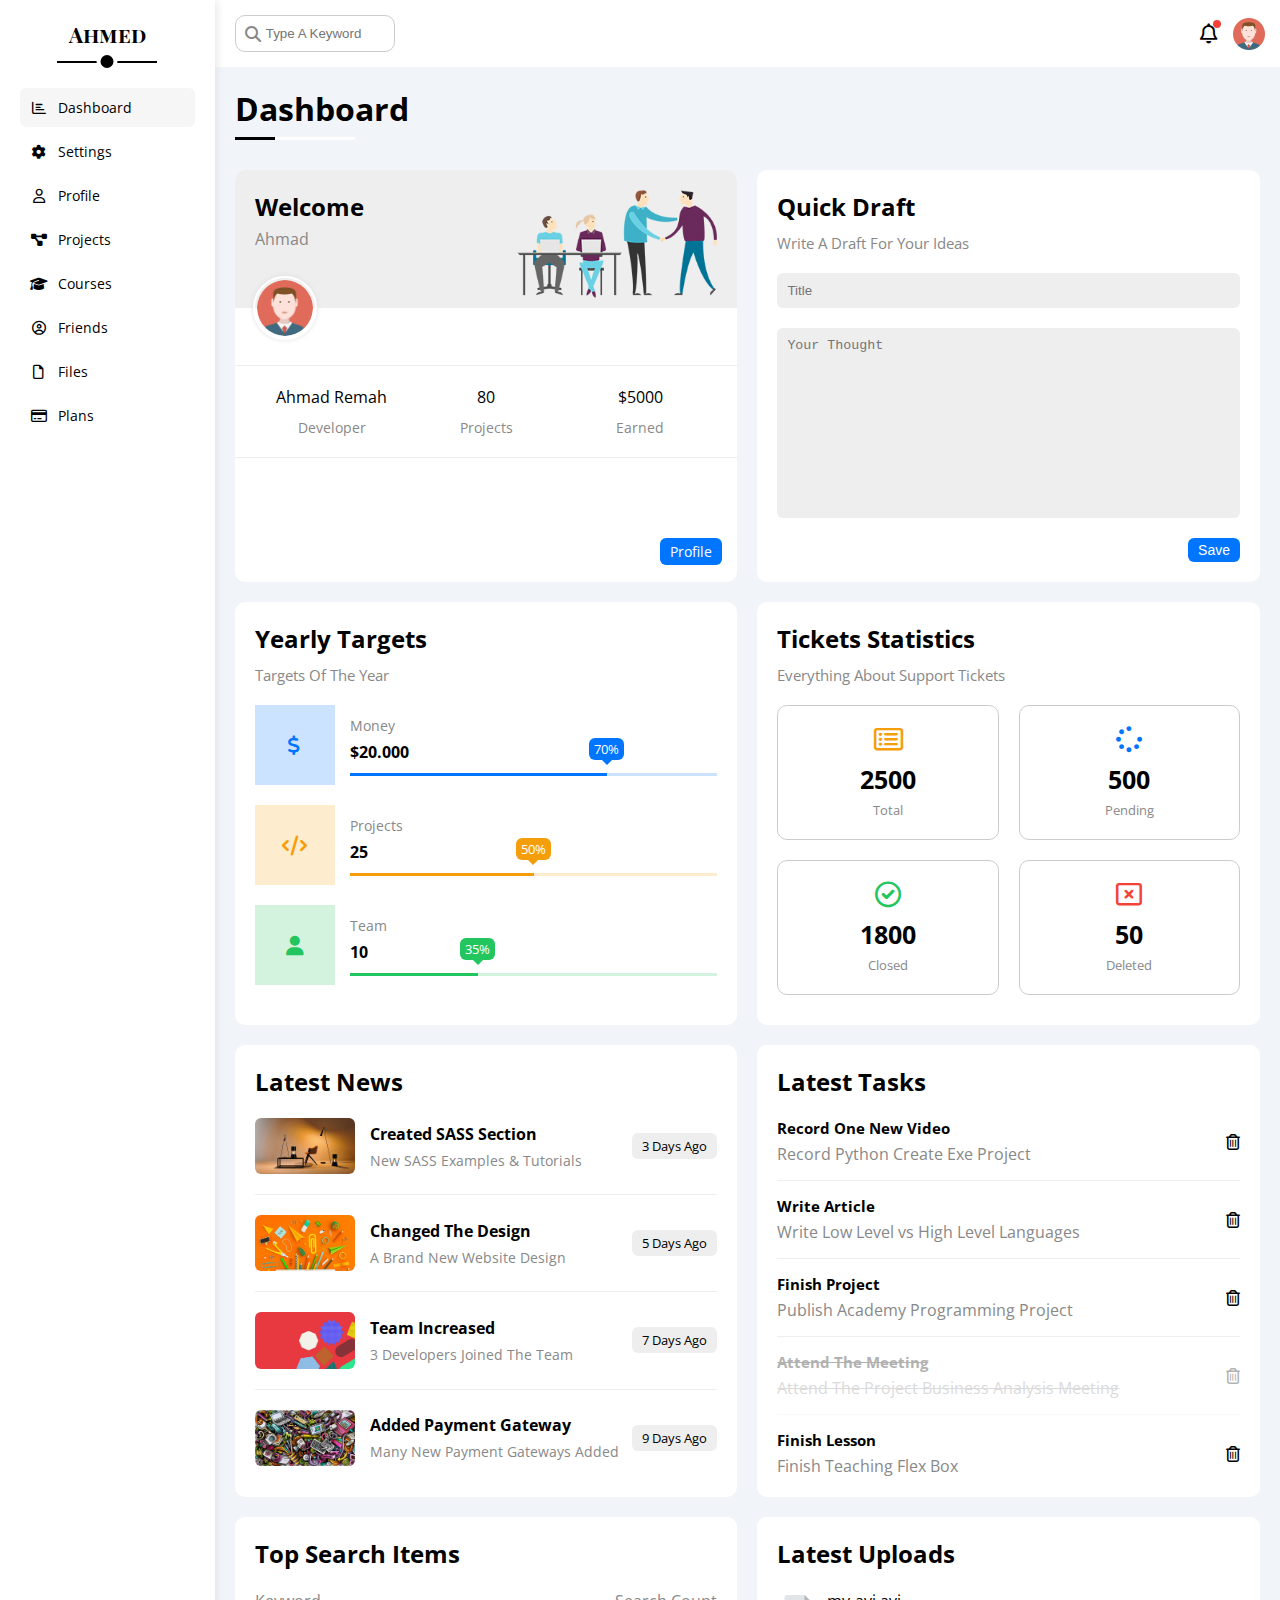
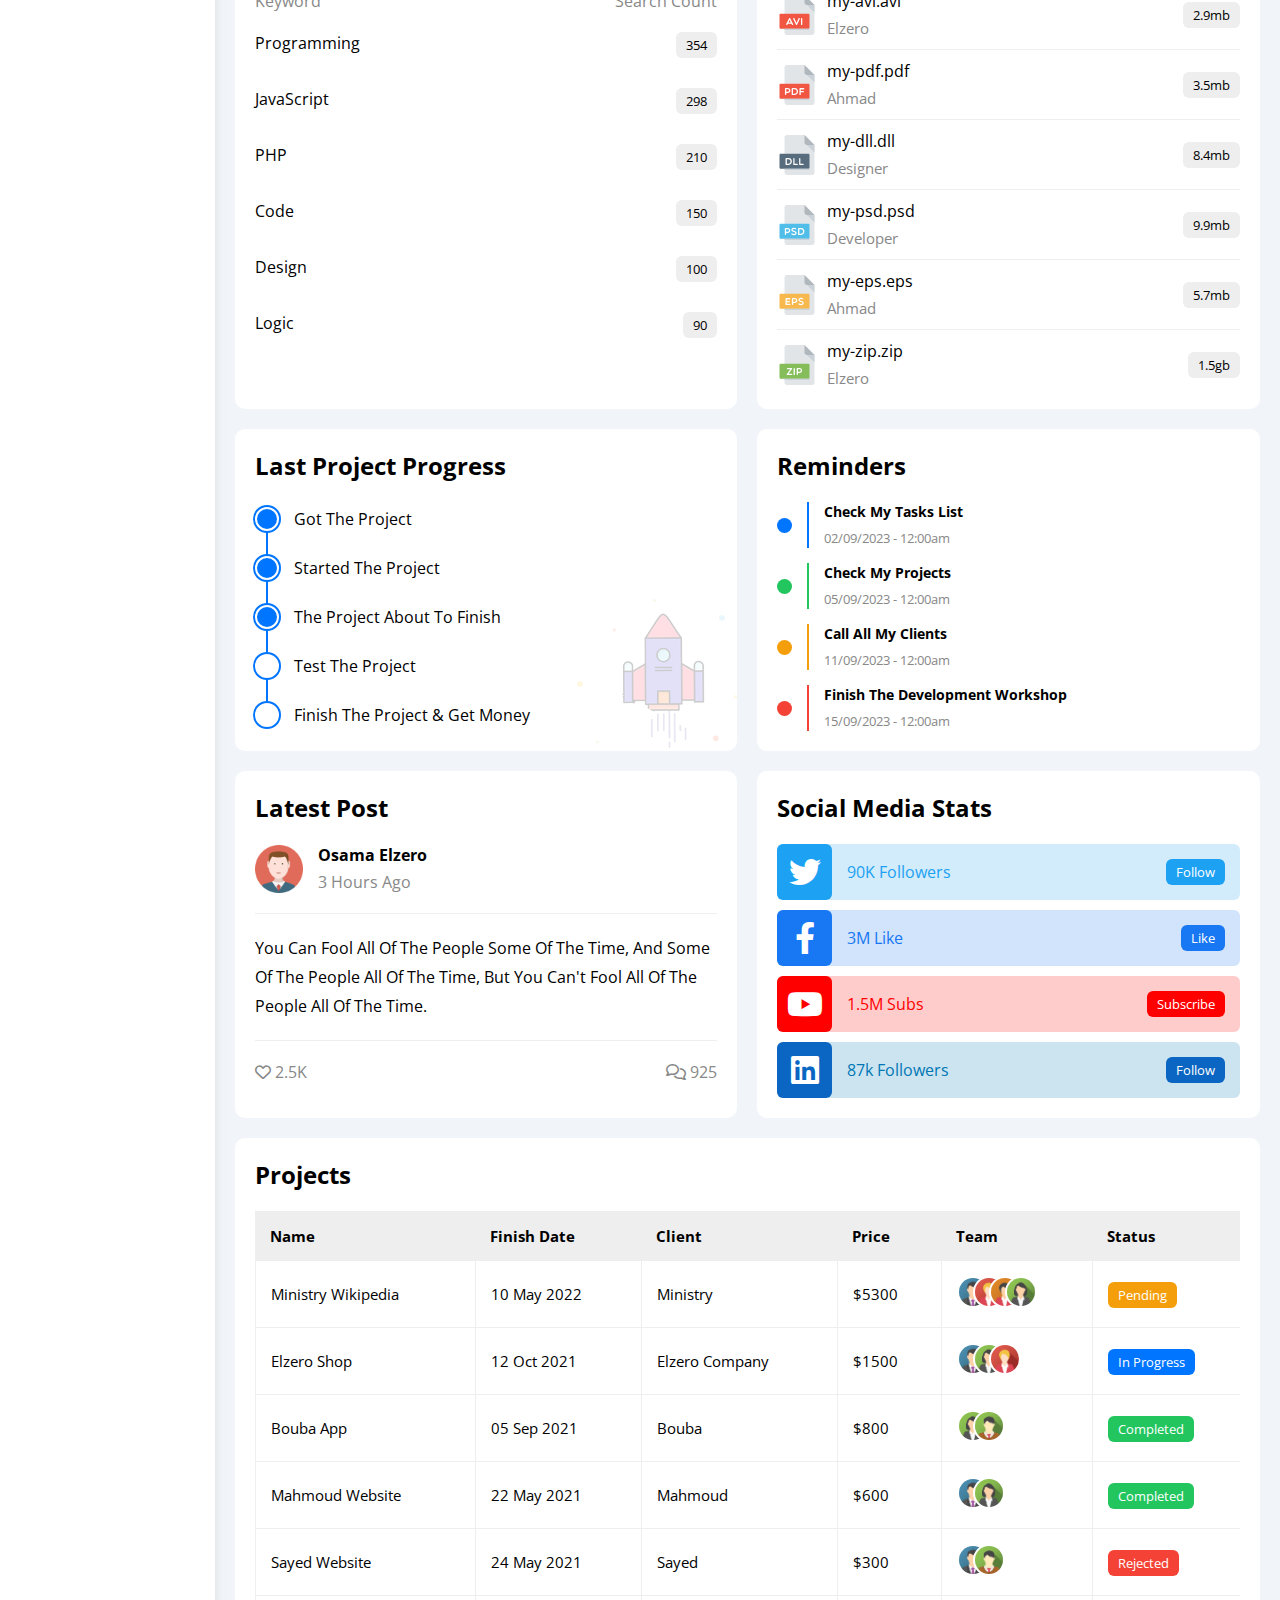
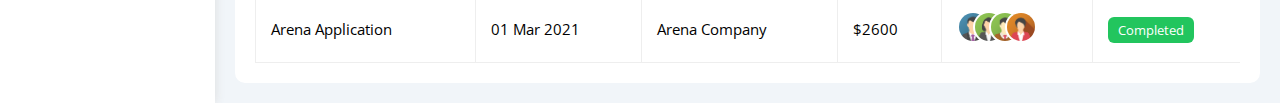
<file: index.html>
<!DOCTYPE html>
<html lang="en">
<head>
    <meta charset="UTF-8">
    <meta name="viewport" content="width=device-width, initial-scale=1.0">
    <!-- Font Awesome Library -->
    <link rel="stylesheet" href="css/all.min.css">
    <!-- Framework File -->
    <link rel="stylesheet" href="css/framework.css">
    <!-- Main Template CSS File -->
    <link rel="stylesheet" href="css/master.css">
    <!-- Google Fonts -->
    <link rel="preconnect" href="https://fonts.googleapis.com">
    <link rel="preconnect" href="https://fonts.gstatic.com" crossorigin>
    <link href="https://fonts.googleapis.com/css2?family=Open+Sans:wght@300;500&family=Playfair+Display+SC:ital@0;1&display=swap" rel="stylesheet">
    <title>Dashboard</title>
</head>
<body>
    <div class="page d-flex">
        <div class="sidebar bg-white p-20 p-relative">
            <h3 class="p-relative txt-c mt-0">Ahmed</h3>
            <ul>
                <li>
                    <a href="index.html" class="focus d-flex align-c fs-14 c-black rad-6 p-10">
                        <i class="fa-regular fa-chart-bar fa-fw"></i>
                        <span>Dashboard</span>
                    </a>
                </li>

                <li>
                    <a href="settings.html" class="d-flex align-c fs-14 c-black rad-6 p-10">
                        <i class="fa-solid fa-gear fa-fw"></i>
                        <span>Settings</span>
                    </a>
                </li>

                <li>
                    <a href="profile.html" class="d-flex align-c fs-14 c-black rad-6 p-10">
                        <i class="fa-regular fa-user fa-fw"></i>
                        <span>Profile</span>
                    </a>
                </li>

                <li>
                    <a href="projects.html" class="d-flex align-c fs-14 c-black rad-6 p-10">
                        <i class="fa-solid fa-diagram-project fa-fw"></i>
                        <span>Projects</span>
                    </a>
                </li>

                <li>
                    <a href="courses.html" class="d-flex align-c fs-14 c-black rad-6 p-10">
                        <i class="fa-solid fa-graduation-cap fa-fw"></i>
                        <span>Courses</span>
                    </a>
                </li>

                <li>
                    <a href="friends.html" class="d-flex align-c fs-14 c-black rad-6 p-10">
                        <i class="fa-regular fa-circle-user fa-fw"></i>
                        <span>Friends</span>
                    </a>
                </li>

                <li>
                    <a href="files.html" class="d-flex align-c fs-14 c-black rad-6 p-10">
                        <i class="fa-regular fa-file fa-fw"></i>
                        <span>Files</span>
                    </a>
                </li>

                <li>
                    <a href="plans.html" class="d-flex align-c fs-14 c-black rad-6 p-10">
                        <i class="fa-regular fa-credit-card fa-fw"></i>
                        <span>Plans</span>
                    </a>
                </li>
            </ul>
        </div>

        <div class="content w-full">
            <!-- Start Head -->
            <div class="head between-flex p-15 bg-white">
                <div class="search p-relative">
                    <input class="p-10" type="search" placeholder="Type A Keyword">
                </div>

                <div class="icons d-flex align-c">
                    <span class="noti p-relative">
                        <i class="fa-regular fa-bell fa-lg"></i>
                    </span>
                    <img src="images/avatar.png" alt="">
                </div>
            </div>
            <!-- End Head -->
            <h1 class="p-relative">Dashboard</h1>

            <div class="wrapper d-grid gap-20">
                <!-- Start Welcome Widget -->
                <div class="welcome bg-white rad-10 txt-c-mobile block-mobile">
                    <div class="intro p-20 d-flex space-between bg-eee">
                        <div>
                            <h2 class="m-0">Welcome</h2>
                            <p class="c-grey mt-5">Ahmad</p>
                        </div>
                        <img src="images/welcome.png" alt="" class="hide-mobile">
                    </div>

                    <img src="images/avatar.png" alt="" class="avatar">

                    <div class="body txt-c d-flex block-mobile mt-20 mb-20 p-20">
                        <div>Ahmad Remah
                            <span class="d-block c-grey fs-14 mt-10">Developer</span>
                        </div>
                        <div>80
                            <span class="d-block c-grey fs-14 mt-10">Projects</span>
                        </div>
                        <div>$5000
                            <span class="d-block c-grey fs-14 mt-10">Earned</span>
                        </div>

                    </div>

                    <a href="profile.html" class="visit d-block fs-14 bg-blue c-white w-fit btn-shape">Profile</a>
                </div>
                <!-- End Welcome Widget -->

                <!-- Start Quick Draft Widget -->
                <div class="quick-draft main-format">
                    <h2 class="mt-0 mb-10">Quick Draft</h2>
                    <p class="mt-0 mb-20 c-grey fs-15">Write A Draft For Your Ideas</p>
                    <form>
                        <input class="d-block mb-20 w-full p-10 b-none bg-eee rad-6" type="text" placeholder="Title">
                        <textarea class="d-block mb-20 w-full p-10 b-none bg-eee rad-6" placeholder="Your Thought"></textarea>
                        <input class="save d-block c-white bg-blue b-none fs-14 w-fit btn-shape" type="submit" value="Save">
                    </form>
                </div>
                <!-- End Quick Draft Widget -->

                <!-- Start Targets -->
                <div class="targets main-format">
                    <h2 class="mt-0 mb-10">Yearly Targets</h2>
                    <p class="c-grey fs-15 mt-0 mb-20">Targets Of The Year</p>
                    <div class="target-row money mb-20 c-flex">
                        <div class="icon c-flex">
                            <i class="fa-solid fa-dollar-sign fa-lg c-blue"></i>
                        </div>

                        <div class="details">
                            <span class="fs-14 c-grey">Money</span>
                            <span class="d-block mt-5 mb-10 fw-b">$20.000</span>
                            <div class="progress p-relative">
                                <span class="bg-blue money c-white"  style="width: 70%">
                                    <span class="bg-blue">70%</span>
                                </span>
                            </div>
                        </div>
                    </div>

                    <div class="target-row projects mb-20 c-flex">
                        <div class="icon c-flex">
                            <i class="fa-solid fa-code fa-lg c-orange"></i>
                        </div>

                        <div class="details">
                            <span class="fs-14 c-grey">Projects</span>
                            <span class="d-block mt-5 mb-10 fw-b">25</span>
                            <div class="progress p-relative">
                                <span class="bg-orange projects c-white" style="width: 50%">
                                    <span class="bg-orange">50%</span>
                                </span>
                            </div>
                        </div>
                    </div>

                    <div class="target-row team mb-20 c-flex">
                        <div class="icon c-flex">
                            <i class="fa-solid fa-user fa-lg c-green"></i>
                        </div>

                        <div class="details">
                            <span class="fs-14 c-grey">Team</span>
                            <span class="d-block mt-5 mb-10 fw-b">10</span>
                            <div class="progress p-relative">
                                <span class="bg-green team c-white"  style="width: 35%">
                                    <span class="bg-green">35%</span>
                                </span>
                            </div>
                        </div>
                    </div>
                </div>
                <!-- End Targets -->

                <!-- Start Tickets -->
                <div class="tickets main-format">
                    <h2 class="mt-0 mb-10">Tickets Statistics</h2>
                    <p class="c-grey fs-15 mt-0 mb-20">Everything About Support Tickets</p>
                    <div class="d-flex txt-c f-wrap gap-20 c-grey">
                        <div class="box p-20 rad-10 fs-13">
                        <i class="fa-regular fa-rectangle-list fa-2x mb-10 c-orange"></i>
                            <span class="d-block fs-25 fw-b mb-5 c-black">2500</span>
                            Total
                        </div>

                        <div class="box p-20 rad-10 fs-13">
                        <i class="fa-solid fa-spinner fa-2x mb-10 c-blue"></i>
                            <span class="d-block fs-25 fw-b mb-5 c-black">500</span>
                            Pending
                        </div>

                        <div class="box p-20 rad-10 fs-13">
                        <i class="fa-regular fa-circle-check fa-2x mb-10 c-green"></i>
                            <span class="d-block fs-25 fw-b mb-5 c-black">1800</span>
                            Closed
                        </div>

                        <div class="box p-20 rad-10 fs-13">
                        <i class="fa-regular fa-rectangle-xmark fa-2x mb-10 c-red"></i>
                            <span class="d-block fs-25 fw-b mb-5 c-black">50</span>
                            Deleted
                        </div>

                    </div>
                </div>
                <!-- End Tickets -->

                <!-- Start News -->
                <div class="news main-format txt-c-mobile">
                    <h2 class="mt-0 mb-20">Latest News</h2>
                        <div class="news-row d-flex align-c block-mobile">
                            <img src="images/news-01.png" alt="">
                            <div class="info">
                                <h3>Created SASS Section</h3>
                                <p class="c-grey fs-14 m-0">New SASS Examples & Tutorials</p>
                            </div>
                            <div class="btn-shape bg-eee fs-13 lable">3 Days Ago</div>
                        </div>

                        <div class="news-row d-flex align-c block-mobile">
                            <img src="images/news-02.png" alt="">
                            <div class="info">
                                <h3>Changed The Design</h3>
                                <p class="c-grey fs-14 m-0">A Brand New Website Design</p>
                            </div>
                            <div class="btn-shape bg-eee fs-13 lable">5 Days Ago</div>
                        </div>

                        <div class="news-row d-flex align-c block-mobile">
                            <img src="images/news-03.png" alt="">
                            <div class="info">
                                <h3>Team Increased</h3>
                                <p class="c-grey fs-14 m-0">3 Developers Joined The Team</p>
                            </div>
                            <div class="btn-shape bg-eee fs-13 lable">7 Days Ago</div>
                        </div>

                        <div class="news-row d-flex align-c block-mobile">
                            <img src="images/news-04.png" alt="">
                            <div class="info">
                                <h3>Added Payment Gateway</h3>
                                <p class="c-grey fs-14 m-0">Many New Payment Gateways Added</p>
                            </div>
                            <div class="btn-shape bg-eee fs-13 lable">9 Days Ago</div>
                    </div>
                </div>
                <!-- End News -->

                <!-- Start Tasks -->
                <div class="tasks main-format">
                    <h2 class="mt-0 mb-20">Latest Tasks</h2>
                    <div class="task-row between-flex">
                        <div class="info">
                            <h3 class="mt-0 mb-5 fs-15">Record One New Video</h3>
                            <p class="c-grey m-0">Record Python Create Exe Project</p>
                        </div>
                        <i class="fa-regular fa-trash-can delete"></i>
                    </div>

                    <div class="task-row between-flex">
                        <div class="info">
                            <h3 class="mt-0 mb-5 fs-15">Write Article</h3>
                            <p class="c-grey m-0">Write Low Level vs High Level Languages</p>
                        </div>
                        <i class="fa-regular fa-trash-can delete"></i>
                    </div>

                    <div class="task-row between-flex">
                        <div class="info">
                            <h3 class="mt-0 mb-5 fs-15">Finish Project</h3>
                            <p class="c-grey m-0">Publish Academy Programming Project</p>
                        </div>
                        <i class="fa-regular fa-trash-can delete"></i>
                    </div>

                    <div class="task-row between-flex done">
                        <div class="info">
                            <h3 class="mt-0 mb-5 fs-15">Attend The Meeting</h3>
                            <p class="c-grey m-0">Attend The Project Business Analysis Meeting</p>
                        </div>
                        <i class="fa-regular fa-trash-can delete"></i>
                    </div>

                    <div class="task-row between-flex">
                        <div class="info">
                            <h3 class="mt-0 mb-5 fs-15">Finish Lesson</h3>
                            <p class="c-grey m-0">Finish Teaching Flex Box</p>
                        </div>
                        <i class="fa-regular fa-trash-can delete"></i>
                    </div>
                </div>
                <!-- End Tasks -->

                <!-- Start Top Search -->
                <div class="top-search main-format">
                    <h2 class="mt-0 mb-20">Top Search Items</h2>
                    <div class="items-head c-grey d-flex space-between mb-20">
                        <div class="">Keyword</div>
                        <div class="">Search Count</div>
                    </div>

                    <div class="items d-flex space-between pb-15">
                        <span class="">Programming</span>
                        <span class="btn-shape bg-eee fs-13">354</span>
                    </div>

                    <div class="items d-flex space-between pt-15 pb-15">
                        <span class="">JavaScript</span>
                        <span class="btn-shape bg-eee fs-13">298</span>
                    </div>

                    <div class="items d-flex space-between pt-15 pb-15">
                        <span class="">PHP</span>
                        <span class="btn-shape bg-eee fs-13">210</span>
                    </div>

                    <div class="items d-flex space-between pt-15 pb-15">
                        <span class="">Code</span>
                        <span class="btn-shape bg-eee fs-13">150</span>
                    </div>

                    <div class="items d-flex space-between pt-15 pb-15">
                        <span class="">Design</span>
                        <span class="btn-shape bg-eee fs-13">100</span>
                    </div>

                    <div class="items d-flex space-between pt-15 pb-15">
                        <span class="">Logic</span>
                        <span class="btn-shape bg-eee fs-13">90</span>
                    </div>
                </div>
                <!-- End Top Search -->

                <!-- Start Uploads -->
                <div class="uploads main-format">
                    <h2 class="mt-0 mb-20">Latest Uploads</h2>
                    <ul>
                        <li class="between-flex b-bottom pb-10 mb-10">
                            <div class="d-flex align-c">
                                <img class="mr-10" src="images/avi.svg" alt="">
                                <div class="">
                                    <span class="d-block mb-5">my-avi.avi</span>
                                    <span class="c-grey fs-15">Elzero</span>
                                </div>
                            </div>
                            <div class="btn-shape bg-eee fs-13">2.9mb</div>
                        </li>

                        <li class="between-flex b-bottom pb-10 mb-10">
                            <div class="d-flex align-c">
                                <img class="mr-10" src="images/pdf.svg" alt="">
                                <div class="">
                                    <span class="d-block mb-5">my-pdf.pdf</span>
                                    <span class="c-grey fs-15">Ahmad</span>
                                </div>
                            </div>
                            <div class="btn-shape bg-eee fs-13">3.5mb</div>
                        </li>

                        <li class="between-flex b-bottom pb-10 mb-10">
                            <div class="d-flex align-c">
                                <img class="mr-10" src="images/dll.svg" alt="">
                                <div class="">
                                    <span class="d-block mb-5">my-dll.dll</span>
                                    <span class="c-grey fs-15">Designer</span>
                                </div>
                            </div>
                            <div class="btn-shape bg-eee fs-13">8.4mb</div>
                        </li>

                        <li class="between-flex b-bottom pb-10 mb-10">
                            <div class="d-flex align-c">
                                <img class="mr-10" src="images/psd.svg" alt="">
                                <div class="">
                                    <span class="d-block mb-5">my-psd.psd</span>
                                    <span class="c-grey fs-15">Developer</span>
                                </div>
                            </div>
                            <div class="btn-shape bg-eee fs-13">9.9mb</div>
                        </li>

                        <li class="between-flex b-bottom pb-10 mb-10">
                            <div class="d-flex align-c">
                                <img class="mr-10" src="images/eps.svg" alt="">
                                <div class="">
                                    <span class="d-block mb-5">my-eps.eps</span>
                                    <span class="c-grey fs-15">Ahmad</span>
                                </div>
                            </div>
                            <div class="btn-shape bg-eee fs-13">5.7mb</div>
                        </li>

                        <li class="between-flex">
                            <div class="d-flex align-c">
                                <img class="mr-10" src="images/zip.svg" alt="">
                                <div class="">
                                    <span class="d-block mb-5">my-zip.zip</span>
                                    <span class="c-grey fs-15">Elzero</span>
                                </div>
                            </div>
                            <div class="btn-shape bg-eee fs-13">1.5gb</div>
                        </li>
                    </ul>
                </div>
                <!-- End Uploads -->

                <!-- Start Project Progrees-->
                <div class="proj-prog main-format p-relative">
                    <h2 class="mt-0 mb-20">Last Project Progress</h2>

                    <ul class="p-relative">
                        <li class="mt-25 d-flex align-c done">Got The Project</li>
                        <li class="mt-25 d-flex align-c done">Started The Project</li>
                        <li class="mt-25 d-flex align-c done">The Project About To Finish</li>
                        <li class="mt-25 d-flex align-c current">Test The Project</li>
                        <li class="mt-25 d-flex align-c">Finish The Project & Get Money</li>
                    </ul>

                    <img class="launch-icon hide-mobile" src="images/project.png" alt="">
                </div>
                <!-- End Project Progrees-->

                <!-- Start Reminders -->
                <div class="reminders main-format">
                    <h2 class="mt-0 mb-20">Reminders</h2>
                    
                    <ul class="m-0">
                        <li class="d-flex align-c mb-15">
                            <span class="bg-blue d-block rad-half key mr-15"></span>
                            <div class="pl-15 blue">
                                <p class="fw-b fs-14 mt-0 mb-5">Check My Tasks List</p>
                                <span class="c-grey fs-13">02/09/2023 - 12:00am</span>
                            </div>
                        </li>

                        <li class="d-flex align-c mb-15">
                            <span class="bg-green d-block rad-half key mr-15"></span>
                            <div class="pl-15 green">
                                <p class="fw-b fs-14 mt-0 mb-5">Check My Projects</p>
                                <span class="c-grey fs-13">05/09/2023 - 12:00am</span>
                            </div>
                        </li>
                        
                        <li class="d-flex align-c mb-15">
                            <span class="bg-orange d-block rad-half key mr-15"></span>
                            <div class="pl-15 orange">
                                <p class="fw-b fs-14 mt-0 mb-5">Call All My Clients</p>
                                <span class="c-grey fs-13">11/09/2023 - 12:00am</span>
                            </div>
                        </li>
                        
                        <li class="d-flex align-c">
                            <span class="bg-red d-block rad-half key mr-15"></span>
                            <div class="pl-15 red">
                                <p class="fw-b fs-14 mt-0 mb-5">Finish The Development Workshop</p>
                                <span class="c-grey fs-13">15/09/2023 - 12:00am</span>
                            </div>
                        </li>
                        
                    </ul>
                </div>
                <!-- End Reminders -->

                <!-- Start Last Post -->
                <div class="last-post main-format">
                    <h2 class="mt-0 mb-20">Latest Post</h2>
                    <div class="d-flex align-c">
                        <img class="avatar mr-15" src="images/avatar.png" alt="">
                        <div class="info ml-5">
                            <span class="d-block fw-b mb-5">Osama Elzero</span>
                            <span class="c-grey">3 Hours Ago</span>
                        </div>

                    </div>

                    <div class="content pt-20 pb-20 mt-20 mb-20 txt-c-mobile">
                        You can fool all of the people some of the time, and some of the people all of the time, 
                        but you can't fool all of the people all of the time. 
                    </div>

                    <div class="post-stats between-flex c-grey">
                        <div>
                            <i class="fa-regular fa-heart"></i>
                            <span>2.5K</span>
                        </div>
                        <div>
                            <i class="fa-regular fa-comments"></i>
                            <span>925</span>
                        </div>
                    </div>
                </div>
                <!-- End Last Post -->

                <!-- Start Social Media -->
                <div class="social main-format">
                    <h2 class="mt-0 mb-20">Social Media Stats</h2>
                    <div class="box twitter p-relative between-flex p-15 mb-10 rad-6">
                        <i class="fa-brands fa-twitter fa-2x h-full c-flex c-white rad-6"></i>
                        <span>90K Followers</span>
                        <a class="btn-shape fs-13 c-white" href="">Follow</a>
                    </div>

                    <div class="box facebook p-relative between-flex p-15 mb-10 rad-6">
                        <i class="fa-brands fa-facebook-f fa-2x c-white h-full c-flex rad-6"></i>
                        <span>3M Like</span>
                        <a class="btn-shape fs-13 c-white" href="">Like</a>
                    </div>

                    <div class="box youtube p-relative between-flex p-15 mb-10 rad-6">
                        <i class="fa-brands fa-youtube fa-2x h-full c-flex c-white rad-6"></i>
                        <span>1.5M Subs</span>
                        <a class="btn-shape fs-13 c-white" href="">Subscribe</a>
                    </div>

                    <div class="box linkedin p-relative between-flex p-15 rad-6">
                        <i class="fa-brands fa-linkedin fa-2x h-full c-flex c-white rad-6"></i>
                        <span>87k Followers</span>
                        <a class="btn-shape fs-13 c-white" href="">Follow</a>
                    </div>
                </div>
                <!-- End Social Media -->


            </div>

            <!-- Start Projects Table -->
            <div class="projects main-format m-20">
                <h2 class="mt-0 mb-20">Projects</h2>
                <div class="responsive-table">
                    <table class="fs-15 w-full">
                        <thead>
                            <tr>
                                <td>Name</td>
                                <td>Finish Date</td>
                                <td>Client</td>
                                <td>Price</td>
                                <td>Team</td>
                                <td>Status</td>
                            </tr>
                        </thead>

                        <tbody>
                            <tr>
                                <td>Ministry Wikipedia</td>
                                <td>10 May 2022</td>
                                <td> 	Ministry</td>
                                <td>$5300</td>
                                <td>
                                    <img src="images/team-01.png" alt="">
                                    <img src="images/team-05.png" alt="">
                                    <img src="images/team-04.png" alt="">
                                    <img src="images/team-02.png" alt="">
                                </td>
                                <td>
                                    <span class="label bg-orange c-white btn-shape">Pending</span>
                                </td>
                            </tr>
                            <tr>
                                <td>Elzero Shop</td>
                                <td>12 Oct 2021</td>
                                <td>Elzero Company</td>
                                <td>$1500</td>
                                <td>
                                  <img src="images/team-01.png" alt="" />
                                  <img src="images/team-02.png" alt="" />
                                  <img src="images/team-05.png" alt="" />
                                </td>
                                <td><span class="label btn-shape bg-blue c-white">In Progress</span></td>
                              </tr>
                              <tr>
                                <td>Bouba App</td>
                                <td>05 Sep 2021</td>
                                <td>Bouba</td>
                                <td>$800</td>
                                <td>
                                  <img src="images/team-02.png" alt="" />
                                  <img src="images/team-03.png" alt="" />
                                </td>
                                <td><span class="label btn-shape bg-green c-white">Completed</span></td>
                              </tr>
                              <tr>
                                <td>Mahmoud Website</td>
                                <td>22 May 2021</td>
                                <td>Mahmoud</td>
                                <td>$600</td>
                                <td>
                                  <img src="images/team-01.png" alt="" />
                                  <img src="images/team-02.png" alt="" />
                                </td>
                                <td><span class="label btn-shape bg-green c-white">Completed</span></td>
                              </tr>
                              <tr>
                                <td>Sayed Website</td>
                                <td>24 May 2021</td>
                                <td>Sayed</td>
                                <td>$300</td>
                                <td>
                                  <img src="images/team-01.png" alt="" />
                                  <img src="images/team-03.png" alt="" />
                                </td>
                                <td><span class="label btn-shape bg-red c-white">Rejected</span></td>
                              </tr>
                              <tr>
                                <td>Arena Application</td>
                                <td>01 Mar 2021</td>
                                <td>Arena Company</td>
                                <td>$2600</td>
                                <td>
                                  <img src="images/team-01.png" alt="" />
                                  <img src="images/team-02.png" alt="" />
                                  <img src="images/team-03.png" alt="" />
                                  <img src="images/team-04.png" alt="" />
                                </td>
                                <td><span class="label btn-shape bg-green c-white">Completed</span></td>
                              </tr>
                        </tbody>
                    </table>
                </div>
            </div>
            <!-- End Projects Table -->
        </div>
    </div>
</body>
</html>
</file>
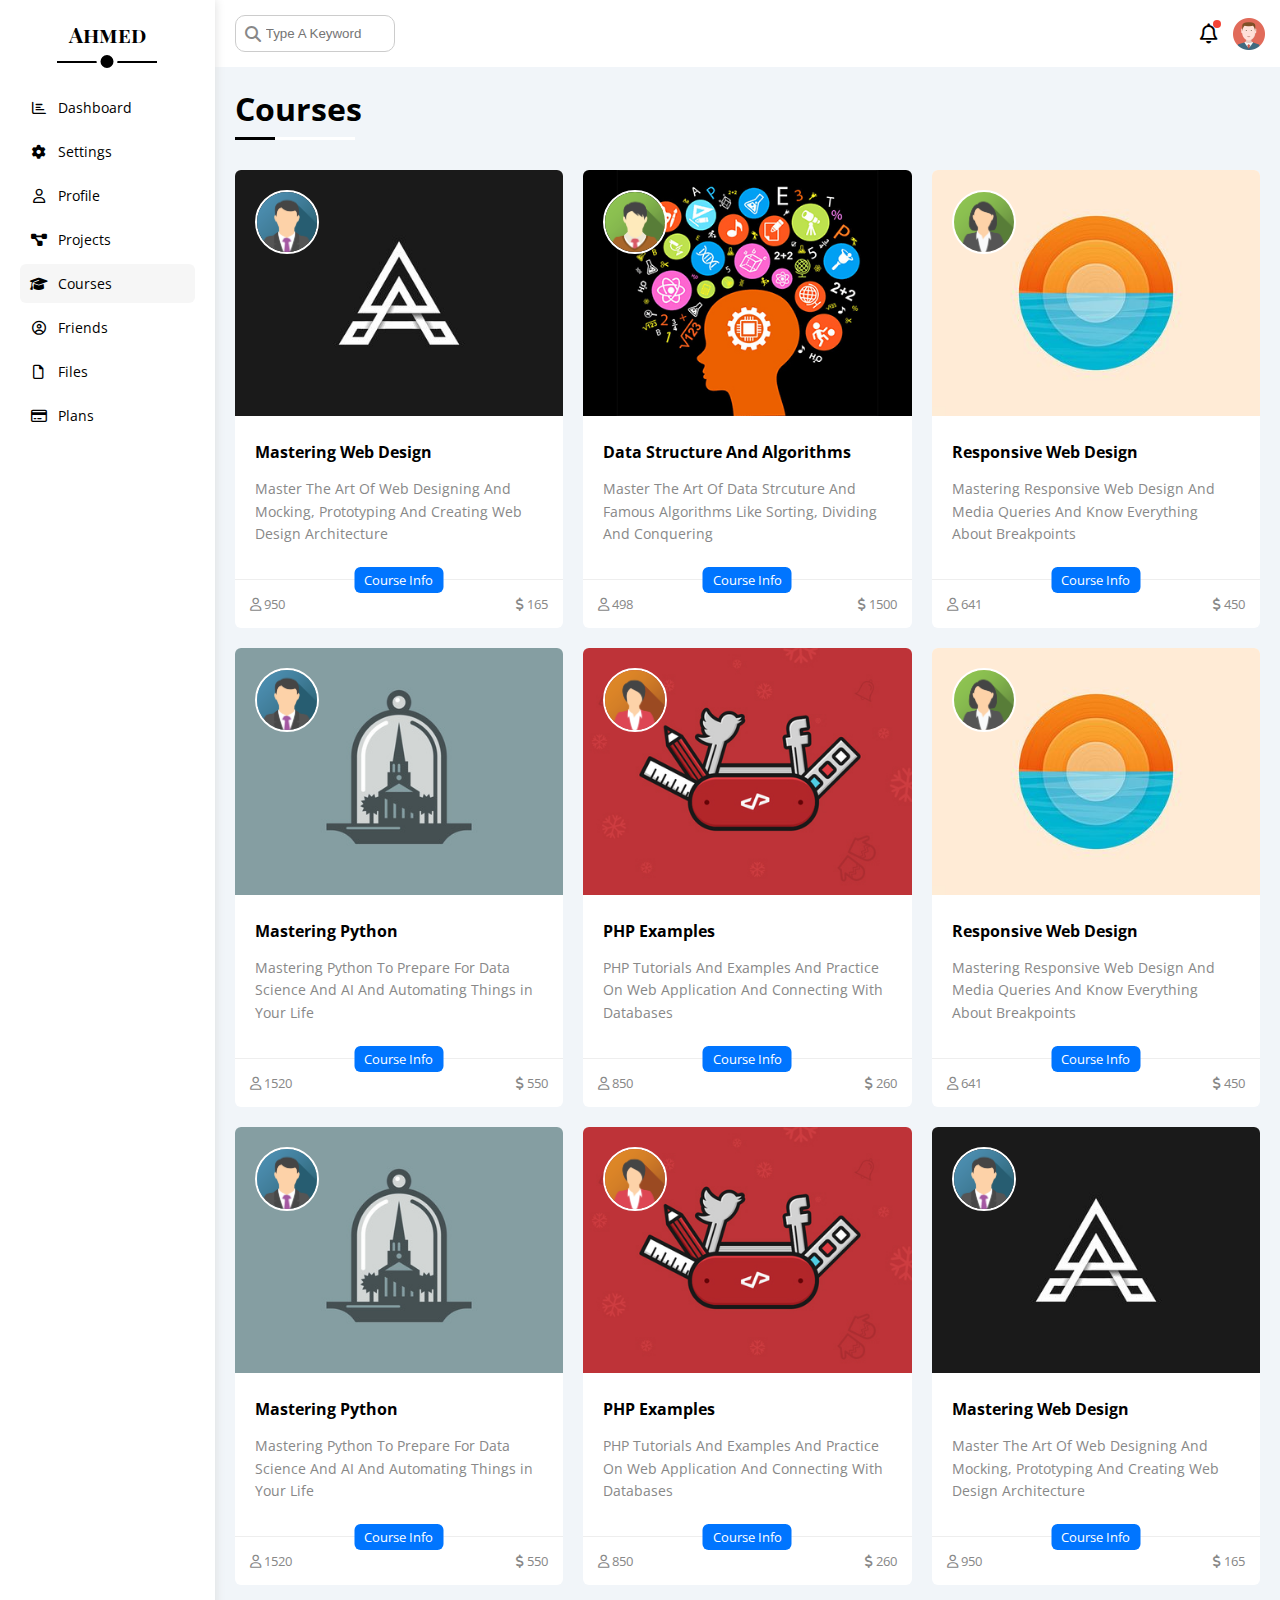
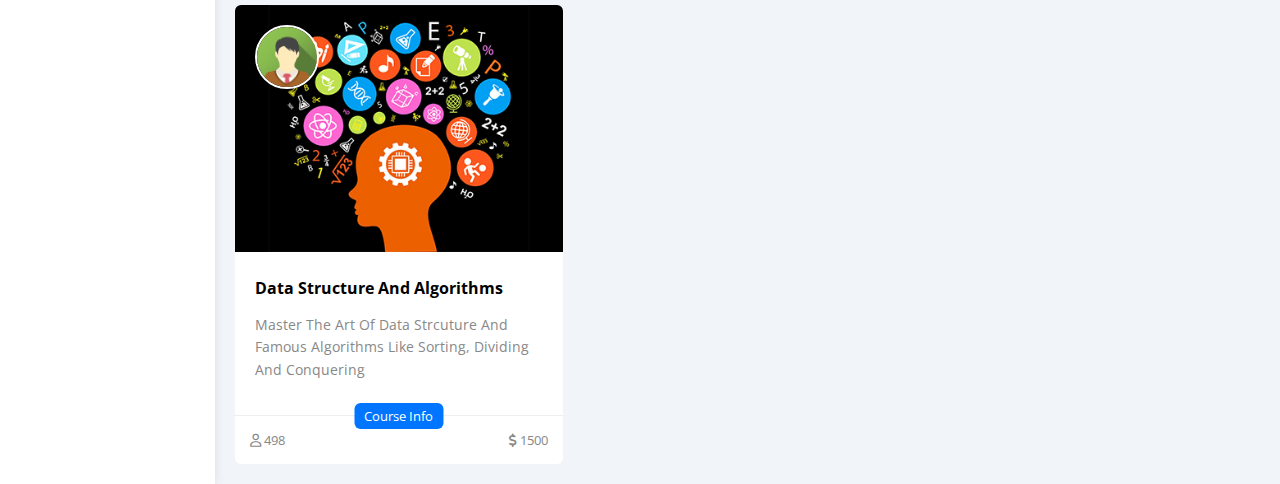
<file: courses.html>
<!DOCTYPE html>
<html lang="en">
<head>
    <meta charset="UTF-8">
    <meta name="viewport" content="width=device-width, initial-scale=1.0">
    <!-- Font Awesome Library -->
    <link rel="stylesheet" href="css/all.min.css">
    <!-- Framework File -->
    <link rel="stylesheet" href="css/framework.css">
    <!-- Main Template CSS File -->
    <link rel="stylesheet" href="css/master.css">
    <!-- Google Fonts -->
    <link rel="preconnect" href="https://fonts.googleapis.com">
    <link rel="preconnect" href="https://fonts.gstatic.com" crossorigin>
    <link href="https://fonts.googleapis.com/css2?family=Open+Sans:wght@300;500&family=Playfair+Display+SC:ital@0;1&display=swap" rel="stylesheet">
    <title>Courses</title>
</head>
<body>
    <div class="page d-flex">
        <div class="sidebar bg-white p-20 p-relative">
            <h3 class="p-relative txt-c mt-0">Ahmed</h3>
            <ul>
                <li>
                    <a href="index.html" class="d-flex align-c fs-14 c-black rad-6 p-10">
                        <i class="fa-regular fa-chart-bar fa-fw"></i>
                        <span>Dashboard</span>
                    </a>
                </li>

                <li>
                    <a href="settings.html" class="d-flex align-c fs-14 c-black rad-6 p-10">
                        <i class="fa-solid fa-gear fa-fw"></i>
                        <span>Settings</span>
                    </a>
                </li>

                <li>
                    <a href="profile.html" class="d-flex align-c fs-14 c-black rad-6 p-10">
                        <i class="fa-regular fa-user fa-fw"></i>
                        <span>Profile</span>
                    </a>
                </li>

                <li>
                    <a href="projects.html" class="d-flex align-c fs-14 c-black rad-6 p-10">
                        <i class="fa-solid fa-diagram-project fa-fw"></i>
                        <span>Projects</span>
                    </a>
                </li>

                <li>
                    <a href="courses.html" class="focus d-flex align-c fs-14 c-black rad-6 p-10">
                        <i class="fa-solid fa-graduation-cap fa-fw"></i>
                        <span>Courses</span>
                    </a>
                </li>

                <li>
                    <a href="friends.html" class="d-flex align-c fs-14 c-black rad-6 p-10">
                        <i class="fa-regular fa-circle-user fa-fw"></i>
                        <span>Friends</span>
                    </a>
                </li>

                <li>
                    <a href="files.html" class="d-flex align-c fs-14 c-black rad-6 p-10">
                        <i class="fa-regular fa-file fa-fw"></i>
                        <span>Files</span>
                    </a>
                </li>

                <li>
                    <a href="plans.html" class="d-flex align-c fs-14 c-black rad-6 p-10">
                        <i class="fa-regular fa-credit-card fa-fw"></i>
                        <span>Plans</span>
                    </a>
                </li>
            </ul>
        </div>

        <div class="content w-full">
            <!-- Start Head -->
            <div class="head between-flex p-15 bg-white">
                <div class="search p-relative">
                    <input class="p-10" type="search" placeholder="Type A Keyword">
                </div>

                <div class="icons d-flex align-c">
                    <span class="noti p-relative">
                        <i class="fa-regular fa-bell fa-lg"></i>
                    </span>
                    <img src="images/avatar.png" alt="">
                </div>
            </div>
            <!-- End Head -->
            <h1 class="p-relative">Courses</h1>

            <div class="courses-page d-grid m-20 gap-20">
                <div class="course p-relative rad-6 bg-white">
                    <img class="cover" src="images/course-01.jpg" alt="">
                    <img class="instructor" src="images/team-01.png" alt="">
                    <div class="p-20">
                        <h4 class="m-0">Mastering Web Design</h4>
                        <p class="description mt-15 fs-14 c-grey">Master The Art Of Web Designing And Mocking, Prototyping And Creating Web Design Architecture</p>
                    </div>

                    <div class="info p-15 between-flex p-relative fs-13">
                        <span class="title bg-blue btn-shape c-white">Course Info</span>
                        <span class="c-grey">
                            <i class="fa-regular fa-user"></i>
                            950
                        </span>
                        <span class="c-grey">
                            <i class="fa-solid fa-dollar-sign"></i>
                            165
                        </span>
                    </div>
                </div>

                <div class="course p-relative rad-6 bg-white">
                    <img class="cover" src="images/course-02.jpg" alt="">
                    <img class="instructor" src="images/team-03.png" alt="">
                    <div class="p-20">
                        <h4 class="m-0">Data Structure And Algorithms</h4>
                        <p class="description mt-15 fs-14 c-grey">Master The Art Of Data Strcuture And Famous Algorithms Like Sorting, Dividing And Conquering </p>
                    </div>

                    <div class="info p-15 between-flex p-relative fs-13">
                        <span class="title bg-blue btn-shape c-white">Course Info</span>
                        <span class="c-grey">
                            <i class="fa-regular fa-user"></i>
                            498
                        </span>
                        <span class="c-grey">
                            <i class="fa-solid fa-dollar-sign"></i>
                            1500
                        </span>
                    </div>
                </div>

                <div class="course p-relative rad-6 bg-white">
                    <img class="cover" src="images/course-03.jpg" alt="">
                    <img class="instructor" src="images/team-02.png" alt="">
                    <div class="p-20">
                        <h4 class="m-0">Responsive Web Design</h4>
                        <p class="description mt-15 fs-14 c-grey">Mastering Responsive Web Design And Media Queries And Know Everything About Breakpoints</p>
                    </div>

                    <div class="info p-15 between-flex p-relative fs-13">
                        <span class="title bg-blue btn-shape c-white">Course Info</span>
                        <span class="c-grey">
                            <i class="fa-regular fa-user"></i>
                            641
                        </span>
                        <span class="c-grey">
                            <i class="fa-solid fa-dollar-sign"></i>
                            450
                        </span>
                    </div>
                </div>

                <div class="course p-relative rad-6 bg-white">
                    <img class="cover" src="images/course-04.jpg" alt="">
                    <img class="instructor" src="images/team-01.png" alt="">
                    <div class="p-20">
                        <h4 class="m-0">Mastering Python</h4>
                        <p class="description mt-15 fs-14 c-grey">Mastering Python To Prepare For Data Science And AI And Automating Things in Your Life </p>
                    </div>

                    <div class="info p-15 between-flex p-relative fs-13">
                        <span class="title bg-blue btn-shape c-white">Course Info</span>
                        <span class="c-grey">
                            <i class="fa-regular fa-user"></i>
                            1520
                        </span>
                        <span class="c-grey">
                            <i class="fa-solid fa-dollar-sign"></i>
                            550
                        </span>
                    </div>
                </div>
                
                <div class="course p-relative rad-6 bg-white">
                    <img class="cover" src="images/course-05.jpg" alt="">
                    <img class="instructor" src="images/team-04.png" alt="">
                    <div class="p-20">
                        <h4 class="m-0">PHP Examples</h4>
                        <p class="description mt-15 fs-14 c-grey">PHP Tutorials And Examples And Practice On Web Application And Connecting With Databases</p>
                    </div>

                    <div class="info p-15 between-flex p-relative fs-13">
                        <span class="title bg-blue btn-shape c-white">Course Info</span>
                        <span class="c-grey">
                            <i class="fa-regular fa-user"></i>
                            850
                        </span>
                        <span class="c-grey">
                            <i class="fa-solid fa-dollar-sign"></i>
                            260
                        </span>
                    </div>
                </div>

                <div class="course p-relative rad-6 bg-white">
                    <img class="cover" src="images/course-03.jpg" alt="">
                    <img class="instructor" src="images/team-02.png" alt="">
                    <div class="p-20">
                        <h4 class="m-0">Responsive Web Design</h4>
                        <p class="description mt-15 fs-14 c-grey">Mastering Responsive Web Design And Media Queries And Know Everything About Breakpoints</p>
                    </div>

                    <div class="info p-15 between-flex p-relative fs-13">
                        <span class="title bg-blue btn-shape c-white">Course Info</span>
                        <span class="c-grey">
                            <i class="fa-regular fa-user"></i>
                            641
                        </span>
                        <span class="c-grey">
                            <i class="fa-solid fa-dollar-sign"></i>
                            450
                        </span>
                    </div>
                </div>

                <div class="course p-relative rad-6 bg-white">
                    <img class="cover" src="images/course-04.jpg" alt="">
                    <img class="instructor" src="images/team-01.png" alt="">
                    <div class="p-20">
                        <h4 class="m-0">Mastering Python</h4>
                        <p class="description mt-15 fs-14 c-grey">Mastering Python To Prepare For Data Science And AI And Automating Things in Your Life </p>
                    </div>

                    <div class="info p-15 between-flex p-relative fs-13">
                        <span class="title bg-blue btn-shape c-white">Course Info</span>
                        <span class="c-grey">
                            <i class="fa-regular fa-user"></i>
                            1520
                        </span>
                        <span class="c-grey">
                            <i class="fa-solid fa-dollar-sign"></i>
                            550
                        </span>
                    </div>
                </div>
                
                <div class="course p-relative rad-6 bg-white">
                    <img class="cover" src="images/course-05.jpg" alt="">
                    <img class="instructor" src="images/team-04.png" alt="">
                    <div class="p-20">
                        <h4 class="m-0">PHP Examples</h4>
                        <p class="description mt-15 fs-14 c-grey">PHP Tutorials And Examples And Practice On Web Application And Connecting With Databases</p>
                    </div>

                    <div class="info p-15 between-flex p-relative fs-13">
                        <span class="title bg-blue btn-shape c-white">Course Info</span>
                        <span class="c-grey">
                            <i class="fa-regular fa-user"></i>
                            850
                        </span>
                        <span class="c-grey">
                            <i class="fa-solid fa-dollar-sign"></i>
                            260
                        </span>
                    </div>
                </div>

                <div class="course p-relative rad-6 bg-white">
                    <img class="cover" src="images/course-01.jpg" alt="">
                    <img class="instructor" src="images/team-01.png" alt="">
                    <div class="p-20">
                        <h4 class="m-0">Mastering Web Design</h4>
                        <p class="description mt-15 fs-14 c-grey">Master The Art Of Web Designing And Mocking, Prototyping And Creating Web Design Architecture</p>
                    </div>

                    <div class="info p-15 between-flex p-relative fs-13">
                        <span class="title bg-blue btn-shape c-white">Course Info</span>
                        <span class="c-grey">
                            <i class="fa-regular fa-user"></i>
                            950
                        </span>
                        <span class="c-grey">
                            <i class="fa-solid fa-dollar-sign"></i>
                            165
                        </span>
                    </div>
                </div>

                <div class="course p-relative rad-6 bg-white">
                    <img class="cover" src="images/course-02.jpg" alt="">
                    <img class="instructor" src="images/team-03.png" alt="">
                    <div class="p-20">
                        <h4 class="m-0">Data Structure And Algorithms</h4>
                        <p class="description mt-15 fs-14 c-grey">Master The Art Of Data Strcuture And Famous Algorithms Like Sorting, Dividing And Conquering </p>
                    </div>

                    <div class="info p-15 between-flex p-relative fs-13">
                        <span class="title bg-blue btn-shape c-white">Course Info</span>
                        <span class="c-grey">
                            <i class="fa-regular fa-user"></i>
                            498
                        </span>
                        <span class="c-grey">
                            <i class="fa-solid fa-dollar-sign"></i>
                            1500
                        </span>
                    </div>
                </div>
            </div>
        </div>
    </div>
</body>
</html>
</file>
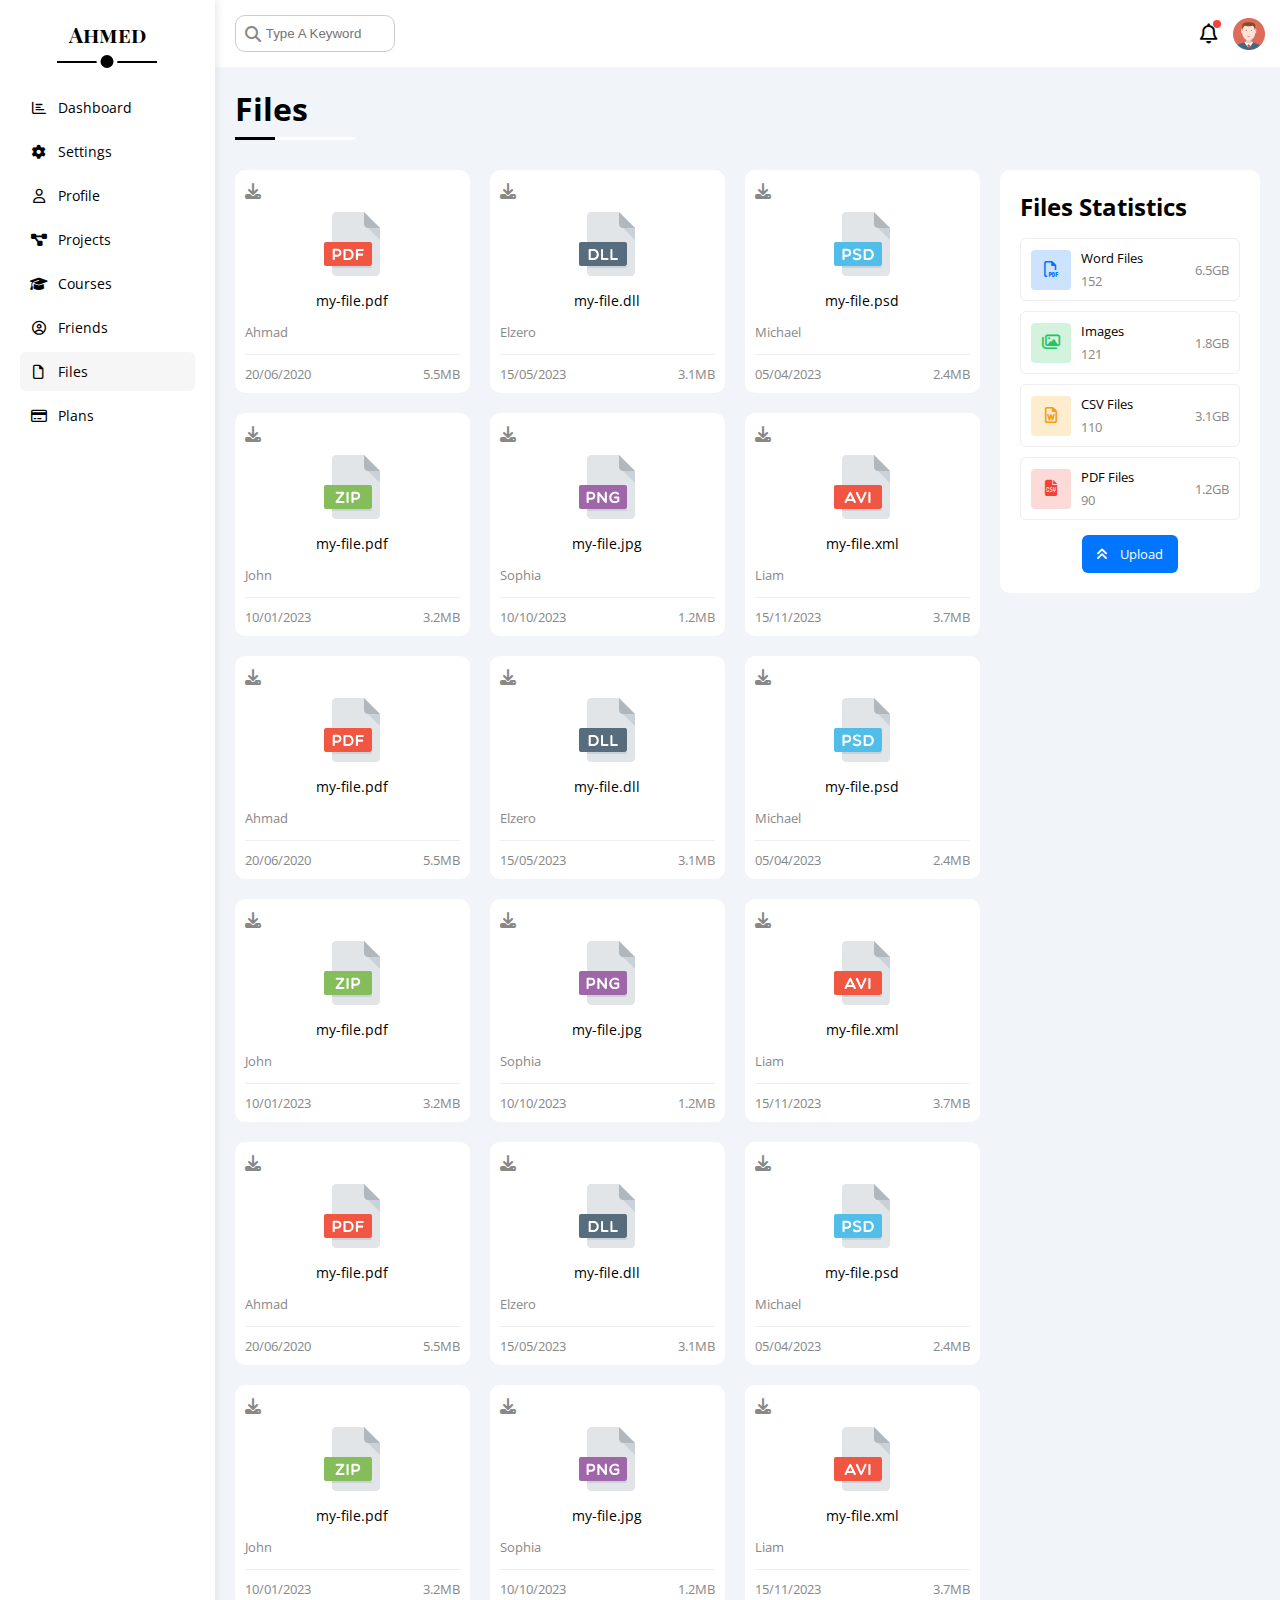
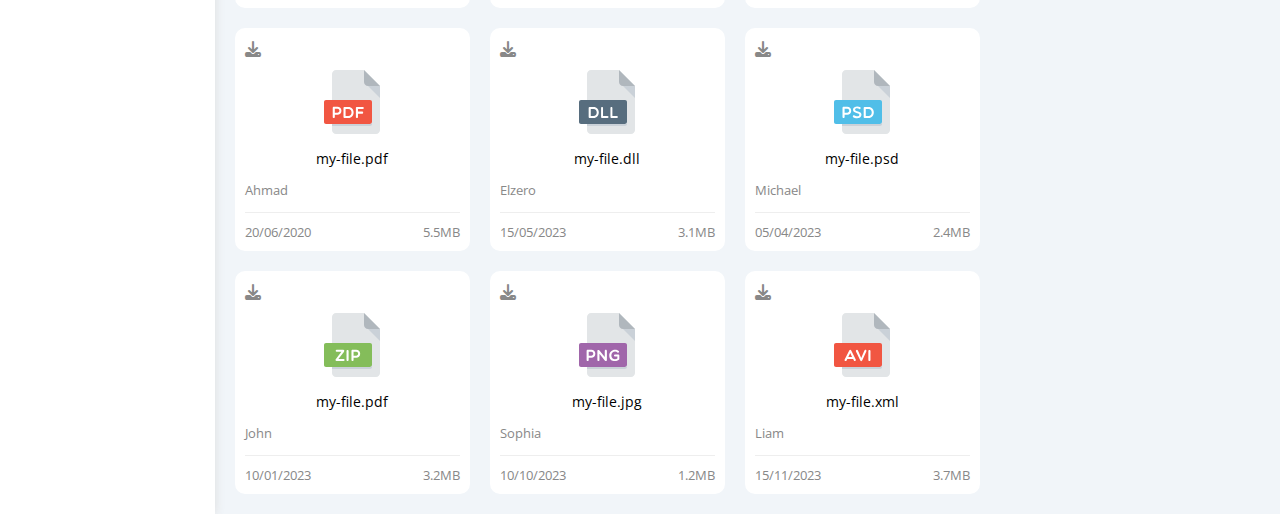
<file: files.html>
<!DOCTYPE html>
<html lang="en">
    <head>
        <meta charset="UTF-8">
        <meta name="viewport" content="width=device-width, initial-scale=1.0">
        <!-- Font Awesome Library -->
        <link rel="stylesheet" href="css/all.min.css">
        <!-- Framework File -->
        <link rel="stylesheet" href="css/framework.css">
        <!-- Main Template CSS File -->
        <link rel="stylesheet" href="css/master.css">
        <!-- Google Fonts -->
        <link rel="preconnect" href="https://fonts.googleapis.com">
        <link rel="preconnect" href="https://fonts.gstatic.com" crossorigin>
        <link href="https://fonts.googleapis.com/css2?family=Open+Sans:wght@300;500&family=Playfair+Display+SC:ital@0;1&display=swap" rel="stylesheet">
        <title>Files</title>
    </head>
    <body>
        <div class="page d-flex">
            <div class="sidebar bg-white p-20 p-relative">
                <h3 class="p-relative txt-c mt-0">Ahmed</h3>
                <ul>
                    <li>
                        <a href="index.html" class="d-flex align-c fs-14 c-black rad-6 p-10">
                            <i class="fa-regular fa-chart-bar fa-fw"></i>
                            <span>Dashboard</span>
                        </a>
                    </li>

                    <li>
                        <a href="settings.html" class="d-flex align-c fs-14 c-black rad-6 p-10">
                            <i class="fa-solid fa-gear fa-fw"></i>
                            <span>Settings</span>
                        </a>
                    </li>

                    <li>
                        <a href="profile.html" class="d-flex align-c fs-14 c-black rad-6 p-10">
                            <i class="fa-regular fa-user fa-fw"></i>
                            <span>Profile</span>
                        </a>
                    </li>

                    <li>
                        <a href="projects.html" class="d-flex align-c fs-14 c-black rad-6 p-10">
                            <i class="fa-solid fa-diagram-project fa-fw"></i>
                            <span>Projects</span>
                        </a>
                    </li>

                    <li>
                        <a href="courses.html" class="d-flex align-c fs-14 c-black rad-6 p-10">
                            <i class="fa-solid fa-graduation-cap fa-fw"></i>
                            <span>Courses</span>
                        </a>
                    </li>

                    <li>
                        <a href="friends.html" class="d-flex align-c fs-14 c-black rad-6 p-10">
                            <i class="fa-regular fa-circle-user fa-fw"></i>
                            <span>Friends</span>
                        </a>
                    </li>

                    <li>
                        <a href="files.html" class="focus d-flex align-c fs-14 c-black rad-6 p-10">
                            <i class="fa-regular fa-file fa-fw"></i>
                            <span>Files</span>
                        </a>
                    </li>

                    <li>
                        <a href="plans.html" class="d-flex align-c fs-14 c-black rad-6 p-10">
                            <i class="fa-regular fa-credit-card fa-fw"></i>
                            <span>Plans</span>
                        </a>
                    </li>
                </ul>
            </div>

            <div class="content w-full">
                <!-- Start Head -->
                <div class="head between-flex p-15 bg-white">
                    <div class="search p-relative">
                        <input class="p-10" type="search" placeholder="Type A Keyword">
                    </div>

                    <div class="icons d-flex align-c">
                        <span class="noti p-relative">
                            <i class="fa-regular fa-bell fa-lg"></i>
                        </span>
                        <img src="images/avatar.png" alt="">
                    </div>
                </div>
                <!-- End Head -->
                <h1 class="p-relative">Files</h1>


                <div class="files-page d-flex m-20 gap-20">
                    <div class="files-stats main-format">
                        <h2 class="m-0 mb-15 txt-c-mobile">Files Statistics</h2>
                        <div class="d-flex align-c fs-13 border-eee p-10 rad-6 mb-10">
                            <i class="fa-regular fa-file-pdf fa-lg blue c-flex c-blue icon"></i>
                            <div class="info">
                                <span>Word Files</span>
                                <span class="d-block c-grey mt-5">152</span>
                            </div>
                            <div class="size c-grey">6.5GB</div>
                        </div>

                        <div class="d-flex align-c fs-13 border-eee p-10 rad-6 mb-10">
                            <i class="fa-regular fa-images fa-lg green c-flex c-green icon"></i>
                            <div class="info">
                                <span>Images</span>
                                <span class="d-block c-grey mt-5">121</span>
                            </div>
                            <div class="size c-grey">1.8GB</div>
                        </div>

                        <div class="d-flex align-c fs-13 border-eee p-10 rad-6 mb-10">
                            <i class="fa-regular fa-file-word fa-lg orange c-flex c-orange icon"></i>
                            <div class="info">
                                <span>CSV Files</span>
                                <span class="d-block c-grey mt-5">110</span>
                            </div>
                            <div class="size c-grey">3.1GB</div>
                        </div>

                        <div class="d-flex align-c fs-13 border-eee p-10 rad-6 mb-10">
                            <i class="fa-solid fa-file-csv fa-lg red c-flex c-red icon"></i>
                            <div class="info">
                                <span>PDF Files</span>
                                <span class="d-block c-grey mt-5">90</span>
                            </div>
                            <div class="size c-grey">1.2GB</div>
                        </div>

                        <a class="upload d-block w-fit bg-blue c-white fs-13 rad-6" href="">
                            <i class="fa-solid fa-angles-up mr-10"></i>
                            Upload
                        </a>
                    </div>

                    <div class="files-content d-grid gap-20">

                        <div class="file bg-white rad-10 p-10">
                            <i class="fa-solid fa-download c-grey p-absolute"></i>
                            <div class="icon txt-c">
                                <img class="mt-10 mb-10" src="images/pdf.svg" alt="">
                            </div>
                            <div class="txt-c fs-14 mb-10">my-file.pdf</div>
                            <p class="fs-13 c-grey">Ahmad</p>
                            <div class="info fs-13 c-grey between-flex">
                                <span>20/06/2020</span>
                                <span>5.5MB</span>
                            </div>
                        </div>
                        
                        <div class="file bg-white rad-10 p-10">
                            <i class="fa-solid fa-download c-grey p-absolute"></i>
                            <div class="icon txt-c">
                                <img class="mt-10 mb-10" src="images/dll.svg" alt="">
                            </div>
                            <div class="txt-c fs-14 mb-10">my-file.dll</div>
                            <p class="fs-13 c-grey">Elzero</p>
                            <div class="info fs-13 c-grey between-flex">
                                <span>15/05/2023</span>
                                <span>3.1MB</span>
                            </div>
                        </div>
                        
                        <div class="file bg-white rad-10 p-10">
                            <i class="fa-solid fa-download c-grey p-absolute"></i>
                            <div class="icon txt-c">
                                <img class="mt-10 mb-10" src="images/psd.svg" alt="">
                            </div>
                            <div class="txt-c fs-14 mb-10">my-file.psd</div>
                            <p class="fs-13 c-grey">Michael</p>
                            <div class="info fs-13 c-grey between-flex">
                                <span>05/04/2023</span>
                                <span>2.4MB</span>
                            </div>
                        </div>
                        
                        <div class="file bg-white rad-10 p-10">
                            <i class="fa-solid fa-download c-grey p-absolute"></i>
                            <div class="icon txt-c">
                                <img class="mt-10 mb-10" src="images/zip.svg" alt="">
                            </div>
                            <div class="txt-c fs-14 mb-10">my-file.pdf</div>
                            <p class="fs-13 c-grey">John</p>
                            <div class="info fs-13 c-grey between-flex">
                                <span>10/01/2023</span>
                                <span>3.2MB</span>
                            </div>
                        </div>
                        
                        <div class="file bg-white rad-10 p-10">
                            <i class="fa-solid fa-download c-grey p-absolute"></i>
                            <div class="icon txt-c">
                                <img class="mt-10 mb-10" src="images/png.svg" alt="">
                            </div>
                            <div class="txt-c fs-14 mb-10">my-file.jpg</div>
                            <p class="fs-13 c-grey">Sophia</p>
                            <div class="info fs-13 c-grey between-flex">
                                <span>10/10/2023</span>
                                <span>1.2MB</span>
                            </div>
                        </div>
    
                        <div class="file bg-white rad-10 p-10">
                            <i class="fa-solid fa-download c-grey p-absolute"></i>
                            <div class="icon txt-c">
                                <img class="mt-10 mb-10" src="images/avi.svg" alt="">
                            </div>
                            <div class="txt-c fs-14 mb-10">my-file.xml</div>
                            <p class="fs-13 c-grey">Liam</p>
                            <div class="info fs-13 c-grey between-flex">
                                <span>15/11/2023</span>
                                <span>3.7MB</span>
                            </div>
                        </div>
    
                        <div class="file bg-white rad-10 p-10">
                            <i class="fa-solid fa-download c-grey p-absolute"></i>
                            <div class="icon txt-c">
                                <img class="mt-10 mb-10" src="images/pdf.svg" alt="">
                            </div>
                            <div class="txt-c fs-14 mb-10">my-file.pdf</div>
                            <p class="fs-13 c-grey">Ahmad</p>
                            <div class="info fs-13 c-grey between-flex">
                                <span>20/06/2020</span>
                                <span>5.5MB</span>
                            </div>
                        </div>
                        
                        <div class="file bg-white rad-10 p-10">
                            <i class="fa-solid fa-download c-grey p-absolute"></i>
                            <div class="icon txt-c">
                                <img class="mt-10 mb-10" src="images/dll.svg" alt="">
                            </div>
                            <div class="txt-c fs-14 mb-10">my-file.dll</div>
                            <p class="fs-13 c-grey">Elzero</p>
                            <div class="info fs-13 c-grey between-flex">
                                <span>15/05/2023</span>
                                <span>3.1MB</span>
                            </div>
                        </div>
                        
                        <div class="file bg-white rad-10 p-10">
                            <i class="fa-solid fa-download c-grey p-absolute"></i>
                            <div class="icon txt-c">
                                <img class="mt-10 mb-10" src="images/psd.svg" alt="">
                            </div>
                            <div class="txt-c fs-14 mb-10">my-file.psd</div>
                            <p class="fs-13 c-grey">Michael</p>
                            <div class="info fs-13 c-grey between-flex">
                                <span>05/04/2023</span>
                                <span>2.4MB</span>
                            </div>
                        </div>
                        
                        <div class="file bg-white rad-10 p-10">
                            <i class="fa-solid fa-download c-grey p-absolute"></i>
                            <div class="icon txt-c">
                                <img class="mt-10 mb-10" src="images/zip.svg" alt="">
                            </div>
                            <div class="txt-c fs-14 mb-10">my-file.pdf</div>
                            <p class="fs-13 c-grey">John</p>
                            <div class="info fs-13 c-grey between-flex">
                                <span>10/01/2023</span>
                                <span>3.2MB</span>
                            </div>
                        </div>
                        
                        <div class="file bg-white rad-10 p-10">
                            <i class="fa-solid fa-download c-grey p-absolute"></i>
                            <div class="icon txt-c">
                                <img class="mt-10 mb-10" src="images/png.svg" alt="">
                            </div>
                            <div class="txt-c fs-14 mb-10">my-file.jpg</div>
                            <p class="fs-13 c-grey">Sophia</p>
                            <div class="info fs-13 c-grey between-flex">
                                <span>10/10/2023</span>
                                <span>1.2MB</span>
                            </div>
                        </div>
    
                        <div class="file bg-white rad-10 p-10">
                            <i class="fa-solid fa-download c-grey p-absolute"></i>
                            <div class="icon txt-c">
                                <img class="mt-10 mb-10" src="images/avi.svg" alt="">
                            </div>
                            <div class="txt-c fs-14 mb-10">my-file.xml</div>
                            <p class="fs-13 c-grey">Liam</p>
                            <div class="info fs-13 c-grey between-flex">
                                <span>15/11/2023</span>
                                <span>3.7MB</span>
                            </div>
                        </div>
    
                        <div class="file bg-white rad-10 p-10">
                            <i class="fa-solid fa-download c-grey p-absolute"></i>
                            <div class="icon txt-c">
                                <img class="mt-10 mb-10" src="images/pdf.svg" alt="">
                            </div>
                            <div class="txt-c fs-14 mb-10">my-file.pdf</div>
                            <p class="fs-13 c-grey">Ahmad</p>
                            <div class="info fs-13 c-grey between-flex">
                                <span>20/06/2020</span>
                                <span>5.5MB</span>
                            </div>
                        </div>
                        
                        <div class="file bg-white rad-10 p-10">
                            <i class="fa-solid fa-download c-grey p-absolute"></i>
                            <div class="icon txt-c">
                                <img class="mt-10 mb-10" src="images/dll.svg" alt="">
                            </div>
                            <div class="txt-c fs-14 mb-10">my-file.dll</div>
                            <p class="fs-13 c-grey">Elzero</p>
                            <div class="info fs-13 c-grey between-flex">
                                <span>15/05/2023</span>
                                <span>3.1MB</span>
                            </div>
                        </div>
                        
                        <div class="file bg-white rad-10 p-10">
                            <i class="fa-solid fa-download c-grey p-absolute"></i>
                            <div class="icon txt-c">
                                <img class="mt-10 mb-10" src="images/psd.svg" alt="">
                            </div>
                            <div class="txt-c fs-14 mb-10">my-file.psd</div>
                            <p class="fs-13 c-grey">Michael</p>
                            <div class="info fs-13 c-grey between-flex">
                                <span>05/04/2023</span>
                                <span>2.4MB</span>
                            </div>
                        </div>
                        
                        <div class="file bg-white rad-10 p-10">
                            <i class="fa-solid fa-download c-grey p-absolute"></i>
                            <div class="icon txt-c">
                                <img class="mt-10 mb-10" src="images/zip.svg" alt="">
                            </div>
                            <div class="txt-c fs-14 mb-10">my-file.pdf</div>
                            <p class="fs-13 c-grey">John</p>
                            <div class="info fs-13 c-grey between-flex">
                                <span>10/01/2023</span>
                                <span>3.2MB</span>
                            </div>
                        </div>
                        
                        <div class="file bg-white rad-10 p-10">
                            <i class="fa-solid fa-download c-grey p-absolute"></i>
                            <div class="icon txt-c">
                                <img class="mt-10 mb-10" src="images/png.svg" alt="">
                            </div>
                            <div class="txt-c fs-14 mb-10">my-file.jpg</div>
                            <p class="fs-13 c-grey">Sophia</p>
                            <div class="info fs-13 c-grey between-flex">
                                <span>10/10/2023</span>
                                <span>1.2MB</span>
                            </div>
                        </div>
    
                        <div class="file bg-white rad-10 p-10">
                            <i class="fa-solid fa-download c-grey p-absolute"></i>
                            <div class="icon txt-c">
                                <img class="mt-10 mb-10" src="images/avi.svg" alt="">
                            </div>
                            <div class="txt-c fs-14 mb-10">my-file.xml</div>
                            <p class="fs-13 c-grey">Liam</p>
                            <div class="info fs-13 c-grey between-flex">
                                <span>15/11/2023</span>
                                <span>3.7MB</span>
                            </div>
                        </div>
    
                        <div class="file bg-white rad-10 p-10">
                            <i class="fa-solid fa-download c-grey p-absolute"></i>
                            <div class="icon txt-c">
                                <img class="mt-10 mb-10" src="images/pdf.svg" alt="">
                            </div>
                            <div class="txt-c fs-14 mb-10">my-file.pdf</div>
                            <p class="fs-13 c-grey">Ahmad</p>
                            <div class="info fs-13 c-grey between-flex">
                                <span>20/06/2020</span>
                                <span>5.5MB</span>
                            </div>
                        </div>
                        
                        <div class="file bg-white rad-10 p-10">
                            <i class="fa-solid fa-download c-grey p-absolute"></i>
                            <div class="icon txt-c">
                                <img class="mt-10 mb-10" src="images/dll.svg" alt="">
                            </div>
                            <div class="txt-c fs-14 mb-10">my-file.dll</div>
                            <p class="fs-13 c-grey">Elzero</p>
                            <div class="info fs-13 c-grey between-flex">
                                <span>15/05/2023</span>
                                <span>3.1MB</span>
                            </div>
                        </div>
                        
                        <div class="file bg-white rad-10 p-10">
                            <i class="fa-solid fa-download c-grey p-absolute"></i>
                            <div class="icon txt-c">
                                <img class="mt-10 mb-10" src="images/psd.svg" alt="">
                            </div>
                            <div class="txt-c fs-14 mb-10">my-file.psd</div>
                            <p class="fs-13 c-grey">Michael</p>
                            <div class="info fs-13 c-grey between-flex">
                                <span>05/04/2023</span>
                                <span>2.4MB</span>
                            </div>
                        </div>
                        
                        <div class="file bg-white rad-10 p-10">
                            <i class="fa-solid fa-download c-grey p-absolute"></i>
                            <div class="icon txt-c">
                                <img class="mt-10 mb-10" src="images/zip.svg" alt="">
                            </div>
                            <div class="txt-c fs-14 mb-10">my-file.pdf</div>
                            <p class="fs-13 c-grey">John</p>
                            <div class="info fs-13 c-grey between-flex">
                                <span>10/01/2023</span>
                                <span>3.2MB</span>
                            </div>
                        </div>
                        
                        <div class="file bg-white rad-10 p-10">
                            <i class="fa-solid fa-download c-grey p-absolute"></i>
                            <div class="icon txt-c">
                                <img class="mt-10 mb-10" src="images/png.svg" alt="">
                            </div>
                            <div class="txt-c fs-14 mb-10">my-file.jpg</div>
                            <p class="fs-13 c-grey">Sophia</p>
                            <div class="info fs-13 c-grey between-flex">
                                <span>10/10/2023</span>
                                <span>1.2MB</span>
                            </div>
                        </div>
    
                        <div class="file bg-white rad-10 p-10">
                            <i class="fa-solid fa-download c-grey p-absolute"></i>
                            <div class="icon txt-c">
                                <img class="mt-10 mb-10" src="images/avi.svg" alt="">
                            </div>
                            <div class="txt-c fs-14 mb-10">my-file.xml</div>
                            <p class="fs-13 c-grey">Liam</p>
                            <div class="info fs-13 c-grey between-flex">
                                <span>15/11/2023</span>
                                <span>3.7MB</span>
                            </div>
                        </div>
                    </div>
                </div>
            </div>
        </div>
    </body>
</html>
</file>
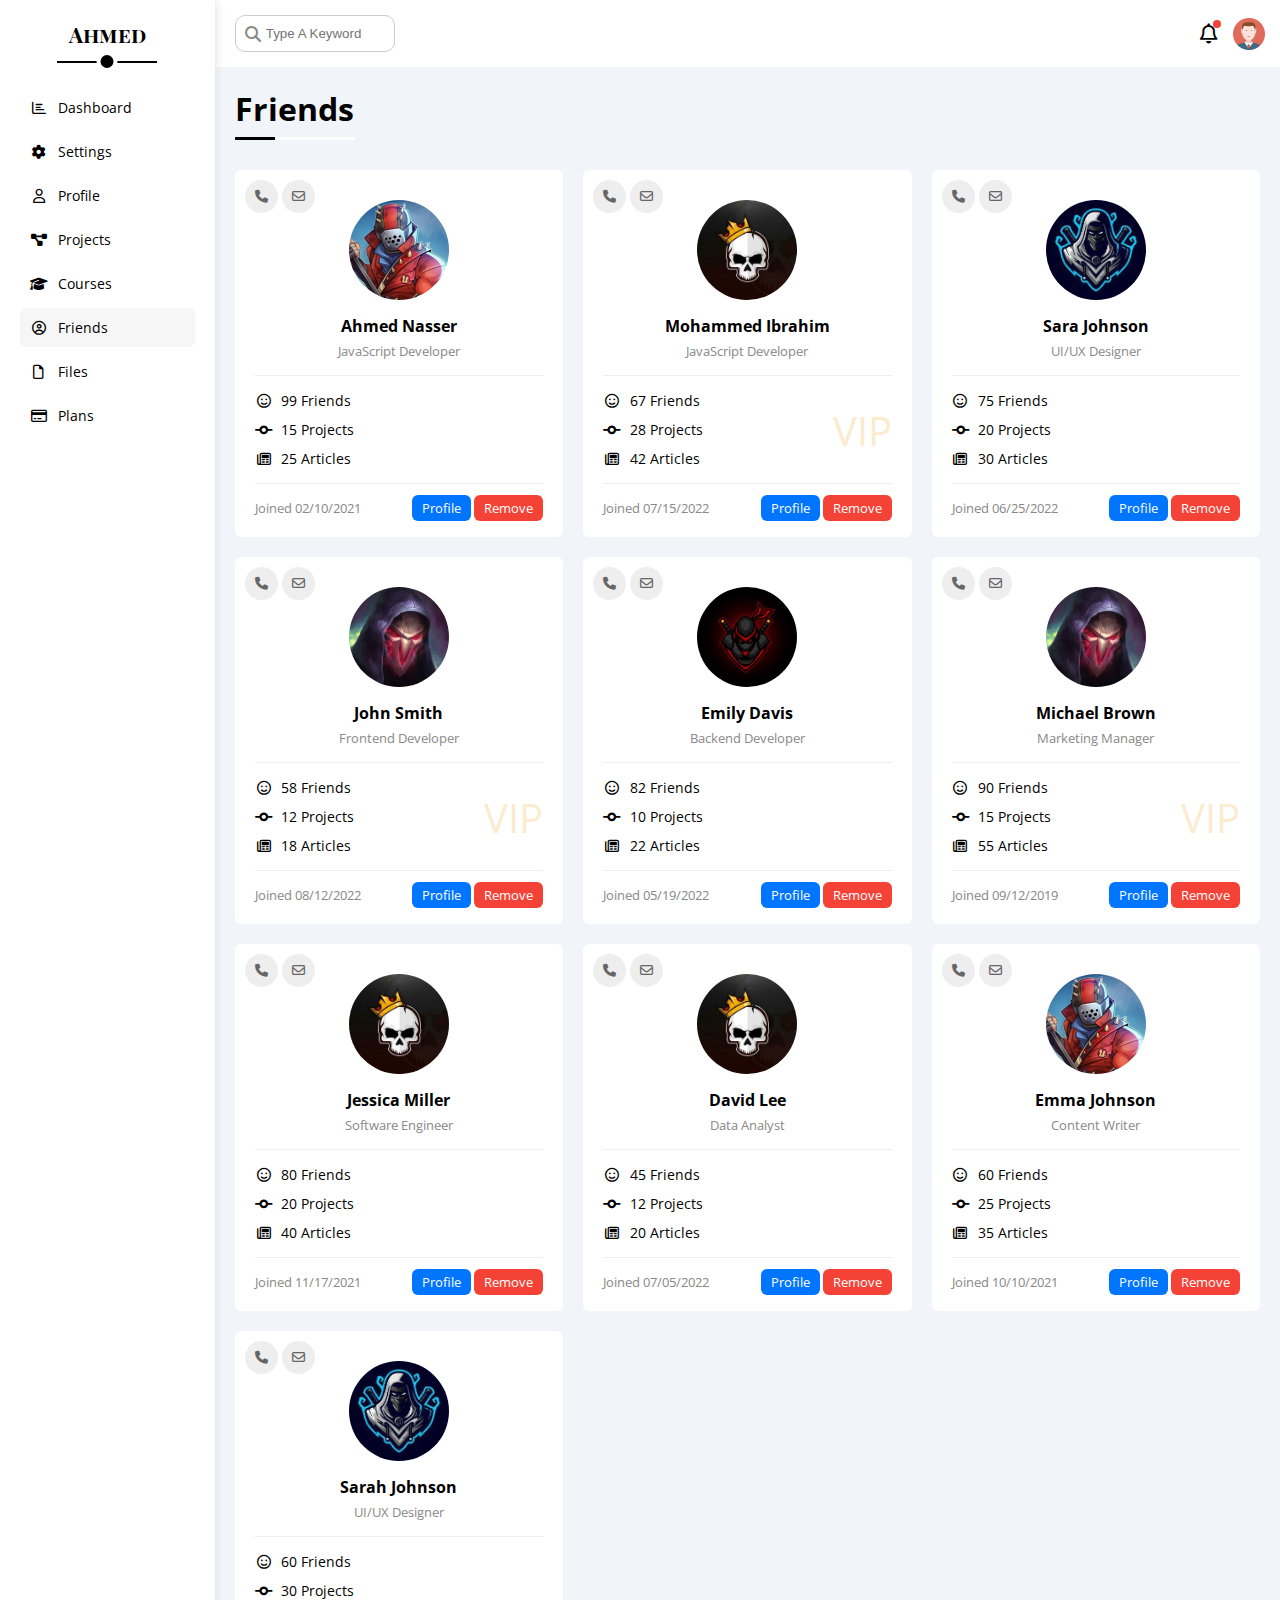
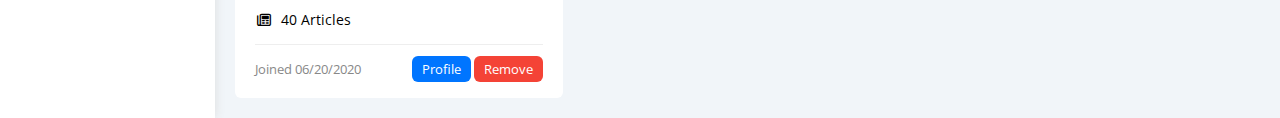
<file: friends.html>
<!DOCTYPE html>
<html lang="en">
    <head>
        <meta charset="UTF-8">
        <meta name="viewport" content="width=device-width, initial-scale=1.0">
        <!-- Font Awesome Library -->
        <link rel="stylesheet" href="css/all.min.css">
        <!-- Framework File -->
        <link rel="stylesheet" href="css/framework.css">
        <!-- Main Template CSS File -->
        <link rel="stylesheet" href="css/master.css">
        <!-- Google Fonts -->
        <link rel="preconnect" href="https://fonts.googleapis.com">
        <link rel="preconnect" href="https://fonts.gstatic.com" crossorigin>
        <link href="https://fonts.googleapis.com/css2?family=Open+Sans:wght@300;500&family=Playfair+Display+SC:ital@0;1&display=swap" rel="stylesheet">
        <title>Friends</title>
    </head>
    <body>
        <div class="page d-flex">
            <div class="sidebar bg-white p-20 p-relative">
                <h3 class="p-relative txt-c mt-0">Ahmed</h3>
                <ul>
                    <li>
                        <a href="index.html" class="d-flex align-c fs-14 c-black rad-6 p-10">
                            <i class="fa-regular fa-chart-bar fa-fw"></i>
                            <span>Dashboard</span>
                        </a>
                    </li>

                    <li>
                        <a href="settings.html" class="d-flex align-c fs-14 c-black rad-6 p-10">
                            <i class="fa-solid fa-gear fa-fw"></i>
                            <span>Settings</span>
                        </a>
                    </li>

                    <li>
                        <a href="profile.html" class="d-flex align-c fs-14 c-black rad-6 p-10">
                            <i class="fa-regular fa-user fa-fw"></i>
                            <span>Profile</span>
                        </a>
                    </li>

                    <li>
                        <a href="projects.html" class="d-flex align-c fs-14 c-black rad-6 p-10">
                            <i class="fa-solid fa-diagram-project fa-fw"></i>
                            <span>Projects</span>
                        </a>
                    </li>

                    <li>
                        <a href="courses.html" class="d-flex align-c fs-14 c-black rad-6 p-10">
                            <i class="fa-solid fa-graduation-cap fa-fw"></i>
                            <span>Courses</span>
                        </a>
                    </li>

                    <li>
                        <a href="friends.html" class="focus d-flex align-c fs-14 c-black rad-6 p-10">
                            <i class="fa-regular fa-circle-user fa-fw"></i>
                            <span>Friends</span>
                        </a>
                    </li>

                    <li>
                        <a href="files.html" class="d-flex align-c fs-14 c-black rad-6 p-10">
                            <i class="fa-regular fa-file fa-fw"></i>
                            <span>Files</span>
                        </a>
                    </li>

                    <li>
                        <a href="plans.html" class="d-flex align-c fs-14 c-black rad-6 p-10">
                            <i class="fa-regular fa-credit-card fa-fw"></i>
                            <span>Plans</span>
                        </a>
                    </li>
                </ul>
            </div>

            <div class="content w-full">
                <!-- Start Head -->
                <div class="head between-flex p-15 bg-white">
                    <div class="search p-relative">
                        <input class="p-10" type="search" placeholder="Type A Keyword">
                    </div>

                    <div class="icons d-flex align-c">
                        <span class="noti p-relative">
                            <i class="fa-regular fa-bell fa-lg"></i>
                        </span>
                        <img src="images/avatar.png" alt="">
                    </div>
                </div>
                <!-- End Head -->
                <h1 class="p-relative">Friends</h1>

                <div class="friends-page d-grid m-20 gap-20">
                    <div class="friend bg-white rad-6 p-20 p-relative">
                        <div class="contact">
                            <i class="fa-solid fa-phone"></i>
                            <i class="fa-regular fa-envelope"></i>
                        </div>

                        <div class="txt-c">
                            <img class="rad-half h-100 w-100 mt-10 mb-10" src="images/friend-01.jpg" alt="">
                            <h4 class="m-0">Ahmed Nasser</h4>
                            <p class="c-grey fs-13 mt-5">JavaScript Developer</p>
                        </div>

                        <div class="icons fs-14 p-relative">
                            <div class="mb-10">
                                <i class="fa-regular fa-face-smile fa-fw ml-5"></i>
                                <span>99 Friends</span>
                            </div>
                            <div class="mb-10">
                                <i class="fa-solid fa-code-commit fa-fw"></i>
                                <span>15 Projects</span>
                            </div>
                            <div class="">
                                <i class="fa-regular fa-newspaper fa-fw"></i>
                                <span>25 Articles</span>
                            </div>


                        </div>

                        <div class="info fs-13 between-flex">
                            <span class="c-grey">Joined 02/10/2021</span>
                            <div class="">
                                <a href="profile.html" class="btn-shape bg-blue c-white">Profile</a>
                                <a href="#" class="btn-shape bg-red c-white">Remove</a>
                            </div>
                        </div>
                    </div>

                    <div class="friend bg-white rad-6 p-20 p-relative">
                        <div class="contact">
                            <i class="fa-solid fa-phone"></i>
                            <i class="fa-regular fa-envelope"></i>
                        </div>
                    
                        <div class="txt-c">
                            <img class="rad-half h-100 w-100 mt-10 mb-10" src="images/friend-05.jpg" alt="">
                            <h4 class="m-0">Mohammed Ibrahim</h4>
                            <p class="c-grey fs-13 mt-5">JavaScript Developer</p>
                        </div>
                    
                        <div class="icons fs-14 p-relative">
                            <div class="mb-10">
                                <i class="fa-regular fa-face-smile fa-fw ml-5"></i>
                                <span>67 Friends</span>
                            </div>
                            <div class="mb-10">
                                <i class="fa-solid fa-code-commit fa-fw"></i>
                                <span>28 Projects</span>
                            </div>
                            <div class="">
                                <i class="fa-regular fa-newspaper fa-fw"></i>
                                <span>42 Articles</span>
                            </div>
                    
                            <span class="vip fw-bold c-orange">VIP</span>
                        </div>
                    
                        <div class="info fs-13 between-flex">
                            <span class="c-grey">Joined 07/15/2022</span>
                            <div class="">
                                <a href="profile.html" class="btn-shape bg-blue c-white">Profile</a>
                                <a href="#" class="btn-shape bg-red c-white">Remove</a>
                            </div>
                        </div>
                    </div>
                    
                    <div class="friend bg-white rad-6 p-20 p-relative">
                        <div class="contact">
                            <i class="fa-solid fa-phone"></i>
                            <i class="fa-regular fa-envelope"></i>
                        </div>
                    
                        <div class="txt-c">
                            <img class="rad-half h-100 w-100 mt-10 mb-10" src="images/friend-02.jpg" alt="">
                            <h4 class="m-0">Sara Johnson</h4>
                            <p class="c-grey fs-13 mt-5">UI/UX Designer</p>
                        </div>
                    
                        <div class="icons fs-14 p-relative">
                            <div class="mb-10">
                                <i class="fa-regular fa-face-smile fa-fw ml-5"></i>
                                <span>75 Friends</span>
                            </div>
                            <div class="mb-10">
                                <i class="fa-solid fa-code-commit fa-fw"></i>
                                <span>20 Projects</span>
                            </div>
                            <div class="">
                                <i class="fa-regular fa-newspaper fa-fw"></i>
                                <span>30 Articles</span>
                            </div>
                    

                        </div>
                    
                        <div class="info fs-13 between-flex">
                            <span class="c-grey">Joined 06/25/2022</span>
                            <div class="">
                                <a href="profile.html" class="btn-shape bg-blue c-white">Profile</a>
                                <a href="#" class="btn-shape bg-red c-white">Remove</a>
                            </div>
                        </div>
                    </div>

                    <div class="friend bg-white rad-6 p-20 p-relative">
                        <div class="contact">
                            <i class="fa-solid fa-phone"></i>
                            <i class="fa-regular fa-envelope"></i>
                        </div>
                    
                        <div class="txt-c">
                            <img class="rad-half h-100 w-100 mt-10 mb-10" src="images/friend-03.jpg" alt="">
                            <h4 class="m-0">John Smith</h4>
                            <p class="c-grey fs-13 mt-5">Frontend Developer</p>
                        </div>
                    
                        <div class="icons fs-14 p-relative">
                            <div class="mb-10">
                                <i class="fa-regular fa-face-smile fa-fw ml-5"></i>
                                <span>58 Friends</span>
                            </div>
                            <div class="mb-10">
                                <i class="fa-solid fa-code-commit fa-fw"></i>
                                <span>12 Projects</span>
                            </div>
                            <div class="">
                                <i class="fa-regular fa-newspaper fa-fw"></i>
                                <span>18 Articles</span>
                            </div>
                    
                            <span class="vip fw-bold c-orange">VIP</span>
                        </div>
                    
                        <div class="info fs-13 between-flex">
                            <span class="c-grey">Joined 08/12/2022</span>
                            <div class="">
                                <a href="profile.html" class="btn-shape bg-blue c-white">Profile</a>
                                <a href="#" class="btn-shape bg-red c-white">Remove</a>
                            </div>
                        </div>
                    </div>

                    <div class="friend bg-white rad-6 p-20 p-relative">
                        <div class="contact">
                            <i class="fa-solid fa-phone"></i>
                            <i class="fa-regular fa-envelope"></i>
                        </div>
                    
                        <div class="txt-c">
                            <img class="rad-half h-100 w-100 mt-10 mb-10" src="images/friend-04.jpg" alt="">
                            <h4 class="m-0">Emily Davis</h4>
                            <p class="c-grey fs-13 mt-5">Backend Developer</p>
                        </div>
                    
                        <div class="icons fs-14 p-relative">
                            <div class="mb-10">
                                <i class="fa-regular fa-face-smile fa-fw ml-5"></i>
                                <span>82 Friends</span>
                            </div>
                            <div class="mb-10">
                                <i class="fa-solid fa-code-commit fa-fw"></i>
                                <span>10 Projects</span>
                            </div>
                            <div class="">
                                <i class="fa-regular fa-newspaper fa-fw"></i>
                                <span>22 Articles</span>
                            </div>
                    

                        </div>
                    
                        <div class="info fs-13 between-flex">
                            <span class="c-grey">Joined 05/19/2022</span>
                            <div class="">
                                <a href="profile.html" class="btn-shape bg-blue c-white">Profile</a>
                                <a href="#" class="btn-shape bg-red c-white">Remove</a>
                            </div>
                        </div>
                    </div>
                    
                    <div class="friend bg-white rad-6 p-20 p-relative">
                        <div class="contact">
                            <i class="fa-solid fa-phone"></i>
                            <i class="fa-regular fa-envelope"></i>
                        </div>
                    
                        <div class="txt-c">
                            <img class="rad-half h-100 w-100 mt-10 mb-10" src="images/friend-03.jpg" alt="">
                            <h4 class="m-0">Michael Brown</h4>
                            <p class="c-grey fs-13 mt-5">Marketing Manager</p>
                        </div>
                    
                        <div class="icons fs-14 p-relative">
                            <div class="mb-10">
                                <i class="fa-regular fa-face-smile fa-fw ml-5"></i>
                                <span>90 Friends</span>
                            </div>
                            <div class="mb-10">
                                <i class="fa-solid fa-code-commit fa-fw"></i>
                                <span>15 Projects</span>
                            </div>
                            <div class="">
                                <i class="fa-regular fa-newspaper fa-fw"></i>
                                <span>55 Articles</span>
                            </div>
                    
                            <span class="vip fw-bold c-orange">VIP</span>
                        </div>
                    
                        <div class="info fs-13 between-flex">
                            <span class="c-grey">Joined 09/12/2019</span>
                            <div class="">
                                <a href="profile.html" class="btn-shape bg-blue c-white">Profile</a>
                                <a href="#" class="btn-shape bg-red c-white">Remove</a>
                            </div>
                        </div>
                    </div>
                    
                    <div class="friend bg-white rad-6 p-20 p-relative">
                        <div class="contact">
                            <i class="fa-solid fa-phone"></i>
                            <i class="fa-regular fa-envelope"></i>
                        </div>
                    
                        <div class="txt-c">
                            <img class="rad-half h-100 w-100 mt-10 mb-10" src="images/friend-05.jpg" alt="">
                            <h4 class="m-0">Jessica Miller</h4>
                            <p class="c-grey fs-13 mt-5">Software Engineer</p>
                        </div>
                    
                        <div class="icons fs-14 p-relative">
                            <div class="mb-10">
                                <i class="fa-regular fa-face-smile fa-fw ml-5"></i>
                                <span>80 Friends</span>
                            </div>
                            <div class="mb-10">
                                <i class="fa-solid fa-code-commit fa-fw"></i>
                                <span>20 Projects</span>
                            </div>
                            <div class="">
                                <i class="fa-regular fa-newspaper fa-fw"></i>
                                <span>40 Articles</span>
                            </div>
                    
                        </div>
                    
                        <div class="info fs-13 between-flex">
                            <span class="c-grey">Joined 11/17/2021</span>
                            <div class="">
                                <a href="profile.html" class="btn-shape bg-blue c-white">Profile</a>
                                <a href="#" class="btn-shape bg-red c-white">Remove</a>
                            </div>
                        </div>
                    </div>

                    <div class="friend bg-white rad-6 p-20 p-relative">
                        <div class="contact">
                            <i class="fa-solid fa-phone"></i>
                            <i class="fa-regular fa-envelope"></i>
                        </div>
                    
                        <div class="txt-c">
                            <img class="rad-half h-100 w-100 mt-10 mb-10" src="images/friend-05.jpg" alt="">
                            <h4 class="m-0">David Lee</h4>
                            <p class="c-grey fs-13 mt-5">Data Analyst</p>
                        </div>
                    
                        <div class="icons fs-14 p-relative">
                            <div class="mb-10">
                                <i class="fa-regular fa-face-smile fa-fw ml-5"></i>
                                <span>45 Friends</span>
                            </div>
                            <div class="mb-10">
                                <i class="fa-solid fa-code-commit fa-fw"></i>
                                <span>12 Projects</span>
                            </div>
                            <div class="">
                                <i class="fa-regular fa-newspaper fa-fw"></i>
                                <span>20 Articles</span>
                            </div>
                        </div>
                    
                        <div class="info fs-13 between-flex">
                            <span class="c-grey">Joined 07/05/2022</span>
                            <div class="">
                                <a href="profile.html" class="btn-shape bg-blue c-white">Profile</a>
                                <a href="#" class="btn-shape bg-red c-white">Remove</a>
                            </div>
                        </div>
                    </div>
                    
                    <div class="friend bg-white rad-6 p-20 p-relative">
                        <div class="contact">
                            <i class="fa-solid fa-phone"></i>
                            <i class="fa-regular fa-envelope"></i>
                        </div>
                    
                        <div class="txt-c">
                            <img class="rad-half h-100 w-100 mt-10 mb-10" src="images/friend-01.jpg" alt="">
                            <h4 class="m-0">Emma Johnson</h4>
                            <p class="c-grey fs-13 mt-5">Content Writer</p>
                        </div>
                    
                        <div class="icons fs-14 p-relative">
                            <div class="mb-10">
                                <i class="fa-regular fa-face-smile fa-fw ml-5"></i>
                                <span>60 Friends</span>
                            </div>
                            <div class="mb-10">
                                <i class="fa-solid fa-code-commit fa-fw"></i>
                                <span>25 Projects</span>
                            </div>
                            <div class="">
                                <i class="fa-regular fa-newspaper fa-fw"></i>
                                <span>35 Articles</span>
                            </div>
                        </div>
                    
                        <div class="info fs-13 between-flex">
                            <span class="c-grey">Joined 10/10/2021</span>
                            <div class="">
                                <a href="profile.html" class="btn-shape bg-blue c-white">Profile</a>
                                <a href="#" class="btn-shape bg-red c-white">Remove</a>
                            </div>
                        </div>
                    </div>
                                      
                    <div class="friend bg-white rad-6 p-20 p-relative">
                        <div class="contact">
                            <i class="fa-solid fa-phone"></i>
                            <i class="fa-regular fa-envelope"></i>
                        </div>
                    
                        <div class="txt-c">
                            <img class="rad-half h-100 w-100 mt-10 mb-10" src="images/friend-02.jpg" alt="">
                            <h4 class="m-0">Sarah Johnson</h4>
                            <p class="c-grey fs-13 mt-5">UI/UX Designer</p>
                        </div>
                    
                        <div class="icons fs-14 p-relative">
                            <div class="mb-10">
                                <i class="fa-regular fa-face-smile fa-fw ml-5"></i>
                                <span>60 Friends</span>
                            </div>
                            <div class="mb-10">
                                <i class="fa-solid fa-code-commit fa-fw"></i>
                                <span>30 Projects</span>
                            </div>
                            <div class="">
                                <i class="fa-regular fa-newspaper fa-fw"></i>
                                <span>40 Articles</span>
                            </div>
                    
                        </div>
                    
                        <div class="info fs-13 between-flex">
                            <span class="c-grey">Joined 06/20/2020</span>
                            <div class="">
                                <a href="profile.html" class="btn-shape bg-blue c-white">Profile</a>
                                <a href="#" class="btn-shape bg-red c-white">Remove</a>
                            </div>
                        </div>
                    </div>
                </div>
            </div>
        </div>
    </body>
</html>
</file>
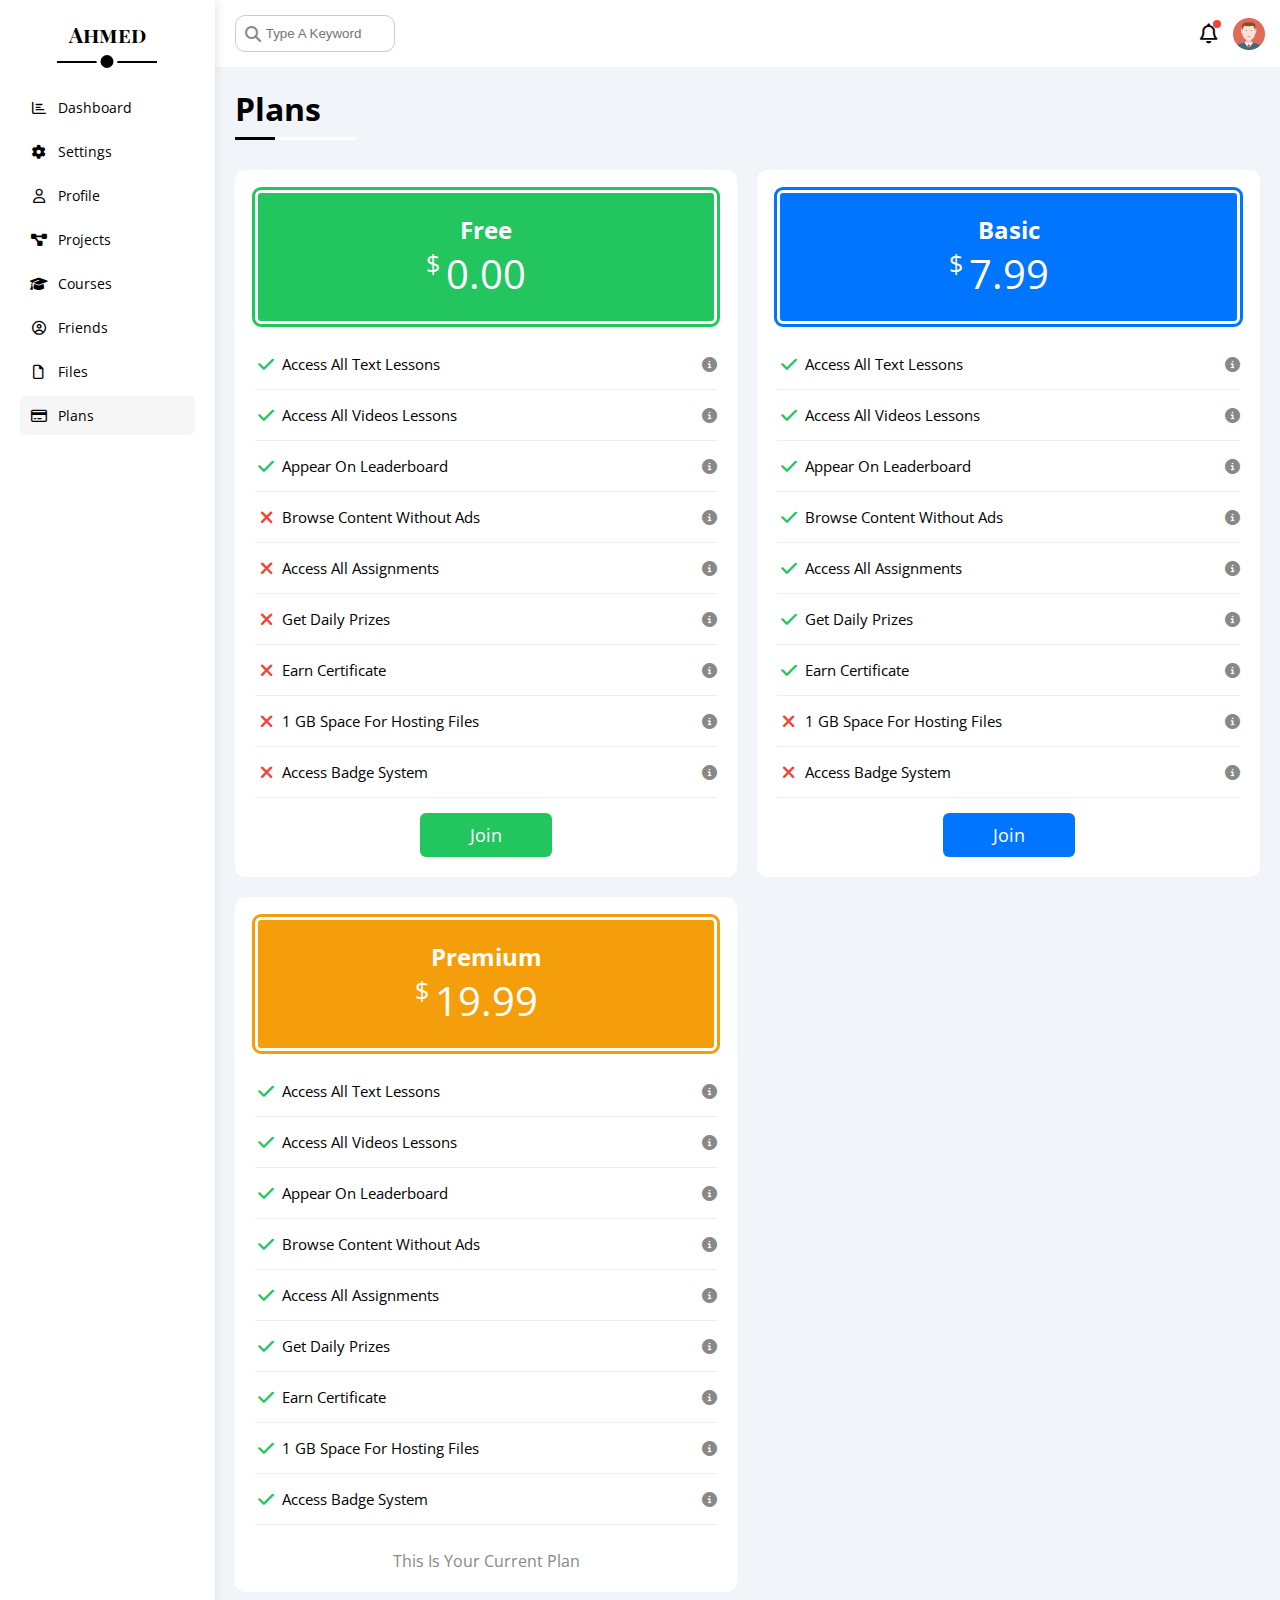
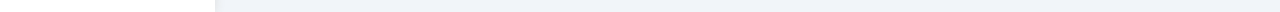
<file: plans.html>
<!DOCTYPE html>
<html lang="en">
    <head>
        <meta charset="UTF-8">
        <meta name="viewport" content="width=device-width, initial-scale=1.0">
        <!-- Font Awesome Library -->
        <link rel="stylesheet" href="css/all.min.css">
        <!-- Framework File -->
        <link rel="stylesheet" href="css/framework.css">
        <!-- Main Template CSS File -->
        <link rel="stylesheet" href="css/master.css">
        <!-- Google Fonts -->
        <link rel="preconnect" href="https://fonts.googleapis.com">
        <link rel="preconnect" href="https://fonts.gstatic.com" crossorigin>
        <link href="https://fonts.googleapis.com/css2?family=Open+Sans:wght@300;500&family=Playfair+Display+SC:ital@0;1&display=swap" rel="stylesheet">
        <title>Plans</title>
    </head>
    <body>
        <div class="page d-flex">
            <div class="sidebar bg-white p-20 p-relative">
                <h3 class="p-relative txt-c mt-0">Ahmed</h3>
                <ul>
                    <li>
                        <a href="index.html" class="d-flex align-c fs-14 c-black rad-6 p-10">
                            <i class="fa-regular fa-chart-bar fa-fw"></i>
                            <span>Dashboard</span>
                        </a>
                    </li>

                    <li>
                        <a href="settings.html" class="d-flex align-c fs-14 c-black rad-6 p-10">
                            <i class="fa-solid fa-gear fa-fw"></i>
                            <span>Settings</span>
                        </a>
                    </li>

                    <li>
                        <a href="profile.html" class="d-flex align-c fs-14 c-black rad-6 p-10">
                            <i class="fa-regular fa-user fa-fw"></i>
                            <span>Profile</span>
                        </a>
                    </li>

                    <li>
                        <a href="projects.html" class="d-flex align-c fs-14 c-black rad-6 p-10">
                            <i class="fa-solid fa-diagram-project fa-fw"></i>
                            <span>Projects</span>
                        </a>
                    </li>

                    <li>
                        <a href="courses.html" class="d-flex align-c fs-14 c-black rad-6 p-10">
                            <i class="fa-solid fa-graduation-cap fa-fw"></i>
                            <span>Courses</span>
                        </a>
                    </li>

                    <li>
                        <a href="friends.html" class="d-flex align-c fs-14 c-black rad-6 p-10">
                            <i class="fa-regular fa-circle-user fa-fw"></i>
                            <span>Friends</span>
                        </a>
                    </li>

                    <li>
                        <a href="files.html" class="d-flex align-c fs-14 c-black rad-6 p-10">
                            <i class="fa-regular fa-file fa-fw"></i>
                            <span>Files</span>
                        </a>
                    </li>

                    <li>
                        <a href="plans.html" class="focus d-flex align-c fs-14 c-black rad-6 p-10">
                            <i class="fa-regular fa-credit-card fa-fw"></i>
                            <span>Plans</span>
                        </a>
                    </li>
                </ul>
            </div>

            <div class="content w-full">
                <!-- Start Head -->
                <div class="head between-flex p-15 bg-white">
                    <div class="search p-relative">
                        <input class="p-10" type="search" placeholder="Type A Keyword">
                    </div>

                    <div class="icons d-flex align-c">
                        <span class="noti p-relative">
                            <i class="fa-regular fa-bell fa-lg"></i>
                        </span>
                        <img src="images/avatar.png" alt="">
                    </div>
                </div>
                <!-- End Head -->
                <h1 class="p-relative">Plans</h1>


                <div class="plans-page d-grid m-20 gap-20">
                    <div class="plan green bg-white p-20 rad-10">
                        <div class="top bg-green p-20 c-white txt-c rad-6">
                            <h2 class="m-0">Free</h2>
                            <div class="price w-fit">
                                <span>$</span>
                                0.00 
                            </div>
                        </div>

                        <ul class="mt-15 mb-15">
                            <li>
                                <i class="fa-solid fa-check fa-fw yes"></i>
                                <span>Access All Text Lessons</span>
                                <i class="fa-solid fa-circle-info help"></i>
                            </li>

                            <li>
                                <i class="fa-solid fa-check fa-fw yes"></i>
                                <span>Access All Videos Lessons</span>
                                <i class="fa-solid fa-circle-info help"></i>
                            </li>

                            <li>
                                <i class="fa-solid fa-check fa-fw yes"></i>
                                <span>Appear On Leaderboard</span>
                                <i class="fa-solid fa-circle-info help"></i>
                            </li>

                            <li>
                                <i class="fa-solid fa-xmark fa-fw"></i>
                                <span>Browse Content Without Ads</span>
                                <i class="fa-solid fa-circle-info help"></i>
                            </li>

                            <li>
                                <i class="fa-solid fa-xmark fa-fw"></i>
                                <span>Access All Assignments</span>
                                <i class="fa-solid fa-circle-info help"></i>
                            </li>

                            <li>
                                <i class="fa-solid fa-xmark fa-fw"></i>
                                <span>Get Daily Prizes</span>
                                <i class="fa-solid fa-circle-info help"></i>
                            </li>

                            <li>
                                <i class="fa-solid fa-xmark fa-fw"></i>
                                <span>Earn Certificate</span>
                                <i class="fa-solid fa-circle-info help"></i>
                            </li>

                            <li>
                                <i class="fa-solid fa-xmark fa-fw"></i>
                                <span>1 GB Space For Hosting Files</span>
                                <i class="fa-solid fa-circle-info help"></i>
                            </li>

                            <li>
                                <i class="fa-solid fa-xmark fa-fw"></i>
                                <span>Access Badge System</span>
                                <i class="fa-solid fa-circle-info help"></i>
                            </li>

                        </ul>
                        <a href="#" class="c-white bg-green btn-shape d-block w-fit">Join</a>
                    </div>

                    <div class="plan blue bg-white p-20 rad-10">
                        <div class="top bg-blue p-20 c-white txt-c rad-6">
                            <h2 class="m-0">Basic</h2>
                            <div class="price w-fit">
                                <span>$</span>
                                7.99 
                            </div>
                        </div>

                        <ul class="mt-15 mb-15">
                            <li>
                                <i class="fa-solid fa-check fa-fw yes"></i>
                                <span>Access All Text Lessons</span>
                                <i class="fa-solid fa-circle-info help"></i>
                            </li>

                            <li>
                                <i class="fa-solid fa-check fa-fw yes"></i>
                                <span>Access All Videos Lessons</span>
                                <i class="fa-solid fa-circle-info help"></i>
                            </li>

                            <li>
                                <i class="fa-solid fa-check fa-fw yes"></i>
                                <span>Appear On Leaderboard</span>
                                <i class="fa-solid fa-circle-info help"></i>
                            </li>

                            <li>
                                <i class="fa-solid fa-check fa-fw yes"></i>
                                <span>Browse Content Without Ads</span>
                                <i class="fa-solid fa-circle-info help"></i>
                            </li>

                            <li>
                                <i class="fa-solid fa-check fa-fw yes"></i>
                                <span>Access All Assignments</span>
                                <i class="fa-solid fa-circle-info help"></i>
                            </li>

                            <li>
                                <i class="fa-solid fa-check fa-fw yes"></i>
                                <span>Get Daily Prizes</span>
                                <i class="fa-solid fa-circle-info help"></i>
                            </li>

                            <li>
                                <i class="fa-solid fa-check fa-fw yes"></i>
                                <span>Earn Certificate</span>
                                <i class="fa-solid fa-circle-info help"></i>
                            </li>

                            <li>
                                <i class="fa-solid fa-xmark fa-fw"></i>
                                <span>1 GB Space For Hosting Files</span>
                                <i class="fa-solid fa-circle-info help"></i>
                            </li>

                            <li>
                                <i class="fa-solid fa-xmark fa-fw"></i>
                                <span>Access Badge System</span>
                                <i class="fa-solid fa-circle-info help"></i>
                            </li>

                        </ul>
                        <a href="#" class="c-white bg-blue btn-shape d-block w-fit">Join</a>
                    </div>

                    <div class="plan orange bg-white p-20 rad-10">
                        <div class="top bg-orange p-20 c-white txt-c rad-6">
                            <h2 class="m-0">Premium</h2>
                            <div class="price w-fit">
                                <span>$</span>
                                19.99 
                            </div>
                        </div>

                        <ul class="mt-15 mb-15">
                            <li>
                                <i class="fa-solid fa-check fa-fw yes"></i>
                                <span>Access All Text Lessons</span>
                                <i class="fa-solid fa-circle-info help"></i>
                            </li>

                            <li>
                                <i class="fa-solid fa-check fa-fw yes"></i>
                                <span>Access All Videos Lessons</span>
                                <i class="fa-solid fa-circle-info help"></i>
                            </li>

                            <li>
                                <i class="fa-solid fa-check fa-fw yes"></i>
                                <span>Appear On Leaderboard</span>
                                <i class="fa-solid fa-circle-info help"></i>
                            </li>

                            <li>
                                <i class="fa-solid fa-check fa-fw yes"></i>
                                <span>Browse Content Without Ads</span>
                                <i class="fa-solid fa-circle-info help"></i>
                            </li>

                            <li>
                                <i class="fa-solid fa-check fa-fw yes"></i>
                                <span>Access All Assignments</span>
                                <i class="fa-solid fa-circle-info help"></i>
                            </li>

                            <li>
                                <i class="fa-solid fa-check fa-fw yes"></i>
                                <span>Get Daily Prizes</span>
                                <i class="fa-solid fa-circle-info help"></i>
                            </li>

                            <li>
                                <i class="fa-solid fa-check fa-fw yes"></i>
                                <span>Earn Certificate</span>
                                <i class="fa-solid fa-circle-info help"></i>
                            </li>

                            <li>
                                <i class="fa-solid fa-check fa-fw yes"></i>
                                <span>1 GB Space For Hosting Files</span>
                                <i class="fa-solid fa-circle-info help"></i>
                            </li>

                            <li>
                                <i class="fa-solid fa-check fa-fw yes"></i>
                                <span>Access Badge System</span>
                                <i class="fa-solid fa-circle-info help"></i>
                            </li>

                        </ul>
                        <p class="c-grey txt-c d-block m-0 mt-25">This Is Your Current Plan</p>
                    </div>
                </div>
            </div>
        </div>
    </body>
</html>
</file>
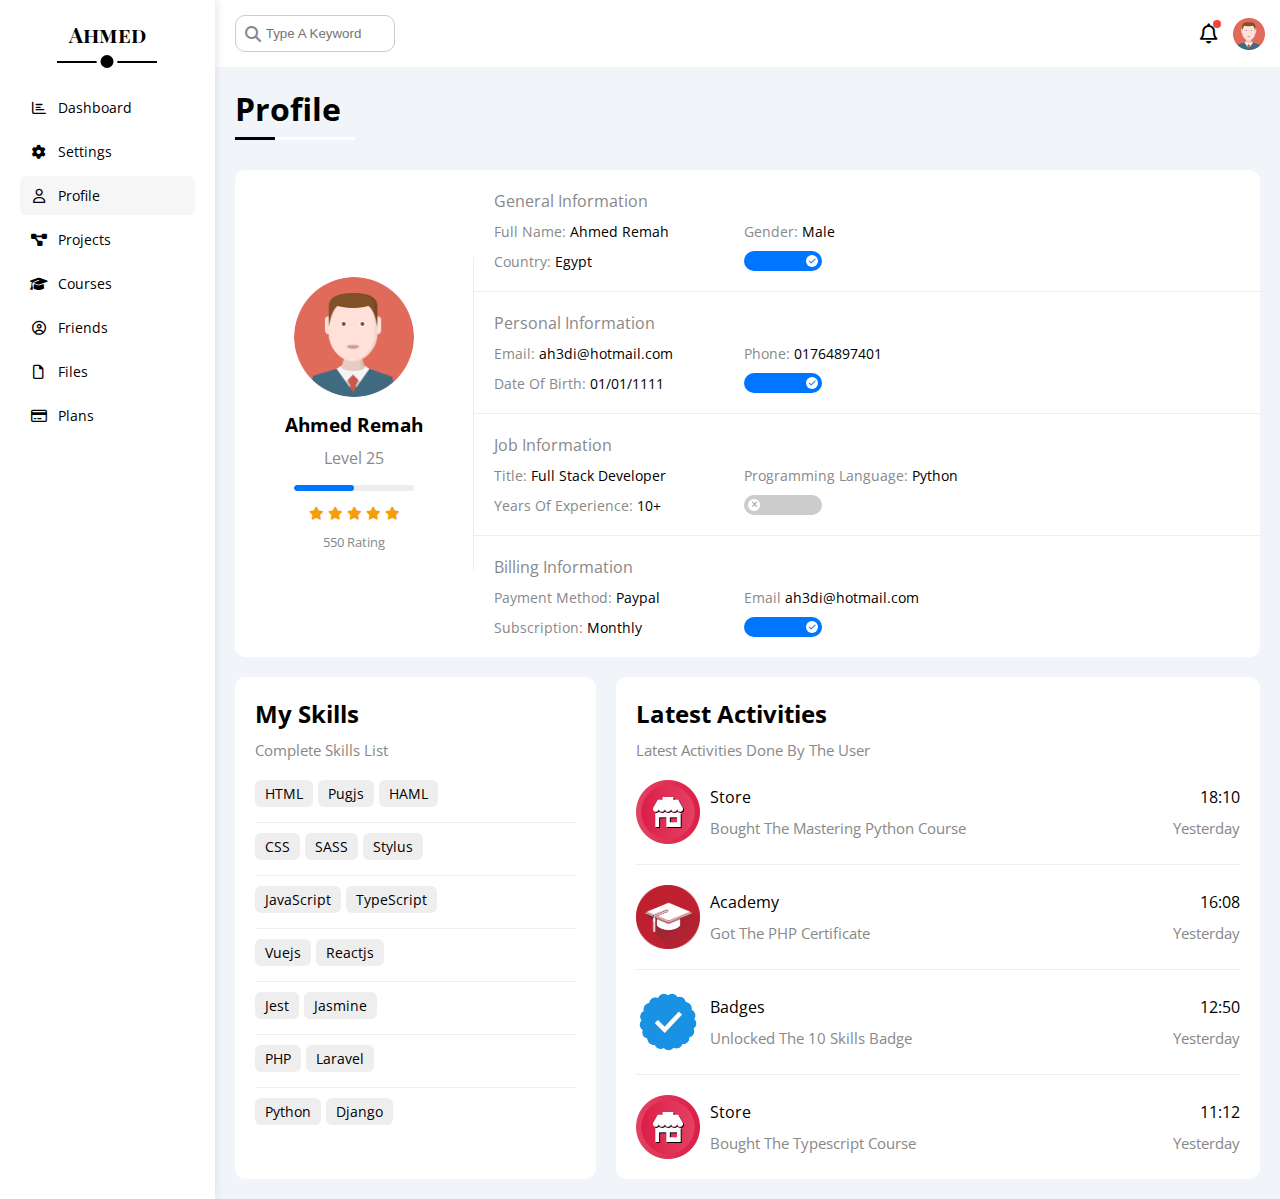
<file: profile.html>
<!DOCTYPE html>
<html lang="en">
<head>
    <meta charset="UTF-8">
    <meta name="viewport" content="width=device-width, initial-scale=1.0">
    <!-- Font Awesome Library -->
    <link rel="stylesheet" href="css/all.min.css">
    <!-- Framework File -->
    <link rel="stylesheet" href="css/framework.css">
    <!-- Main Template CSS File -->
    <link rel="stylesheet" href="css/master.css">
    <!-- Google Fonts -->
    <link rel="preconnect" href="https://fonts.googleapis.com">
    <link rel="preconnect" href="https://fonts.gstatic.com" crossorigin>
    <link href="https://fonts.googleapis.com/css2?family=Open+Sans:wght@300;500&family=Playfair+Display+SC:ital@0;1&display=swap" rel="stylesheet">
    <title>Profile</title>
</head>
<body>
    <div class="page d-flex">
        <div class="sidebar bg-white p-20 p-relative">
            <h3 class="p-relative txt-c mt-0">Ahmed</h3>
            <ul>
                <li>
                    <a href="index.html" class="d-flex align-c fs-14 c-black rad-6 p-10">
                        <i class="fa-regular fa-chart-bar fa-fw"></i>
                        <span>Dashboard</span>
                    </a>
                </li>

                <li>
                    <a href="settings.html" class="d-flex align-c fs-14 c-black rad-6 p-10">
                        <i class="fa-solid fa-gear fa-fw"></i>
                        <span>Settings</span>
                    </a>
                </li>

                <li>
                    <a href="profile.html" class="focus d-flex align-c fs-14 c-black rad-6 p-10">
                        <i class="fa-regular fa-user fa-fw"></i>
                        <span>Profile</span>
                    </a>
                </li>

                <li>
                    <a href="projects.html" class="d-flex align-c fs-14 c-black rad-6 p-10">
                        <i class="fa-solid fa-diagram-project fa-fw"></i>
                        <span>Projects</span>
                    </a>
                </li>

                <li>
                    <a href="courses.html" class="d-flex align-c fs-14 c-black rad-6 p-10">
                        <i class="fa-solid fa-graduation-cap fa-fw"></i>
                        <span>Courses</span>
                    </a>
                </li>

                <li>
                    <a href="friends.html" class="d-flex align-c fs-14 c-black rad-6 p-10">
                        <i class="fa-regular fa-circle-user fa-fw"></i>
                        <span>Friends</span>
                    </a>
                </li>

                <li>
                    <a href="files.html" class="d-flex align-c fs-14 c-black rad-6 p-10">
                        <i class="fa-regular fa-file fa-fw"></i>
                        <span>Files</span>
                    </a>
                </li>

                <li>
                    <a href="plans.html" class="d-flex align-c fs-14 c-black rad-6 p-10">
                        <i class="fa-regular fa-credit-card fa-fw"></i>
                        <span>Plans</span>
                    </a>
                </li>
            </ul>
        </div>

        <div class="content w-full">
            <!-- Start Head -->
            <div class="head between-flex p-15 bg-white">
                <div class="search p-relative">
                    <input class="p-10" type="search" placeholder="Type A Keyword">
                </div>

                <div class="icons d-flex align-c">
                    <span class="noti p-relative">
                        <i class="fa-regular fa-bell fa-lg"></i>
                    </span>
                    <img src="images/avatar.png" alt="">
                </div>
            </div>
            <!-- End Head -->
            <h1 class="p-relative">Profile</h1>

            <div class="profile-page m-20">
                <!-- Start Overview -->
                <div class="overview bg-white rad-10 d-flex align-c">
                    <div class="avatar-box txt-c p-20">
                        <img class="rad-half mb-10" src="images/avatar.png" alt="">
                        <h3 class="m-0">Ahmed Remah</h3>
                        <p class="c-grey mt-10">Level 25</p>
                        <div class="level rad-6 bg-eee p-relative">
                            <span class="h-full" style="width: 50%">

                            </span>
                        </div>

                        <div class="rating mt-10 mb-10">
                            <i class="fa-solid fa-star c-orange fs-13"></i>
                            <i class="fa-solid fa-star c-orange fs-13"></i>
                            <i class="fa-solid fa-star c-orange fs-13"></i>
                            <i class="fa-solid fa-star c-orange fs-13"></i>
                            <i class="fa-solid fa-star c-orange fs-13"></i>
                        </div>

                        <p class="c-grey fs-13 m-0">550 Rating</p>
                    </div>

                    <div class="info-box txt-c-mobile w-full">
                        <!-- Start Information Row -->
                        <div class="box p-20 d-flex align-c f-wrap">
                            <h4 class="c-grey f-15 m-0 w-full fw-n">General Information</h4>
                            <div class="fs-14">
                                <span class="c-grey">Full Name:</span>
                                <span>Ahmed Remah</span>
                            </div>

                            <div class="fs-14">
                                <span class="c-grey">Gender:</span>
                                <span>Male</span>
                            </div>

                            <div class="fs-14">
                                <span class="c-grey">Country:</span>
                                <span>Egypt</span>
                            </div>

                            <div class="fs-14">
                                <label>
                                    <input type="checkbox" class="toggle-check" checked>
                                    <div class="toggle-switch"></div>
                                </label>
                            </div>
                        </div>
                        <!-- End Information Row -->

                        <!-- Start Information Row -->
                        <div class="box p-20 d-flex align-c f-wrap">
                            <h4 class="c-grey f-15 m-0 w-full fw-n">Personal Information</h4>
                            <div class="fs-14">
                                <span class="c-grey">Email:</span>
                                <span>ah3di@hotmail.com</span>
                            </div>

                            <div class="fs-14">
                                <span class="c-grey">Phone:</span>
                                <span>01764897401</span>
                            </div>

                            <div class="fs-14">
                                <span class="c-grey">Date Of Birth:</span>
                                <span>01/01/1111</span>
                            </div>
                            
                            <div>
                                <label>
                                    <input type="checkbox" class="toggle-check" checked>
                                    <div class="toggle-switch"></div>
                                </label>
                            </div>
                        </div>
                        <!-- End Information Row -->

                        <!-- Start Information Row -->
                        <div class="box p-20 d-flex align-c f-wrap">
                            <h4 class="c-grey f-15 m-0 w-full fw-n">Job Information</h4>
                            <div class="fs-14">
                                <span class="c-grey">Title:</span>
                                <span>Full Stack Developer</span>
                            </div>

                            <div class="fs-14">
                                <span class="c-grey">Programming Language:</span>
                                <span>Python</span>
                            </div>

                            <div class="fs-14">
                                <span class="c-grey">Years Of Experience:</span>
                                <span>10+</span>
                            </div>

                            <div>
                                <label>
                                    <input type="checkbox" class="toggle-check" >
                                    <div class="toggle-switch"></div>
                                </label>
                            </div>
                        </div>
                        <!-- End Information Row -->

                        <!-- Start Information Row -->
                        <div class="box p-20 d-flex align-c f-wrap txt-c-mobile">
                            <h4 class="c-grey f-15 m-0 w-full fw-n">Billing Information</h4>
                            <div class="fs-14">
                                <span class="c-grey">Payment Method:</span>
                                <span>Paypal</span>
                            </div>

                            <div class="fs-14">
                                <span class="c-grey">Email</span>
                                <span>ah3di@hotmail.com</span>
                            </div>

                            <div class="fs-14">
                                <span class="c-grey">Subscription:</span>
                                <span>Monthly</span>
                            </div>

                            <div>
                                <label>
                                    <input type="checkbox" class="toggle-check" checked>
                                    <div class="toggle-switch"></div>
                                </label>
                            </div>
                        </div>
                        <!-- End Information Row -->
                    </div>
                </div>
                <!-- End Overview -->

                <!-- Start Other Data -->
                <div class="other-data d-flex gap-20 mt-20">
                    <div class="my-skills main-format">
                        <h2 class="mt-0 mb-10">My Skills</h2>
                        <p class="mt-0 c-grey fs-15 mb-10">Complete Skills List</p>
                        <ul class="m-0 txt-c-mobile">
                            <li>
                                <span>HTML</span>
                                <span>Pugjs</span>
                                <span>HAML</span>
                            </li>

                            <li>
                                <span>CSS</span>
                                <span>SASS</span>
                                <span>Stylus</span>
                            </li>

                            <li>
                                <span>JavaScript</span>
                                <span>TypeScript</span>
                            </li>

                            <li>
                                <span>Vuejs</span>
                                <span>Reactjs</span>
                            </li>

                            <li>
                                <span>Jest</span>
                                <span>Jasmine</span>
                            </li>

                            <li>
                                <span>PHP</span>
                                <span>Laravel</span>
                            </li>

                            <li>
                                <span>Python</span>
                                <span>Django</span>
                            </li>

                        </ul>
                    </div>

                    <div class="latest-activities main-format">
                        <h2 class="mt-0 mb-10">Latest Activities</h2>
                        <p class="m-0 c-grey fs-15 mb-20">Latest Activities Done By The User</p>

                        <div class="activity d-flex align-c txt-c-mobile">
                            <img src="images/activity-01.png" alt="">
                            <div class="info">
                                <span>Store</span>
                                <span class="d-block c-grey fs-15 mt-10">Bought The Mastering Python Course</span>
                            </div>
                            <div class="date">
                                <span>18:10</span>
                                <span class="d-block c-grey fs-15 mt-10">Yesterday</span>
                            </div>
                        </div>

                        <div class="activity d-flex align-c txt-c-mobile">
                            <img src="images/activity-02.png" alt="">
                            <div class="info">
                                <span>Academy</span>
                                <span class="d-block c-grey fs-15 mt-10">Got The PHP Certificate</span>
                            </div>
                            <div class="date">
                                <span>16:08</span>
                                <span class="d-block c-grey fs-15 mt-10">Yesterday</span>
                            </div>
                        </div>
                        
                        <div class="activity d-flex align-c txt-c-mobile">
                            <img src="images/activity-03.png" alt="">
                            <div class="info">
                                <span>Badges</span>
                                <span class="d-block c-grey fs-15 mt-10">Unlocked The 10 Skills Badge</span>
                            </div>
                            <div class="date">
                                <span>12:50</span>
                                <span class="d-block c-grey fs-15 mt-10">Yesterday</span>
                            </div>
                        </div>
                 
                        <div class="activity d-flex align-c txt-c-mobile">
                            <img src="images/activity-01.png" alt="">
                            <div class="info">
                                <span>Store</span>
                                <span class="d-block c-grey fs-15 mt-10">Bought The Typescript Course</span>
                            </div>
                            <div class="date">
                                <span>11:12</span>
                                <span class="d-block c-grey fs-15 mt-10">Yesterday</span>
                            </div>
                        </div>
                    </div>
                </div>
                <!-- End Other Data -->
            </div>
        </div>
    </div>
</body>
</html>
</file>
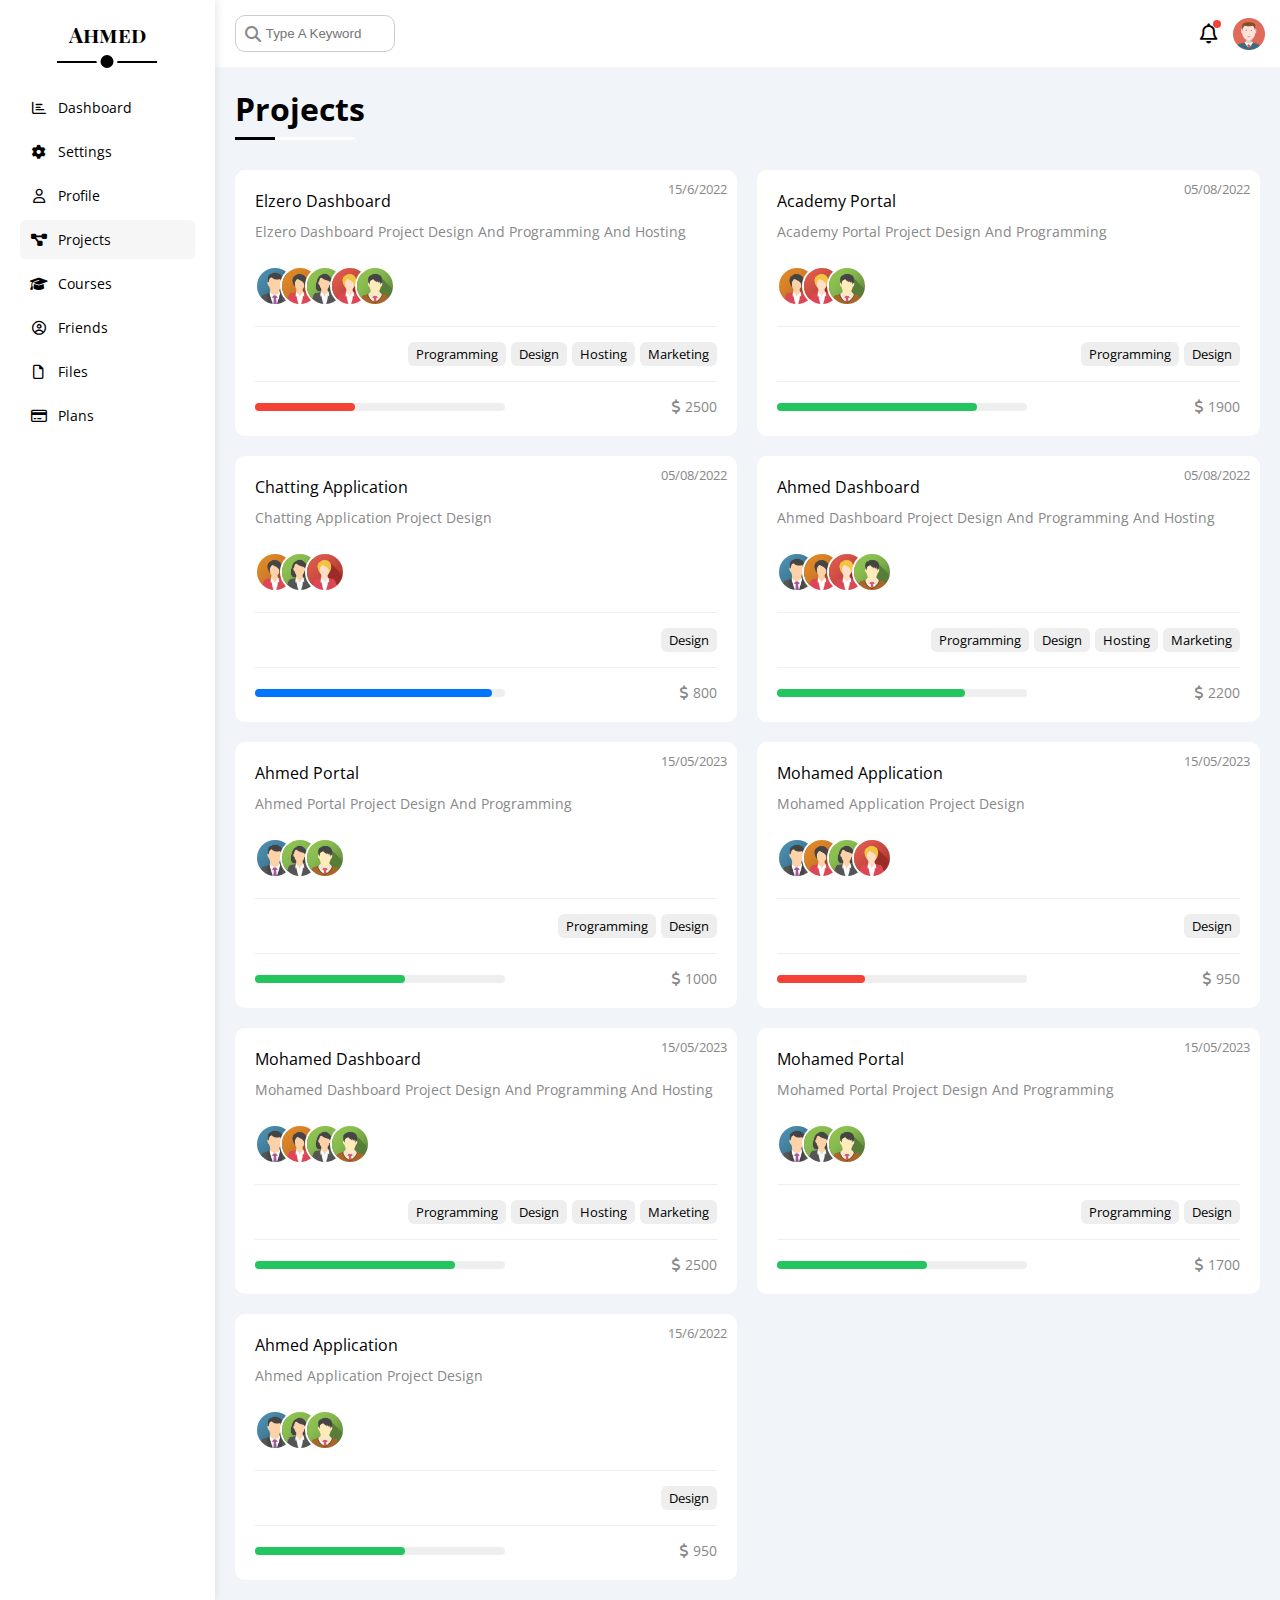
<file: projects.html>
<!DOCTYPE html>
<html lang="en">
<head>
    <meta charset="UTF-8">
    <meta name="viewport" content="width=device-width, initial-scale=1.0">
    <!-- Font Awesome Library -->
    <link rel="stylesheet" href="css/all.min.css">
    <!-- Framework File -->
    <link rel="stylesheet" href="css/framework.css">
    <!-- Main Template CSS File -->
    <link rel="stylesheet" href="css/master.css">
    <!-- Google Fonts -->
    <link rel="preconnect" href="https://fonts.googleapis.com">
    <link rel="preconnect" href="https://fonts.gstatic.com" crossorigin>
    <link href="https://fonts.googleapis.com/css2?family=Open+Sans:wght@300;500&family=Playfair+Display+SC:ital@0;1&display=swap" rel="stylesheet">
    <title>Projects</title>
</head>
<body>
    <div class="page d-flex">
        <div class="sidebar bg-white p-20 p-relative">
            <h3 class="p-relative txt-c mt-0">Ahmed</h3>
            <ul>
                <li>
                    <a href="index.html" class="d-flex align-c fs-14 c-black rad-6 p-10">
                        <i class="fa-regular fa-chart-bar fa-fw"></i>
                        <span>Dashboard</span>
                    </a>
                </li>

                <li>
                    <a href="settings.html" class="d-flex align-c fs-14 c-black rad-6 p-10">
                        <i class="fa-solid fa-gear fa-fw"></i>
                        <span>Settings</span>
                    </a>
                </li>

                <li>
                    <a href="profile.html" class="d-flex align-c fs-14 c-black rad-6 p-10">
                        <i class="fa-regular fa-user fa-fw"></i>
                        <span>Profile</span>
                    </a>
                </li>

                <li>
                    <a href="projects.html" class="focus d-flex align-c fs-14 c-black rad-6 p-10">
                        <i class="fa-solid fa-diagram-project fa-fw"></i>
                        <span>Projects</span>
                    </a>
                </li>

                <li>
                    <a href="courses.html" class="d-flex align-c fs-14 c-black rad-6 p-10">
                        <i class="fa-solid fa-graduation-cap fa-fw"></i>
                        <span>Courses</span>
                    </a>
                </li>

                <li>
                    <a href="friends.html" class="d-flex align-c fs-14 c-black rad-6 p-10">
                        <i class="fa-regular fa-circle-user fa-fw"></i>
                        <span>Friends</span>
                    </a>
                </li>

                <li>
                    <a href="files.html" class="d-flex align-c fs-14 c-black rad-6 p-10">
                        <i class="fa-regular fa-file fa-fw"></i>
                        <span>Files</span>
                    </a>
                </li>

                <li>
                    <a href="plans.html" class="d-flex align-c fs-14 c-black rad-6 p-10">
                        <i class="fa-regular fa-credit-card fa-fw"></i>
                        <span>Plans</span>
                    </a>
                </li>
            </ul>
        </div>

        <div class="content w-full">
            <!-- Start Head -->
            <div class="head between-flex p-15 bg-white">
                <div class="search p-relative">
                    <input class="p-10" type="search" placeholder="Type A Keyword">
                </div>

                <div class="icons d-flex align-c">
                    <span class="noti p-relative">
                        <i class="fa-regular fa-bell fa-lg"></i>
                    </span>
                    <img src="images/avatar.png" alt="">
                </div>
            </div>
            <!-- End Head -->
            <h1 class="p-relative">Projects</h1>

            <div class="projects-page d-grid m-20 gap-20">
                <div class="project main-format p-relative">
                    <span class="date fs-13 c-grey">15/6/2022</span>
                    <h4 class="m-0 fw-n">Elzero Dashboard</h4>
                    <p class="c-grey fs-14 mt-10 mb-10">Elzero Dashboard Project Design And Programming And Hosting</p>

                    <div class="team">
                        <a href="#"><img src="images/team-01.png" alt=""></a>
                        <a href="#"><img src="images/team-04.png" alt=""></a>
                        <a href="#"><img src="images/team-02.png" alt=""></a>
                        <a href="#"><img src="images/team-05.png" alt=""></a>
                        <a href="#"><img src="images/team-03.png" alt=""></a>
                    </div>

                    <div class="do d-flex">
                        <span class="bg-eee fs-13 rad-6">Programming</span>
                        <span class="bg-eee fs-13 rad-6">Design</span>
                        <span class="bg-eee fs-13 rad-6">Hosting</span>
                        <span class="bg-eee fs-13 rad-6">Marketing</span>
                    </div>

                    <div class="info between-flex">
                        <div class="prog bg-eee">
                            <span style="width: 40%" class="bg-red"></span>
                        </div>
                        <div class="fs-14 c-grey">
                            <i class="fa-solid fa-dollar-sign"></i>
                            2500
                        </div>
                    </div>
                </div>

                <div class="project main-format p-relative">
                    <span class="date fs-13 c-grey">05/08/2022</span>
                    <h4 class="m-0 fw-n">Academy Portal</h4>
                    <p class="c-grey fs-14 mt-10 mb-10">Academy Portal Project Design And Programming</p>

                    <div class="team">
                        <a href="#"><img src="images/team-04.png" alt=""></a>
                        <a href="#"><img src="images/team-05.png" alt=""></a>
                        <a href="#"><img src="images/team-03.png" alt=""></a>
                    </div>

                    <div class="do d-flex">
                        <span class="bg-eee fs-13 rad-6">Programming</span>
                        <span class="bg-eee fs-13 rad-6">Design</span>
                    </div>

                    <div class="info between-flex">
                        <div class="prog bg-eee">
                            <span style="width: 80%" class="bg-green"></span>
                        </div>
                        <div class="fs-14 c-grey">
                            <i class="fa-solid fa-dollar-sign"></i>
                            1900
                        </div>
                    </div>
                </div>

                <div class="project main-format p-relative">
                    <span class="date fs-13 c-grey">05/08/2022</span>
                    <h4 class="m-0 fw-n">Chatting Application</h4>
                    <p class="c-grey fs-14 mt-10 mb-10">Chatting Application Project Design</p>

                    <div class="team">
                        <a href="#"><img src="images/team-04.png" alt=""></a>
                        <a href="#"><img src="images/team-02.png" alt=""></a>
                        <a href="#"><img src="images/team-05.png" alt=""></a>
                    </div>

                    <div class="do d-flex">
                        <span class="bg-eee fs-13 rad-6">Design</span>
                    </div>

                    <div class="info between-flex">
                        <div class="prog bg-eee">
                            <span style="width: 95%" class="bg-blue"></span>
                        </div>
                        <div class="fs-14 c-grey">
                            <i class="fa-solid fa-dollar-sign"></i>
                            800
                        </div>
                    </div>
                </div>

                <div class="project main-format p-relative">
                    <span class="date fs-13 c-grey">05/08/2022</span>
                    <h4 class="m-0 fw-n">Ahmed Dashboard</h4>
                    <p class="c-grey fs-14 mt-10 mb-10">Ahmed Dashboard Project Design And Programming And Hosting</p>

                    <div class="team">
                        <a href="#"><img src="images/team-01.png" alt=""></a>
                        <a href="#"><img src="images/team-04.png" alt=""></a>
                        <a href="#"><img src="images/team-05.png" alt=""></a>
                        <a href="#"><img src="images/team-03.png" alt=""></a>
                    </div>

                    <div class="do d-flex">
                        <span class="bg-eee fs-13 rad-6">Programming</span>
                        <span class="bg-eee fs-13 rad-6">Design</span>
                        <span class="bg-eee fs-13 rad-6">Hosting</span>
                        <span class="bg-eee fs-13 rad-6">Marketing</span>
                    </div>

                    <div class="info between-flex">
                        <div class="prog bg-eee">
                            <span style="width: 75%" class="bg-green"></span>
                        </div>
                        <div class="fs-14 c-grey">
                            <i class="fa-solid fa-dollar-sign"></i>
                            2200
                        </div>
                    </div>
                </div>

                <div class="project main-format p-relative">
                    <span class="date fs-13 c-grey">15/05/2023</span>
                    <h4 class="m-0 fw-n">Ahmed Portal</h4>
                    <p class="c-grey fs-14 mt-10 mb-10">Ahmed Portal Project Design And Programming</p>

                    <div class="team">
                        <a href="#"><img src="images/team-01.png" alt=""></a>
                        <a href="#"><img src="images/team-02.png" alt=""></a>
                        <a href="#"><img src="images/team-03.png" alt=""></a>
                    </div>

                    <div class="do d-flex">
                        <span class="bg-eee fs-13 rad-6">Programming</span>
                        <span class="bg-eee fs-13 rad-6">Design</span>
                    </div>

                    <div class="info between-flex">
                        <div class="prog bg-eee">
                            <span style="width: 60%" class="bg-green"></span>
                        </div>
                        <div class="fs-14 c-grey">
                            <i class="fa-solid fa-dollar-sign"></i>
                            1000
                        </div>
                    </div>
                </div>

                <div class="project main-format p-relative">
                    <span class="date fs-13 c-grey">15/05/2023</span>
                    <h4 class="m-0 fw-n">Mohamed Application</h4>
                    <p class="c-grey fs-14 mt-10 mb-10">Mohamed Application Project Design</p>

                    <div class="team">
                        <a href="#"><img src="images/team-01.png" alt=""></a>
                        <a href="#"><img src="images/team-04.png" alt=""></a>
                        <a href="#"><img src="images/team-02.png" alt=""></a>
                        <a href="#"><img src="images/team-05.png" alt=""></a>
                    </div>

                    <div class="do d-flex">
                        <span class="bg-eee fs-13 rad-6">Design</span>
                    </div>

                    <div class="info between-flex">
                        <div class="prog bg-eee">
                            <span style="width: 35%" class="bg-red"></span>
                        </div>
                        <div class="fs-14 c-grey">
                            <i class="fa-solid fa-dollar-sign"></i>
                            950
                        </div>
                    </div>
                </div>

                <div class="project main-format p-relative">
                    <span class="date fs-13 c-grey">15/05/2023</span>
                    <h4 class="m-0 fw-n">Mohamed Dashboard</h4>
                    <p class="c-grey fs-14 mt-10 mb-10">Mohamed Dashboard Project Design And Programming And Hosting</p>

                    <div class="team">
                        <a href="#"><img src="images/team-01.png" alt=""></a>
                        <a href="#"><img src="images/team-04.png" alt=""></a>
                        <a href="#"><img src="images/team-02.png" alt=""></a>
                        <a href="#"><img src="images/team-03.png" alt=""></a>
                    </div>

                    <div class="do d-flex">
                        <span class="bg-eee fs-13 rad-6">Programming</span>
                        <span class="bg-eee fs-13 rad-6">Design</span>
                        <span class="bg-eee fs-13 rad-6">Hosting</span>
                        <span class="bg-eee fs-13 rad-6">Marketing</span>
                    </div>

                    <div class="info between-flex">
                        <div class="prog bg-eee">
                            <span style="width: 80%" class="bg-green"></span>
                        </div>
                        <div class="fs-14 c-grey">
                            <i class="fa-solid fa-dollar-sign"></i>
                            2500
                        </div>
                    </div>
                </div>

                <div class="project main-format p-relative">
                    <span class="date fs-13 c-grey">15/05/2023</span>
                    <h4 class="m-0 fw-n">Mohamed Portal</h4>
                    <p class="c-grey fs-14 mt-10 mb-10">Mohamed Portal Project Design And Programming</p>

                    <div class="team">
                        <a href="#"><img src="images/team-01.png" alt=""></a>
                        <a href="#"><img src="images/team-02.png" alt=""></a>
                        <a href="#"><img src="images/team-03.png" alt=""></a>
                    </div>

                    <div class="do d-flex">
                        <span class="bg-eee fs-13 rad-6">Programming</span>
                        <span class="bg-eee fs-13 rad-6">Design</span>
                    </div>

                    <div class="info between-flex">
                        <div class="prog bg-eee">
                            <span style="width: 60%" class="bg-green"></span>
                        </div>
                        <div class="fs-14 c-grey">
                            <i class="fa-solid fa-dollar-sign"></i>
                            1700
                        </div>
                    </div>
                </div>

                <div class="project main-format p-relative">
                    <span class="date fs-13 c-grey">15/6/2022</span>
                    <h4 class="m-0 fw-n">Ahmed Application</h4>
                    <p class="c-grey fs-14 mt-10 mb-10">Ahmed Application Project Design</p>

                    <div class="team">
                        <a href="#"><img src="images/team-01.png" alt=""></a>
                        <a href="#"><img src="images/team-02.png" alt=""></a>
                        <a href="#"><img src="images/team-03.png" alt=""></a>
                    </div>

                    <div class="do d-flex">
                        <span class="bg-eee fs-13 rad-6">Design</span>
                    </div>

                    <div class="info between-flex">
                        <div class="prog bg-eee">
                            <span style="width: 60%" class="bg-green"></span>
                        </div>
                        <div class="fs-14 c-grey">
                            <i class="fa-solid fa-dollar-sign"></i>
                            950
                        </div>
                    </div>
                </div>
            </div>
        </div>
    </div>
</body>
</html>
</file>
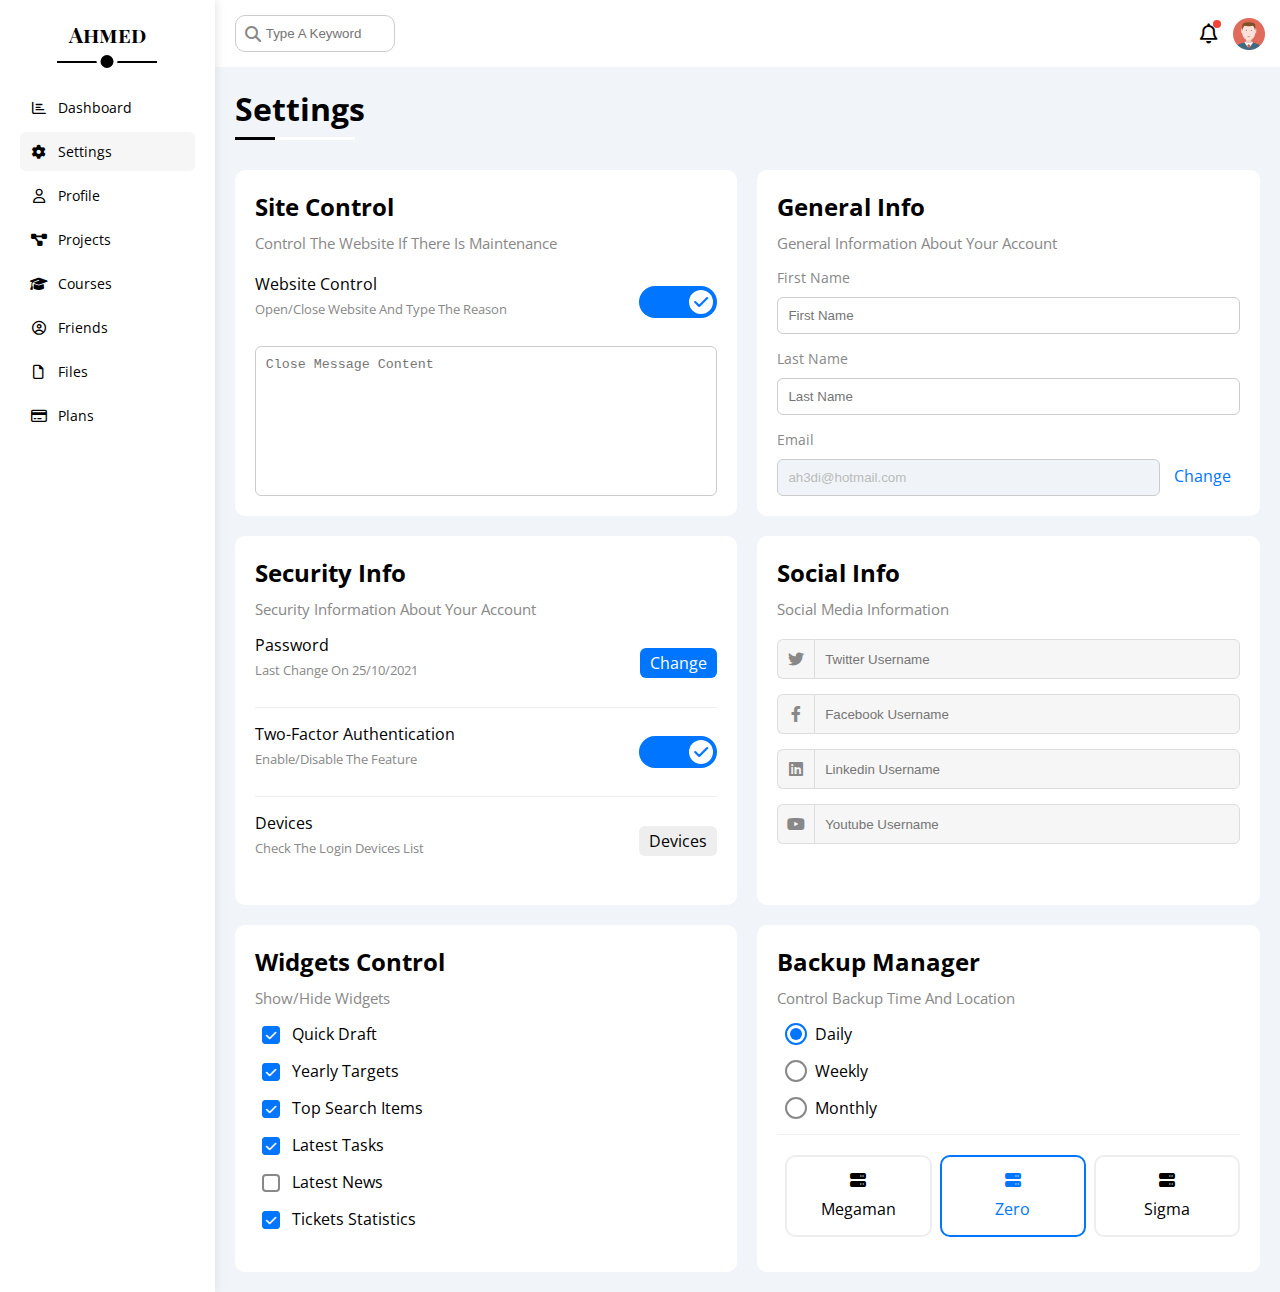
<file: settings.html>
<!DOCTYPE html>
<html lang="en">
<head>
    <meta charset="UTF-8">
    <meta name="viewport" content="width=device-width, initial-scale=1.0">
    <!-- Font Awesome Library -->
    <link rel="stylesheet" href="css/all.min.css">
    <!-- Framework File -->
    <link rel="stylesheet" href="css/framework.css">
    <!-- Main Template CSS File -->
    <link rel="stylesheet" href="css/master.css">
    <!-- Google Fonts -->
    <link rel="preconnect" href="https://fonts.googleapis.com">
    <link rel="preconnect" href="https://fonts.gstatic.com" crossorigin>
    <link href="https://fonts.googleapis.com/css2?family=Open+Sans:wght@300;500&family=Playfair+Display+SC:ital@0;1&display=swap" rel="stylesheet">
    <title>Settings</title>
</head>
<body>
    <div class="page d-flex">
        <div class="sidebar bg-white p-20 p-relative">
            <h3 class="p-relative txt-c mt-0">Ahmed</h3>
            <ul>
                <li>
                    <a href="index.html" class="d-flex align-c fs-14 c-black rad-6 p-10">
                        <i class="fa-regular fa-chart-bar fa-fw"></i>
                        <span>Dashboard</span>
                    </a>
                </li>

                <li>
                    <a href="settings.html" class="focus d-flex align-c fs-14 c-black rad-6 p-10">
                        <i class="fa-solid fa-gear fa-fw"></i>
                        <span>Settings</span>
                    </a>
                </li>

                <li>
                    <a href="profile.html" class="d-flex align-c fs-14 c-black rad-6 p-10">
                        <i class="fa-regular fa-user fa-fw"></i>
                        <span>Profile</span>
                    </a>
                </li>

                <li>
                    <a href="projects.html" class="d-flex align-c fs-14 c-black rad-6 p-10">
                        <i class="fa-solid fa-diagram-project fa-fw"></i>
                        <span>Projects</span>
                    </a>
                </li>

                <li>
                    <a href="courses.html" class="d-flex align-c fs-14 c-black rad-6 p-10">
                        <i class="fa-solid fa-graduation-cap fa-fw"></i>
                        <span>Courses</span>
                    </a>
                </li>

                <li>
                    <a href="friends.html" class="d-flex align-c fs-14 c-black rad-6 p-10">
                        <i class="fa-regular fa-circle-user fa-fw"></i>
                        <span>Friends</span>
                    </a>
                </li>

                <li>
                    <a href="files.html" class="d-flex align-c fs-14 c-black rad-6 p-10">
                        <i class="fa-regular fa-file fa-fw"></i>
                        <span>Files</span>
                    </a>
                </li>

                <li>
                    <a href="plans.html" class="d-flex align-c fs-14 c-black rad-6 p-10">
                        <i class="fa-regular fa-credit-card fa-fw"></i>
                        <span>Plans</span>
                    </a>
                </li>
            </ul>
        </div>

        <div class="content w-full">
            <!-- Start Head -->
            <div class="head between-flex p-15 bg-white">
                <div class="search p-relative">
                    <input class="p-10" type="search" placeholder="Type A Keyword">
                </div>

                <div class="icons d-flex align-c">
                    <span class="noti p-relative">
                        <i class="fa-regular fa-bell fa-lg"></i>
                    </span>
                    <img src="images/avatar.png" alt="">
                </div>
            </div>
            <!-- End Head -->
            <h1 class="p-relative">Settings</h1>

            <div class="settings-page d-grid gap-20 m-20">
                <!-- Start Settings Box -->
                <div class="main-format">
                    <h2 class="mt-0 mb-10">Site Control</h2>
                    <p class="mt-0 mb-20 c-grey fs-15">Control The Website If There Is Maintenance</p>
                    <div class="between-flex mb-15">
                        <div class="">
                            <span>Website Control</span>
                            <p class="mt-5 fs-13 c-grey mb-0">Open/Close Website And Type The Reason</p>
                        </div>
                        <div class="">
                            <label class="d-flex align-c">
                                <input type="checkbox" class="toggle-check" checked>
                                <div class="toggle-switch"></div>
                            </label>
                            
                        </div>
                    </div>
                    <textarea class="close-message p-10 w-full d-block rad-6" placeholder="Close Message Content"></textarea>
                </div>
                <!-- End Settings Box -->

                <!-- Start General Info -->
                <div class="main-format">
                    <h2 class="mt-0 mb-10">General Info</h2>
                    <p class="fs-15 c-grey mt-0">General Information About Your Account</p>

                    <div class="mb-15">
                        <label for="first" class="d-block fs-14 mb-10 c-grey">First Name</label>
                        <input type="text" placeholder="First Name" id="first" class="p-10 w-full rad-6 border-ccc">
                    </div>

                    <div class="mb-15">
                        <label for="last" class="d-block fs-14 mb-10 c-grey">Last Name</label>
                        <input type="text" placeholder="Last Name" id="last" class="p-10 w-full rad-6 border-ccc">
                    </div>
                    <div class="">
                        <label for="email" class="d-block fs-14 mb-10 c-grey">Email</label>
                        <input type="email" 
                        value="ah3di@hotmail.com" id="last" class="email p-10 w-full rad-6 border-ccc mr-10" disabled>
                        <a href="" class="c-blue">Change</a>
                    </div>
                </div>
                <!-- End General Info -->

                <!-- Start Security Info -->
                <div class="main-format">
                    <h2 class="mt-0 mb-10">Security Info</h2>
                    <p class="mt-0 c-grey fs-15">Security Information About Your Account</p>

                    <div class="sec-box mb-15 between-flex">
                        <div class="">
                            <span>Password</span>
                            <p class="c-grey fs-13 mt-5">Last Change On 25/10/2021</p>
                        </div>
                        <a href="#" class="button btn-shape c-white bg-blue">Change</a>
                    </div>

                    <div class="sec-box mb-15 between-flex">
                        <div class="">
                            <span>Two-Factor Authentication</span>
                            <p class="c-grey fs-13 mt-5">Enable/Disable The Feature</p>
                        </div>
                        <label class="align-c d-flex">
                            <input type="checkbox" class="toggle-check" checked>
                            <div class="toggle-switch"></div>
                        </label>
                    </div>

                    <div class="sec-box between-flex">
                        <div class="">
                            <span>Devices</span>
                            <p class="c-grey fs-13 mt-5">Check The Login Devices List</p>
                        </div>
                        <a href="#" class="button btn-shape c-black bg-eee">Devices</a>
                    </div>
                </div>
                <!-- End Security Info -->

                <!-- Start Social Info -->
                <div class="social-boxes main-format">
                    <h2 class="mt-0 mb-10">Social Info</h2>
                    <p class="c-grey mt-0 fs-15 mb-20">Social Media Information</p>
                    <div class="d-flex align-c mb-15">
                        <i class="fa-brands fa-twitter c-flex c-grey"></i>
                        <input class="w-full" type="text" placeholder="Twitter Username">
                    </div>
                    
                    <div class="d-flex align-c mb-15">
                        <i class="fa-brands fa-facebook-f c-flex c-grey"></i>
                        <input class="w-full" type="text" placeholder="Facebook Username">
                    </div>

                    <div class="d-flex align-c mb-15">
                        <i class="fa-brands fa-linkedin c-flex c-grey"></i>
                        <input class="w-full" type="text" placeholder="Linkedin Username">
                    </div>

                    <div class="d-flex align-c mb-15">
                        <i class="fa-brands fa-youtube c-flex c-grey"></i>
                        <input class="w-full" type="text" placeholder="Youtube Username">
                    </div>
                </div>
                <!-- End Social Info -->

                <!-- Start Widgets Control -->
                <div class="widgets-control main-format">
                    <h2 class="mt-0 mb-10">Widgets Control</h2>
                    <p class="mt-0 c-grey fs-15">Show/Hide Widgets</p>
                    <div class="control d-flex align-c mb-15">
                        <input type="checkbox" id="one" checked>
                        <label for="one">Quick Draft</label>
                    </div>

                    <div class="control d-flex align-c mb-15">
                        <input type="checkbox" id="two" checked>
                        <label for="two">Yearly Targets</label>
                    </div>

                    <div class="control d-flex align-c mb-15">
                        <input type="checkbox" id="three" checked>
                        <label for="three">Top Search Items</label>
                    </div>

                    <div class="control d-flex align-c mb-15">
                        <input type="checkbox" id="four" checked>
                        <label for="four">Latest Tasks</label>
                    </div>

                    <div class="control d-flex align-c mb-15">
                        <input type="checkbox" id="five">
                        <label for="five">Latest News</label>
                    </div>

                    <div class="control d-flex align-c">
                        <input type="checkbox" id="six" checked>
                        <label for="six">Tickets Statistics</label>
                    </div>
                </div>
                <!-- End Widgets Control -->

                <!-- Start Backup Manager -->
                <div class="backup-control main-format">
                    <h2 class="mt-0 mb-10">Backup Manager</h2>
                    <p class="mt-0 c-grey fs-15">Control Backup Time And Location</p>
        
                    <div class="date d-flex align-c mb-15">
                        <input type="radio" name="time" id="daily" checked>
                        <label for="daily">Daily</label>
                    </div>
                    
                    <div class="date d-flex align-c mb-15">
                        <input type="radio" name="time" id="Weekly">
                        <label for="Weekly">Weekly</label>
                    </div>

                    <div class="date d-flex align-c mb-15">
                        <input type="radio" name="time" id="Monthly">
                        <label for="Monthly">Monthly</label>
                    </div>
                    

                    <div class="servers d-flex align-c mb-15 txt-c">
                        <input type="radio" id="server-one" name="servers">
                        <div class="server w-full rad-10">
                            <label for="server-one" class="d-block m-15">
                                <i class="fa-solid fa-server d-block mb-10"></i>
                                Megaman
                            </label>
                        </div>

                        <input type="radio" id="server-two" name="servers" checked>
                        <div class="server w-full rad-10">
                            <label for="server-two" class="d-block m-15">
                                <i class="fa-solid fa-server d-block mb-10"></i>
                                Zero
                            </label>
                        </div>

                        <input type="radio" id="server-three" name="servers">
                        <div class="server w-full rad-10">
                            <label for="server-three" class="d-block m-15">
                                <i class="fa-solid fa-server d-block mb-10"></i>
                                Sigma
                            </label>
                        </div>
                    </div>
                </div>
                <!-- End Backup Manager -->
            </div>
        </div>
    </div>
</body>
</html>
</file>
<file: css/framework.css>
:root {
  --blue-color: #0075ff;
  --blue-alt-color: #0d69d5;
  --orange-color: #f59e0b;
  --green-color: #22c55e;
  --red-color: #f44336;
  --grey-color: #888;
}

/* Start Box */

.d-flex {
  display: flex;
}

.align-c {
  align-items: center;
}

.space-between {
  justify-content: space-between;
}

.f-wrap {
  flex-wrap: wrap;
}


.d-grid {
  display: grid;
}

.gap-20 {
  gap: 20px;
}

.d-block {
  display: block;
}

.b-bottom {
  border-bottom: 1px solid #eee;
}

@media (max-width: 767px) {
  .block-mobile {
    display: block;
  }

  .hide-mobile {
    display: none;
  }
}
/* End Box */

/* Start Dimensions */
.w-full {
  width: 100%;
}

.w-100 {
  width: 100px;
}

.h-full {
  height: 100%;
}

.h-100 {
  height: 100px;
}

.w-fit {
  width: fit-content;
}


/* End Dimensions */

/* Start Color */

.c-black {
  color: black;  
}

.c-white {
  color: white;
}

.c-grey {
  color: #888;
}

.c-orange {
  color: #f59e0b;
}

.c-green {
  color: #22c55e;
}

.c-blue {
  color: #0075ff;
}

.c-red {
  color: #f44336;
}

.bg-white {
  background-color: white;
}

.bg-blue {
  background-color: #0075ff;
}

.bg-orange {
  background-color: #f59e0b;
}

.bg-green {
  background-color: #22c55e;
}

.bg-red {
  background-color: #f44336;
}

.bg-eee {
  background-color: #eee;
}

/* End Color */

/* Start Margins */
.p-10 {
  padding: 10px;
}

.p-15 {
  padding: 15px;
}

.p-20 {
  padding: 20px;
}

.pt-15 {
  padding-top: 15px;
}

.pt-20 {
  padding-top: 20px;
}

.pb-10 {
  padding-bottom: 10px;
}

.pb-15 {
  padding-bottom: 15px;
}

.pb-20 {
  padding-bottom: 20px;
}

.pl-15 {
  padding-left: 15px;
}

.m-0 {
  margin: 0;
}

.m-15 {
  margin: 15px;
}

.m-20 {
  margin: 20px;
}

.mt-0 {
  margin-top: 0;
}

.mt-5 {
  margin-top: 5px;
}

.mt-10 {
  margin-top: 10px;
}

.mt-15 {
  margin-top: 15px;
}

.mt-20 {
  margin-top: 20px;
}

.mt-25 {
  margin-top: 25px;
}

.mr-10 {
  margin-right: 10px;
}

.mr-15 {
  margin-right: 15px;
}

.mb-5 {
  margin-bottom: 5px;
}

.mb-10 {
  margin-bottom: 10px;
}

.mb-15 {
  margin-bottom: 15px;
}

.mb-20 {
  margin-bottom: 20px;
}
/* End Margins */


/* Start Position */
.p-relative {
  position: relative;
}
/* End Position */

/* Start Font */
.txt-c {
  text-align: center;
}

.fw-b {
  font-weight: bold;
}

.fw-n {
  font-weight: normal;
}

.fs-13 {
  font-size: 13px;
}

.fs-14 {
  font-size: 14px;
}

.fs-15 {
  font-size: 15px;
}

.fs-25 {
  font-size: 25px;
}

@media (max-width: 767px) {
  .txt-c-mobile {
    text-align: center;
  }
}
/* End Font */

/* Start Border */
.rad-6 {
  border-radius: 6px;
  -webkit-border-radius: 6px;
  -moz-border-radius: 6px;
  -ms-border-radius: 6px;
  -o-border-radius: 6px;
}

.rad-10 {
  border-radius: 10px;
  -webkit-border-radius: 10px;
  -moz-border-radius: 10px;
  -ms-border-radius: 10px;
  -o-border-radius: 10px;
}

.rad-half {
  border-radius: 50%;
  -webkit-border-radius: 50%;
  -moz-border-radius: 50%;
  -ms-border-radius: 50%;
  -o-border-radius: 50%;
}

.b-none {
  border: none;
}

.border-ccc {
  border: 1px solid #ccc;
}

.border-eee {
  border: 1px solid #eee;
}
/* End Border */

/* Start Component */
.c-flex {
  display: flex;
  align-items: center;
  justify-content: center;
}

.between-flex {
  display: flex;
  align-items: center;
  justify-content: space-between;
}

.btn-shape {
  padding: 4px 10px;
  border-radius: 6px;
  -webkit-border-radius: 6px;
  -moz-border-radius: 6px;
  -ms-border-radius: 6px;
  -o-border-radius: 6px;
}

.main-format {
  background-color: white;
  padding: 20px;
  border-radius: 10px;
  -webkit-border-radius: 10px;
  -moz-border-radius: 10px;
  -ms-border-radius: 10px;
  -o-border-radius: 10px;
}
/* End Component */
</file>
<file: css/master.css>
:root {
    --blue-color: #0075ff;
    --blue-alt-color: #0d69d5;
    --orange-color: #f59e0b;
    --green-color: #22c55e;
    --red-color: #f44336;
    --grey-color: #888;
}

* {
    box-sizing: border-box;
}

body {
    font-family: "Open Sans", "sans-serif";
    margin: 0;
}

ul {
    list-style: none;
    margin: 0;
    padding: 0;
}

::-webkit-scrollbar {
    width: 10px;
}

::-webkit-scrollbar-track {
    background-color: white;
}

::-webkit-scrollbar-thumb {
    background-color: var(--blue-color)
}

::-webkit-scrollbar-thumb:hover {
    background-color: var(--blue-alt-color);
}

a {
    text-decoration: none;
}

*:focus {
    outline: none;
}

.page {
    background-color: #f1f5f9;
    min-height: 100vh;
}

/* Start Sidebar */

.page .sidebar {
    width: 250px;
    box-shadow: 0 0 10px #ddd;
}

.page .sidebar > h3 {
    font-family: 'Playfair Display SC', serif;
    margin-bottom: 40px;
    font-size: 21px;
}

.page .sidebar > h3::before,
.page .sidebar > h3::after  {
    content: '';
    position: absolute;
    left: 50%;
    transform: translateX(-50%);
    -webkit-transform: translateX(-50%);
    -moz-transform: translateX(-50%);
    -ms-transform: translateX(-50%);
    -o-transform: translateX(-50%);
    background-color: black;
}

.page .sidebar > h3::before {
    width: 100px;
    height: 2px;
    bottom: -15px;
}

.page .sidebar > h3::after {
    width: 13px;
    height: 13px;
    bottom: -24px;
    border: solid white 4px;
    border-radius: 50%;
    -webkit-border-radius: 50%;
    -moz-border-radius: 50%;
    -ms-border-radius: 50%;
    -o-border-radius: 50%;
}

.page .sidebar ul li a {
    margin-bottom: 5px;
    transition: 0.3s;
    -webkit-transition: 0.3s;
    -moz-transition: 0.3s;
    -ms-transition: 0.3s;
    -o-transition: 0.3s;
}

.page .sidebar ul li a.focus,
.page .sidebar ul li a:hover  {
    background-color: #f6f6f6;
}

.page .sidebar ul li span {
    margin-left: 10px;
    font-size: 14px;
}

@media (max-width: 767px) {
    .page .sidebar {
        width: 62px;
        padding: 10px;
    }

    .page .sidebar > h3 {
        font-size: 12px;
        margin-bottom: 15px;
    }

    .page .sidebar > h3::before,
    .page .sidebar > h3::after {
        display: none;
    }

    .page .sidebar ul li span {
        display: none;
    }
}

/* End Sidebar */

/* Start Content */
.content {
    overflow: hidden;
}

.content .search::before {
    content: "\f002";
    font-weight: 900;
    font-family: var(--fa-style-family-classic);
    position: absolute;
    top: 50%;
    left: 15px;
    font-style: 14px;
    color: var(--grey-color);
    transform: translateY(-50%);
    -webkit-transform: translateY(-50%);
    -moz-transform: translateY(-50%);
    -ms-transform: translateY(-50%);
    -o-transform: translateY(-50%);
}

.content .search input {
    border: 1px #ccc solid;
    padding-left: 30px;
    margin-left: 5px;
    width: 160px;
    transition: width 0.3s;
    border-radius: 10px;
    -webkit-border-radius: 10px;
    -moz-border-radius: 10px;
    -ms-border-radius: 10px;
    -o-border-radius: 10px;
    -webkit-transition: width 0.3s;
    -moz-transition: width 0.3s;
    -ms-transition: width 0.3s;
    -o-transition: width 0.3s;
}

.content .search input:focus {
    width: 200px;
}

.content .search input:focus::placeholder {
    opacity: 0;
}

.head .icons .noti::before {
    content: '';
    position: absolute;
    width: 8px;
    height: 8px;
    top: -3px;
    right: -3px;
    background-color: var(--red-color);
    border-radius: 50%;
    -webkit-border-radius: 50%;
    -moz-border-radius: 50%;
    -ms-border-radius: 50%;
    -o-border-radius: 50%;
}

.head .icons img {
    width: 32px;
    height: 32px;
    margin-left: 15px;
}

.page h1 {
    margin: 20px 20px 40px;
}

.page h1::before,
.page h1::after {
    content: '';
    position: absolute;
    height: 3px;
    bottom: -10px;
    left: 0;
}

.page h1::before {
    background-color: white;
    width: 120px;
}

.page h1::after {
    background-color: black;
    width: 40px;
}

.wrapper {
    grid-template-columns: repeat(auto-fill, minmax(450px, 1fr));
    margin: 0 20px;
}

@media (max-width: 767px) {
    .wrapper {
        grid-template-columns: minmax(200px, 1fr);
        margin: 0 10px;
        gap: 10px;
    }
}

/* End Content */

/* Start Welcome Widget */
.welcome {
    overflow: hidden;
}

.welcome .intro img {
    width: 200px;
    margin-bottom: -10px;
}

.welcome .avatar {
    width: 64px;
    border: 2px solid white;
    border-radius: 50%;
    margin: -32px 0 0 18px;
    padding: 2px;
    box-shadow: 0 0 5px #ddd;
}

.welcome .body {
    border-top: 1px solid #eee;
    border-bottom: 1px solid #eee;
}

.welcome .body > div {
    flex: 1;
}

.welcome .visit {
    margin: 80px 15px 15px auto;
    transition: 0.3s;
    -webkit-transition: 0.3s;
    -moz-transition: 0.3s;
    -ms-transition: 0.3s;
    -o-transition: 0.3s;
}

.welcome .visit:hover {
    background-color: var(--blue-alt-color);
}

@media (max-width: 767px) {
    .welcome .intro {
        padding-bottom: 30px;
    }

    .welcome .avatar {
        margin-left: 0;
    }

    .welcome .body > div:not(:last-child) {
        margin-bottom: 20px;
    }
}
/* End Welcome Widget */

/* Start Quick Draft Widget */
.quick-draft textarea {
    resize: none;
    min-height: 190px;
}

.quick-draft .save {
    margin-left: auto;
    cursor: pointer;
    transition: 0.3s;
    -webkit-transition: 0.3s;
    -moz-transition: 0.3s;
    -ms-transition: 0.3s;
    -o-transition: 0.3s;
}

.quick-draft .save:hover {
    background-color: var(--blue-alt-color);
}
/* End Quick Draft Widget */

/* Start Targets */
.targets .target-row .icon {
    width: 80px;
    height: 80px;
    margin-right: 15px;
}

.targets .details {
    flex: 1;
}

.targets .details .progress {
    height: 3px;
}

.targets .details .progress > span {
    position: absolute;
    left: 0;
    top: 0;
    height: 100%;
}

.targets .details .progress > span span {
    position: absolute;
    padding: 2px 5px;
    bottom: 16px;
    right: -17px;
    font-size: 13px;
    border-radius: 6px;
    -webkit-border-radius: 6px;
    -moz-border-radius: 6px;
    -ms-border-radius: 6px;
    -o-border-radius: 6px;
}

.targets .details .progress > span span::after {
    content: '';
    position: absolute;
    bottom: -15px;
    left: 50%;
    border: 10px solid;
    border-color: transparent transparent transparent;
    transform: translateX(-50%);
    -webkit-transform: translateX(-50%);
    -moz-transform: translateX(-50%);
    -ms-transform: translateX(-50%);
    -o-transform: translateX(-50%);
}

.targets .details .progress > .money span::after {
    border-top-color: var(--blue-color);
}

.targets .details .progress > .projects span::after {
    border-top-color: var(--orange-color);
}

.targets .details .progress > .team span::after {
    border-top-color: var(--green-color);
}

.money .icon,
.money .progress {
    background-color: rgb(0 117 255 / 20%);
}

.projects .icon,
.projects .progress {
    background-color: rgb(245 158 11 / 20%);
}

.team .icon,
.team .progress {
    background-color: rgb(34 197 94 / 20%);
}
/* End Targets */

/* Start Tickets */
.tickets .box {
    border: solid 1px #ccc;
    width: calc(50% - 10px);
    transition: 0.3s;
    -webkit-transition: 0.3s;
    -moz-transition: 0.3s;
    -ms-transition: 0.3s;
    -o-transition: 0.3s;
}

.tickets .box:hover {
    border-color: #acaaaa;
}

@media (max-width: 767px) {
    .tickets .box {
        width: 100%;
    }
}
/* End Tickets */

/* Start News */
.news h2 {
    text-align: start;
}

.news .news-row:not(:last-of-type) {
    margin-bottom: 20px;
    border-bottom: 1px solid #eee;
    padding-bottom: 20px;
}

.news .news-row img {
    width: 100px;
    margin-right: 15px;
    border-radius: 6px;
    -webkit-border-radius: 6px;
    -moz-border-radius: 6px;
    -ms-border-radius: 6px;
    -o-border-radius: 6px;
}

.news .info {
    flex-grow: 1;
}

.news .news-row h3 {
    margin: 0 0 6px;
    font-size: 16px;
}

@media (max-width: 767px) {
    .news .news-row img {
        margin: 0;
    }

    .news .news-row .lable {
        width: fit-content;
        margin: 10px auto;
    }
}
/* End News */

/* Start Tasks */
.tasks .task-row:not(:last-of-type) {
    border-bottom: 1px solid #eee;
    padding-bottom: 15px;
    margin-bottom: 15px;
}

.tasks .info {
    flex-grow: 1;
}

.tasks .done {
    opacity: 0.3;
}

.tasks .done h3,
.tasks .done p {
    text-decoration: line-through;
}

.tasks .delete {
    cursor: pointer;
    margin-left: 1px;
    transition: 0.3s;
    -webkit-transition: 0.3s;
    -moz-transition: 0.3s;
    -ms-transition: 0.3s;
    -o-transition: 0.3s;
}

.tasks .delete:hover {
    color: var(--red-color);

}
/* End Tasks */

/* Start Uploads */
.uploads ul li img {
    width: 40px;
}
/* End Uploads */

/* Start Project Progress */
.proj-prog ul::before {
    content: '';
    position: absolute;
    width: 2px;
    height: 100%;
    background-color: var(--blue-color);
    left: 11px;
}

.proj-prog ul li::before {
    content: '';
    display: block;
    width: 20px;
    height: 20px;
    border-radius: 50%;
    border: 2px solid white;
    background-color: white;
    outline: 2px solid var(--blue-color);
    margin-right: 15px;
    z-index: 1;

}

.proj-prog ul li.done::before {
    background-color: var(--blue-color);
}

.proj-prog ul li.current::before {
    animation: change-color 0.8s infinite alternate;
    -webkit-animation: change-color 0.8s infinite alternate;
}

.proj-prog .launch-icon {
    width: 160px;
    opacity: 0.2;
    position: absolute;
    bottom: 0;
    right: 0;
}
/* End Project Progress */


/* Start Reminders */
.reminders ul li .key {
    width: 15px;
    height: 15px;
}

.reminders ul li .blue {
    border-left: solid 2px var(--blue-color);
}

.reminders ul li .green {
    border-left: solid 2px var(--green-color);
}

.reminders ul li .orange {
    border-left: solid 2px var(--orange-color);
}

.reminders ul li .red {
    border-left: solid 2px var(--red-color);
}
/* End Reminders */

/* Start Last Post */
.last-post .avatar {
    width: 48px;
    height: 48px;
}

.last-post .content {
    border-top: 1px solid #eee;
    border-bottom: 1px solid #eee;
    font-size: 16px;
    text-transform: capitalize;
    line-height: 1.8;
}
/* End Last Post */

/* Start Social */
.social .box {
    padding-left: 70px;
}

.social .box i {
    position: absolute;
    left: 0;
    top: 0;
    width: 55px;
    transition: 0.3s;
    -webkit-transition: 0.3s;
    -moz-transition: 0.3s;
    -ms-transition: 0.3s;
    -o-transition: 0.3s;
}

.social .box:hover i {
    transform: rotate(5deg);
    -webkit-transform: rotate(5deg);
    -moz-transform: rotate(5deg);
    -ms-transform: rotate(5deg);
    -o-transform: rotate(5deg);
}

.social .twitter i,
.social .twitter a {
    background-color: #1da1f2;
}

.social .twitter {
    background-color: rgb(29 161 242 / 20%);
    color: #1da1f2;
}

.social .facebook i,
.social .facebook a {
    background-color: #1877f2;
}

.social .facebook {
    background-color: rgb(24 119 242 / 20%);
    color: #1877f2;
}

.social .youtube i,
.social .youtube a {
    background-color: #ff0000;
}

.social .youtube {
    background-color: rgb(255 0 0 / 20%);
    color: #ff0000;
}

.social .linkedin i,
.social .linkedin a {
    background-color: #0a66c2;
}

.social .linkedin {
    background-color: rgb(0 119 181 / 20%);
    color: #0077b5;
  }
/* End Social */

/* Start Projects Table */
.projects .responsive-table {
    overflow-x: auto;
}

.projects table {
    min-width: 1000px;
    border-spacing: 0;
}

.projects thead td {
    background-color: #eee;
    font-weight: bold;
}

.projects table td {
    padding: 15px;
}

.projects tbody td {
    border-bottom: solid 1px #eee;
    border-left: solid 1px #eee;
    transition: 0.3s;
    -webkit-transition: 0.3s;
    -moz-transition: 0.3s;
    -ms-transition: 0.3s;
    -o-transition: 0.3s;
}

.projects tbody tr td:last-child {
    border-right: 1px solid #eee;
}

.projects tbody tr:hover td {
    background-color: #faf7f7;
}

.projects table img {
    width: 32px;
    height: 32px;
    background-color: #fff;
    padding: 2px;
    border-radius: 50%;
    -webkit-border-radius: 50%;
    -moz-border-radius: 50%;
    -ms-border-radius: 50%;
    -o-border-radius: 50%;
}

.projects table img:not(:first-child) {
    margin-left: -20px;
}

.projects table .label {
    font-size: 13px;
}
/* End Projects Table */

/* Start Settings */
.settings-page {
    grid-template-columns: repeat(auto-fill, minmax(500px, 1fr));
}

@media (max-width: 767px) {
    .settings-page {
        grid-template-columns: minmax(100px, 1fr);
        gap: 10px;
        margin: 0 10px;
    }
}

.settings-page .close-message {
    resize: none;
    border: 1px solid #ccc;
    min-height: 150px;
}

.settings-page .email {
    display: inline-flex;
    width: calc(100% - 80px);
}

.settings-page .sec-box {
    padding-bottom: 15px;
}

.settings-page .sec-box:not(:last-of-type) {
    border-bottom: 1px solid #eee;
}

.settings-page :disabled {
    cursor: no-drop;
    background-color: #f0f4f8;
    color: #bbb;
}

.settings-page .social-boxes i {
    width: 40px;
    height: 40px;
    border: 1px solid #ddd;
    border-right: none;
    background-color: #f6f6f6;
    border-radius: 6px 0 0 6px;
    -webkit-border-radius: 6px 0 0 6px;
    -moz-border-radius: 6px 0 0 6px;
    -ms-border-radius: 6px 0 0 6px;
    -o-border-radius: 6px 0 0 6px;
    transition: 0.3s;
    -webkit-transition: 0.3s;
    -moz-transition: 0.3s;
    -ms-transition: 0.3s;
    -o-transition: 0.3s;
}


.settings-page .social-boxes input {
    height: 40px;
    background-color: #f6f6f6;
    border: 1px solid #ddd;
    padding-left: 10px;
    border-radius: 6px 6px;
    -webkit-border-radius: 0 6px 6px 0;
    -moz-border-radius: 6px 6px;
    -ms-border-radius: 6px 6px;
    -o-border-radius: 6px 6px;
}

.settings-page .social-boxes > div:focus-within i {
    color: black;
}

.widgets-control .control label {
    padding-left: 30px;
    cursor: pointer;
    position: relative;

}

.widgets-control .control label::before,
.widgets-control .control label::after {
    position: absolute;
    left: 0;
    top: 50%;
    margin-top: -8px;
    border-radius: 4px;
    -webkit-border-radius: 4px;
    -moz-border-radius: 4px;
    -ms-border-radius: 4px;
    -o-border-radius: 4px;
    transition: 0.3s;
    -webkit-transition: 0.3s;
    -moz-transition: 0.3s;
    -ms-transition: 0.3s;
    -o-transition: 0.3s;
}

.widgets-control .control label::before {
    content: '';
    border: 2px solid var(--grey-color);
    width: 14px;
    height: 14px;
}

.widgets-control .control label::after {
    background-color: var(--blue-color);
    font-family: var(--fa-style-family-classic);
    content: '\f00c';
    display: flex;
    align-items: center;
    justify-content: center;
    font-weight: 900;
    color: white;
    font-size: 12px;
    width: 18px;
    height: 18px;
    transform: scale(0) rotate(360deg);
    -webkit-transform: scale(0) rotate(360deg);
    -moz-transform: scale(0) rotate(360deg);
    -ms-transform: scale(0) rotate(360deg);
    -o-transform: scale(0) rotate(360deg);

}

.widgets-control .control input[type="checkbox"]:checked + label::after {
    transform: scale(1);
    -webkit-transform: scale(1);
    -moz-transform: scale(1);
    -ms-transform: scale(1);
    -o-transform: scale(1);
}  

.widgets-control .control label:hover::before {
    border-color: var(--blue-color);
}

.widgets-control .control input[type="checkbox"] {
    appearance: none;
    -webkit-appearance: none;
}

.backup-control input[type="radio"] {
    appearance: none;
    -webkit-appearance: none;
}

.backup-control .date label {
    position: relative;
    padding-left: 30px;
    cursor: pointer;
}

.backup-control .date label::before,
.backup-control .date label::after {
    content: '';
    position: absolute;
    margin-top: -11px;
    border-radius: 50%;
    -webkit-border-radius: 50%;
    -moz-border-radius: 50%;
    -ms-border-radius: 50%;
    -o-border-radius: 50%;
    transition: 0.3s;
    -webkit-transition: 0.3s;
    -moz-transition: 0.3s;
    -ms-transition: 0.3s;
    -o-transition: 0.3s;
}

.backup-control .date label::before {
    width: 18px;
    height: 18px;
    top: 50%;
    left: 0;
    border: 2px solid var(--grey-color);
}

.backup-control .date label::after {
    top: 16px;
    left: 5px;
    width: 12px;
    height: 12px;
    background-color: var(--blue-color);
    transform: scale(0);
    -webkit-transform: scale(0);
    -moz-transform: scale(0);
    -ms-transform: scale(0);
    -o-transform: scale(0);
}

.backup-control .date input[type="radio"]:checked + label::before {
    border-color: var(--blue-color);
}

.backup-control .date input[type="radio"]:checked + label::after {
    transform: scale(1);
    -webkit-transform: scale(1);
    -moz-transform: scale(1);
    -ms-transform: scale(1);
    -o-transform: scale(1);
}

.servers {
    border-top: 1px solid #eee;
    padding-top: 20px;
}

.servers .server {
    border: 2px solid #eee;
    transition: 0.3s;
    -webkit-transition: 0.3s;
    -moz-transition: 0.3s;
    -ms-transition: 0.3s;
    -o-transition: 0.3s;
}

@media (max-width: 767px) {
    .servers {
        flex-direction: column;
    }

    .servers .server {
        margin-bottom: 10px;
    }
}

.servers .server label {
    cursor: pointer;
}

.servers input[type="radio"]:checked + .server {
    border-color: var(--blue-color);
    color: var(--blue-color);
}

.toggle-check {
    appearance: none;
    -webkit-appearance: none;
    display: none;
}

.toggle-switch {
    background-color: #ccc;
    width: 78px;
    height: 32px;
    border-radius: 16px;
    position: relative;
    transition: 0.3s;
    cursor: pointer;
}

.toggle-switch::before {
    content: '\f00d';
    font-weight: 900;
    font-family: var(--fa-style-family-classic);
    background-color: white;
    width: 24px;
    height: 24px;
    position: absolute;
    border-radius: 50%;
    top: 4px;
    left: 4px;
    display: flex;
    align-items: center;
    justify-content: center;
    color: #aaa;
    transition: 0.3s;
    -webkit-transition: 0.3s;
    -moz-transition: 0.3s;
    -ms-transition: 0.3s;
    -o-transition: 0.3s;
}

.toggle-check:checked + .toggle-switch {
    background-color: var(--blue-color);

}

.toggle-check:checked + .toggle-switch::before {
    left: 50px;
    content: '\f00c';
    color: var(--blue-color);
}


/* End Settings */

/* Start Profile */

@media (max-width: 767px) {
    .profile-page {
        margin-left: 10px;
        margin-right: 10px;
    }

    .profile-page .overview {
        flex-direction: column;
    } 
}

.profile-page .avatar-box {
    width: 300px;
}

@media (min-width: 768px) {
    .profile-page .avatar-box {
        border-right: 1px solid #eee;
    }
}

.profile-page .avatar-box > img {
    width: 120px;
    height: 120px;
}

.profile-page .avatar-box .level {
    height: 6px;
    overflow: hidden;
    width: 60%;
    margin: auto;
}

.profile-page .avatar-box .level span {
    position: absolute;
    left: 0;
    top: 0;
    height: 100%;
    background: var(--blue-color);
    border-radius: 6px;
    -webkit-border-radius: 6px;
    -moz-border-radius: 6px;
    -ms-border-radius: 6px;
    -o-border-radius: 6px;
}

.profile-page .info-box .box:not(:last-child) {
    border-bottom: 1px solid #eee;
    transition: 0.3s;
    -webkit-transition: 0.3s;
    -moz-transition: 0.3s;
    -ms-transition: 0.3s;
    -o-transition: 0.3s;
}

.profile-page .info-box .box:hover {
    background-color: #f9f9f9;
}

@media (min-width: 768px) {
    .profile-page .info-box .box:hover:first-child {
        border-radius: 0 10px 0 0;
        -webkit-border-radius: 0 10px 0 0;
        -moz-border-radius: 0 10px 0 0;
        -ms-border-radius: 0 10px 0 0;
        -o-border-radius: 0 10px 0 0;
    }

    .profile-page .info-box .box:hover:last-child {
        border-radius: 0 0 10px 0;
        -webkit-border-radius: 0 0 10px 0;
        -moz-border-radius: 0 0 10px 0;
        -ms-border-radius: 0 0 10px 0;
        -o-border-radius: 0 0 10px 0;
    }
}

@media (max-width: 767px) {
    .profile-page .info-box .box:hover:last-child {
        border-radius: 0 0 10px 10px;
        -webkit-border-radius: 0 0 10px 10px;
        -moz-border-radius: 0 0 10px 10px;
        -ms-border-radius: 0 0 10px 10px;
        -o-border-radius: 0 0 10px 10px;
    }
}

.profile-page .info-box .box > div {
    min-width: 250px;
    padding: 10px 0 0;
}


/* ----------------------------- */
@media (max-width: 767px) {
    .profile-page .other-data {
      flex-direction: column;
      margin-top: 10px;
    }
}

.profile-page .other-data .my-skills {
    flex-grow: 1;
}

.profile-page .other-data .my-skills ul li {
    padding: 10px 0;
}

.profile-page .other-data .my-skills ul li:not(:last-child) {
    border-bottom: 1.5px solid #eee;
}

.profile-page .other-data .my-skills ul li span {
    background-color: #eee;
    display: inline-flex;
    padding: 4px 10px;
    font-size: 14px;
    border-radius: 6px;
    margin-bottom: 5px;
    -webkit-border-radius: 6px;
    -moz-border-radius: 6px;
    -ms-border-radius: 6px;
    -o-border-radius: 6px;
}

.profile-page .other-data .my-skills ul li span:not(:last-child) {
    margin-right: 1px;
}

.profile-page .info-box .toggle-switch {
    height: 20px;
}

@media (max-width: 767px) {
    .profile-page .info-box .toggle-switch {
        margin: auto;
    }

    .profile-page .info-box .box > div {
        width: 100%;
    }
}

.profile-page .info-box .toggle-switch::before {
    height: 12px;
    width: 12px;
    font-size: 8px;
}

.profile-page .info-box .toggle-check:checked + .toggle-switch::before {
    left: 62px;
}


.latest-activities {
    flex-grow: 1.5;
}

@media (max-width: 767px) {
    .latest-activities {
        margin-top: -10px;
    }
}

.latest-activities .activity:not(:last-of-type) {
    border-bottom: 1px solid #eee;
    padding-bottom: 20px;
    margin-bottom: 20px;
}

.latest-activities .activity img {
    width: 64px;
    height: 64px;
    margin-right: 10px;
}

@media (min-width: 768px) {
    .profile-page .activity .date {
      margin-left: auto;
      text-align: right;
    }
}

@media (max-width: 767px) {
    .profile-page .activity {
      flex-direction: column;
    }

    .profile-page .activity .date {
        margin-top: 15px;
    }

    .profile-page .activity img {
        margin-right: 0;
        margin-bottom: 15px;
    }
    
}

/* End Profile */

/* Start Projects */
.projects-page {
    grid-template-columns: repeat(auto-fill, minmax(500px, 1fr));
}

@media (max-width: 767px) {
    .projects-page {
      grid-template-columns: minmax(200px, 1fr);
      margin-left: 10px;
      margin-right: 10px;
      gap: 10px;
    }
}

.projects-page .project .date {
    position: absolute;
    top: 10px;
    right: 10px;
}

.projects-page .project .team {
    position: relative;
    min-height: 60px;
}

.projects-page .project .team a {
    position: absolute;
    bottom: 0;
    left: 0;
}

.projects-page .project .team a:hover {
    z-index: 10;
}

.projects-page .project .team a:nth-child(2) {
    left: 25px;
}

.projects-page .project .team a:nth-child(3) {
    left: 50px;
}

.projects-page .project .team a:nth-child(4) {
    left: 75px;
}

.projects-page .project .team a:nth-child(5) {
    left: 100px;
}

.projects-page .project .team img {
    width: 40px;
    height: 40px;
    border: 2px solid white;
    border-radius: 50%;
    -webkit-border-radius: 50%;
    -moz-border-radius: 50%;
    -ms-border-radius: 50%;
    -o-border-radius: 50%;
}

.projects-page .project .do {
    justify-content: flex-end;
    border-top: 1px solid #eee;
    margin-top: 15px;
    padding-top: 15px;
}

@media (max-width: 767px) {
  .projects-page .project .do {
    flex-direction: column;
  }
}

.projects-page .project .do span {
    margin-left: 5px;
    padding: 3px 8px;
    width: fit-content;
}

@media (max-width: 767px) {
    .projects-page .project .do span:not(:last-child) {
      margin-bottom: 10px;
    }
}

.projects-page .project .info {
    border-top: 1px solid #eee;
    margin-top: 15px;
    padding-top: 15px;
}


.projects-page .project .info .prog {
    position: relative;
    height: 8px;
    width: 250px;
    border-radius: 6px;
    -webkit-border-radius: 6px;
    -moz-border-radius: 6px;
    -ms-border-radius: 6px;
    -o-border-radius: 6px;
}

.projects-page .project .info .prog span {
    position: absolute;
    top: 0;
    left: 0;
    height: 100%;
    border-radius: 6px;
    -webkit-border-radius: 6px;
    -moz-border-radius: 6px;
    -ms-border-radius: 6px;
    -o-border-radius: 6px;
}

@media (max-width: 767px) {
    .projects-page .project .info {
      flex-direction: column;
    }

    .projects-page .project .prog {
        margin-bottom: 10px;
      }
}
/* End Projects */

/* Start Courses */
.courses-page {
    grid-template-columns: repeat(auto-fill, minmax(300px, 1fr));
}

@media (max-width: 767px) {
    .courses-page {
        margin-left: 10px;
        margin-right: 10px;
        gap: 10px;
    }
}

.courses-page .course {
    overflow: hidden;
}

.courses-page .course .cover {
    max-width: 100%;
}

.courses-page .course .instructor {
    position: absolute;
    top: 20px;
    left: 20px;
    width: 64px;
    height: 64px;
    border: 2px solid white;
    border-radius: 50%;
    -webkit-border-radius: 50%;
    -moz-border-radius: 50%;
    -ms-border-radius: 50%;
    -o-border-radius: 50%;
}

.courses-page .course .description {
    line-height: 1.6;
}

.courses-page .course .info {
    border-top: 1px solid #eee;
}

.courses-page .course .info .title {
    position: absolute;
    top: -13px;
    left: 50%;
    transform: translateX(-50%);
    -webkit-transform: translateX(-50%);
    -moz-transform: translateX(-50%);
    -ms-transform: translateX(-50%);
    -o-transform: translateX(-50%);
}
/* End Courses */

/* Start Friends */
.friends-page {
    grid-template-columns: repeat(auto-fill, minmax(300px, 1fr));
}

@media (max-width: 767px) {
    .friends-page {
      grid-template-columns: minmax(200px, 1fr);
      margin-left: 10px;
      margin-right: 10px;
      gap: 10px;
    }
}

.friends-page .contact {
    position: absolute;
    left: 10px;
    top: 10px;
}

.friends-page .contact i {
    color: #666;
    font-size: 13px;
    cursor: pointer;
    padding: 10px;
    background-color: #eee;
    border-radius: 50%;
    -webkit-border-radius: 50%;
    -moz-border-radius: 50%;
    -ms-border-radius: 50%;
    -o-border-radius: 50%;
    transition: 0.3;
    -webkit-transition: 0.3;
    -moz-transition: 0.3;
    -ms-transition: 0.3;
    -o-transition: 0.3;
}

.friends-page .contact i:hover {
    background-color: var(--blue-color);
    color: white;
}

.friends-page .friend .icons {
    border-top: 1px solid #eee;
    border-bottom: 1px solid #eee;
    padding-top: 15px;
    padding-bottom: 15px;
    margin-top: 15px;
    margin-bottom: 15px;
}

.friends-page .friend .icons i {
    margin-right: 5px;
}

.friends-page .friend .icons .vip {
    position: absolute;
    right: 0;
    top: 50%;
    font-size: 40px;
    opacity: 0.2;
    cursor: default;
    transform: translateY(-50%);
    -webkit-transform: translateY(-50%);
    -moz-transform: translateY(-50%);
    -ms-transform: translateY(-50%);
    -o-transform: translateY(-50%);
}
/* End Friends */

/* Start Files */
.files-page {
    flex-direction: row-reverse;
    align-items: flex-start;
}

.files-page .files-stats {
    min-width: 260px;
}

.files-page .files-stats .icon {
    width: 40px;
    height: 40px;
    margin-right: 10px;
    border-radius: 4px;
    -webkit-border-radius: 4px;
    -moz-border-radius: 4px;
    -ms-border-radius: 4px;
    -o-border-radius: 4px;
}

.files-page .files-stats .blue {
    background-color: rgb(0 117 255 / 20%);
}

.files-page .files-stats .green {
    background-color: rgb(34 197 94 / 20%);
}

.files-page .files-stats .red {
    background-color: rgb(244 67 54 / 20%);
}

.files-page .files-stats .orange {
    background-color: rgb(245 158 11 / 20%);
}

.files-page .files-stats .size {
    margin-left: auto;
}

.files-page .files-stats .upload {
    margin: 15px auto 0;
    padding: 10px 15px;
    transition: 0.3s;
}

.files-page .files-stats .upload:hover {
    background-color: var(--blue-alt-color);
}

.files-page .files-stats .upload:hover > i {
    animation: go-up 0.8s infinite;
    -webkit-animation: go-up 0.8s infinite;
}

.files-page .files-content {
    grid-template-columns: repeat(auto-fill, minmax(200px, 1fr));
    flex: 1;
}

.files-page .file .icon img {
    width: 64px;
    height: 64px;
    transition: 0.3s;
    -webkit-transition: 0.3s;
    -moz-transition: 0.3s;
    -ms-transition: 0.3s;
    -o-transition: 0.3s;
}

.files-page .file:hover .icon img {
    transform: rotate(6deg);
    -webkit-transform: rotate(6deg);
    -moz-transform: rotate(6deg);
    -ms-transform: rotate(6deg);
    -o-transform: rotate(6deg);
}

.files-page .file .info {
    border-top: 1px solid #eee;
    margin-top: 10px;
    padding-top: 10px;
}

@media (max-width: 767px) {
    .files-page {
        flex-direction: column;
        align-items: normal;
        margin-left: 10px;
        margin-right: 10px;
        gap: 10px;
    }

    .files-page .files-content {
        gap: 10px;
    }
}

/* End Files */

/* Start Plans */
.plans-page {
    grid-template-columns: repeat(auto-fill, minmax(450px, 1fr));
}

@media (max-width: 767px) {
    .plans-page {
        grid-template-columns: repeat(auto-fill, minmax(250px, 1fr));
        margin-left: 10px;
        margin-right: 10px;
        gap: 10px;
    }
}

.plans-page .plan .top {
    border: 3px solid white;
}

.plans-page .green .top {
    outline: 3px solid var(--green-color);
}

.plans-page .blue .top {
    outline: 3px solid var(--blue-color);
}

.plans-page .orange .top {
    outline: 3px solid var(--orange-color);
}

.plans-page .plan .price {
    position: relative;
    font-size: 40px;
    margin: auto;
}

.plans-page .plan .price span {
    position: absolute;
    font-size: 25px;
    top: 0;
    left: -20px;
}

.plans-page .plan ul li {
    display: flex;
    align-items: center;
    padding: 15px 0;
    border-bottom: 1px solid #eee;
}

.plans-page .plan ul li {
    font-size: 15px;
}

.plans-page .plan ul li i:not(.yes) {
    color: var(--red-color);
}

.plans-page .plan ul li .yes {
    color: var(--green-color);
}

.plans-page .plan ul li i:first-child {
    font-size: 18px;
    margin-right: 5px;
} 

.plans-page .plan ul li i:last-child {
    margin-left: auto;
    color: var(--grey-color);
    cursor: pointer;  
}

@media (max-width: 767px) {
    .plans-page .plan ul li i:last-child {
        margin-right: 1px;
    }
}

.plans-page .plan a {
    font-size: 18px;
    padding: 10px 50px;
    margin: auto;
}

/* End Plans */


/* Start Animations */
@keyframes change-color {
    from {
        background-color: white;
    }

    to {
        
        background-color: var(--blue-color);
    }
}

@keyframes go-up {
    0%,
    100% {
        transform: translateY(0);
        -webkit-transform: translateY(0);
        -moz-transform: translateY(0);
        -ms-transform: translateY(0);
        -o-transform: translateY(0);
}

    50% {
        transform: translateY(-5px);
        -webkit-transform: translateY(-5px);
        -moz-transform: translateY(-5px);
        -ms-transform: translateY(-5px);
        -o-transform: translateY(-5px);
}
}
/* End Animations */
</file>
